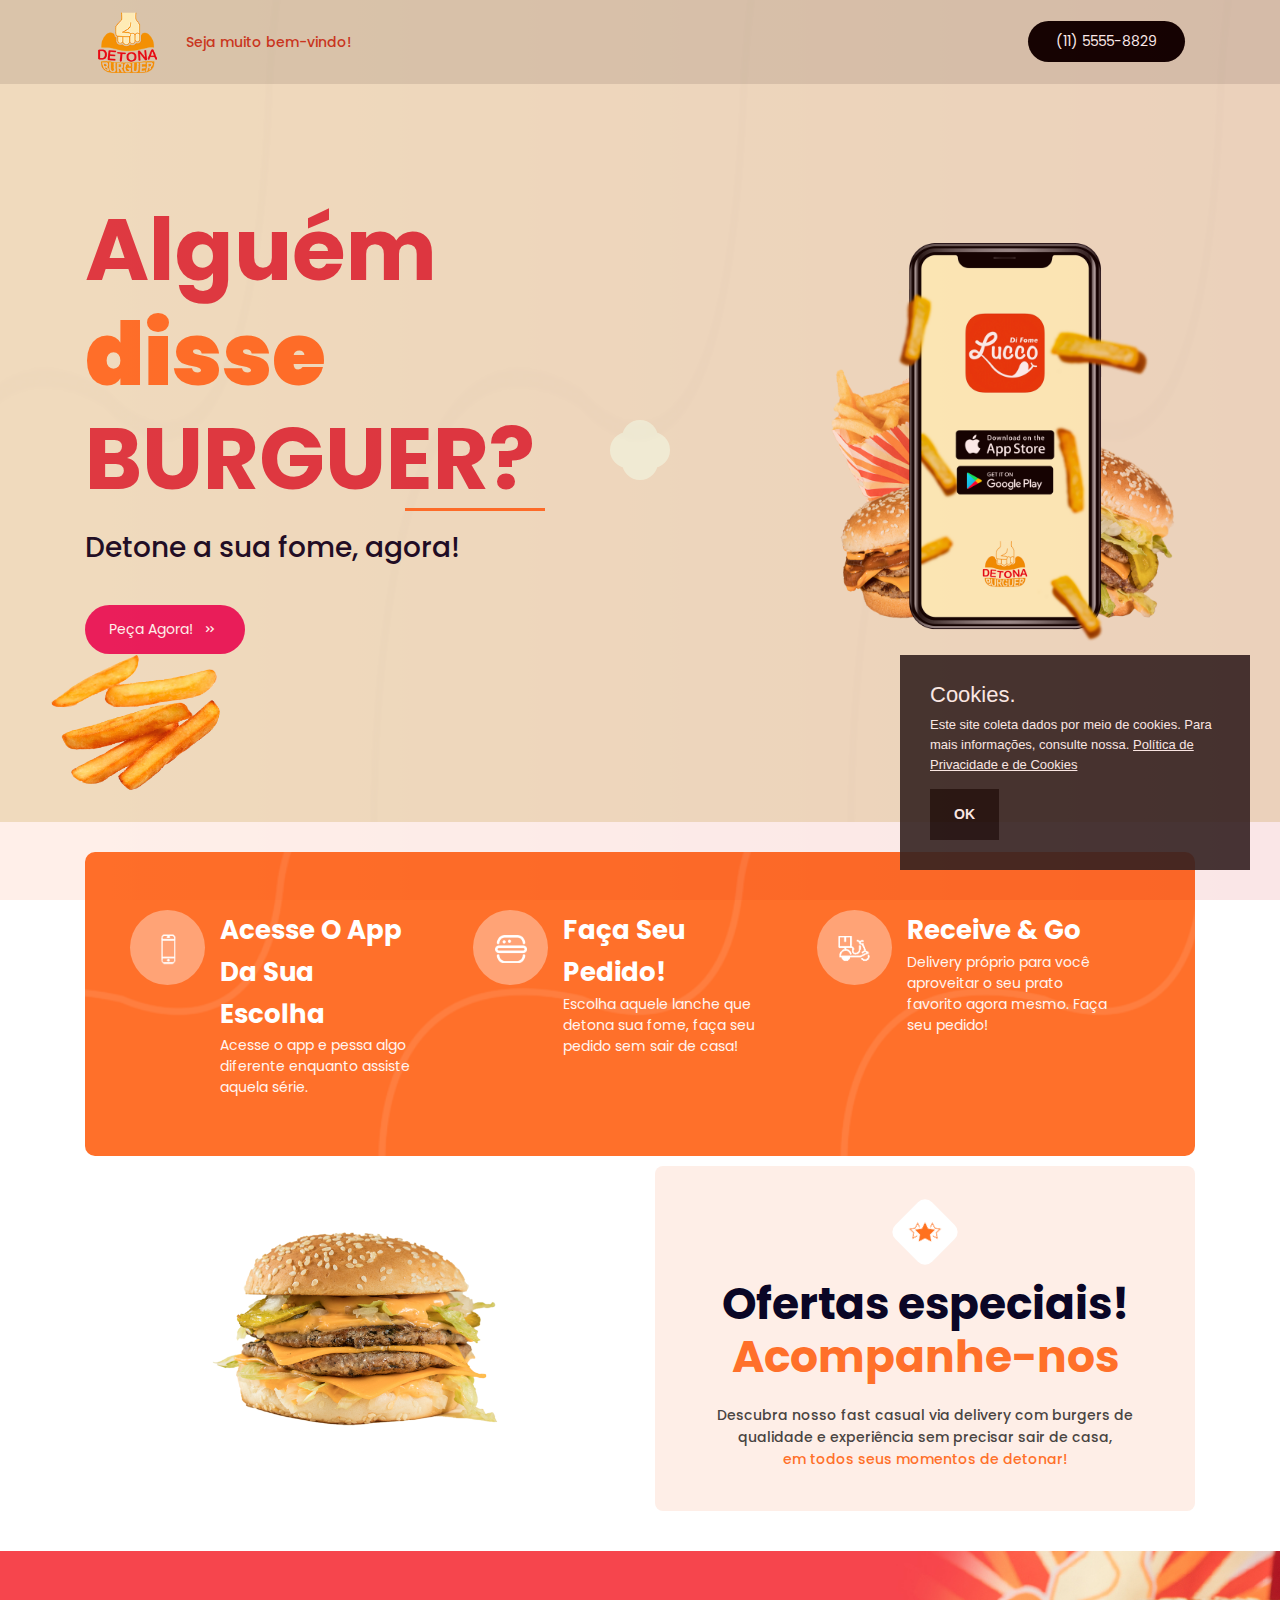
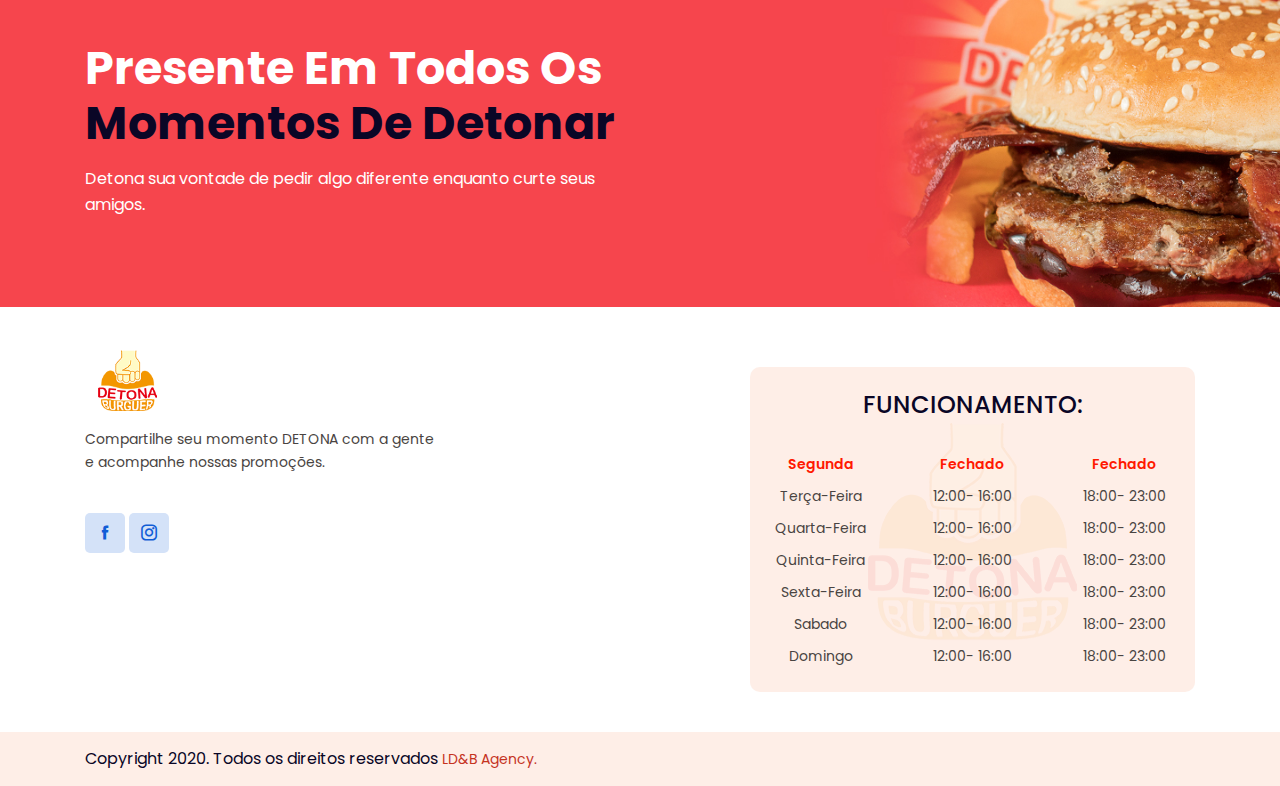
<file: index.html>
<!DOCTYPE html>
<html class="no-js" lang="zxx">
<head>
<meta name="facebook-domain-verification" content="7o86j8xq2uhvi0hx0t0e4mugpetvvq" />
<!-- Global site tag (gtag.js) - Google Analytics -->
<script async src="https://www.googletagmanager.com/gtag/js?id=G-N5CYVC6HS5"></script>
<script>
  window.dataLayer = window.dataLayer || [];
  function gtag(){dataLayer.push(arguments);}
  gtag('js', new Date());

  gtag('config', 'G-N5CYVC6HS5');
</script>
    <!-- Google Tag Manager -->
    <script>(function(w,d,s,l,i){w[l]=w[l]||[];w[l].push({'gtm.start':
    new Date().getTime(),event:'gtm.js'});var f=d.getElementsByTagName(s)[0],
    j=d.createElement(s),dl=l!='dataLayer'?'&l='+l:'';j.async=true;j.src=
    'https://www.googletagmanager.com/gtm.js?id='+i+dl;f.parentNode.insertBefore(j,f);
    })(window,document,'script','dataLayer','GTM-WZRQG5T');</script>
    <!-- End Google Tag Manager -->    
    <style>.cookieConsentContainer{z-index:999;width:350px;min-height:20px;box-sizing:border-box;padding:30px 30px 30px 30px;background:#232323;overflow:hidden;position:fixed;bottom:30px;right:30px;display:none}.cookieConsentContainer .cookieTitle a{font-family:OpenSans,arial,sans-serif;color:#fff;font-size:22px;line-height:20px;display:block}.cookieConsentContainer .cookieDesc p{margin:0;padding:0;font-family:OpenSans,arial,sans-serif;color:#fff;font-size:13px;line-height:20px;display:block;margin-top:10px}.cookieConsentContainer .cookieDesc a{font-family:OpenSans,arial,sans-serif;color:#fff;text-decoration:underline}.cookieConsentContainer .cookieButton a{display:inline-block;font-family:OpenSans,arial,sans-serif;color:#fff;font-size:14px;font-weight:700;margin-top:14px;background:#000;box-sizing:border-box;padding:15px 24px;text-align:center;transition:background .3s}.cookieConsentContainer .cookieButton a:hover{cursor:pointer;background:#3e9b67}@media (max-width:980px){.cookieConsentContainer{bottom:0!important;left:0!important;width:100%!important}}</style>
    <meta charset="UTF-8" />
    <meta name="viewport" content="width=device-width, initial-scale=1.0" />
    <title>Detona Burger</title>
    <!-- Favicon -->
    <link rel="shortcut icon" href="favicon-detona.ico" type="image/x-icon" />
    <link rel="icon" href="favicon.ico" type="image/x-icon" />
    <!-- Google Fonts -->
    <link href="https://fonts.googleapis.com/css2?family=Nunito:wght@300;400;600;700;800&family=Poppins:wght@300;400;500;600;700;800&display=swap" rel="stylesheet" />
    <!-- Icofont CSS -->
    <link rel="stylesheet" href="css/icofont.min.css" />
    <!-- Slick CSS -->
    <link rel="stylesheet" href="css/slick.css" />
    <link rel="stylesheet" href="css/slick-theme.css" />
    <!-- Bootstrap CSS -->
    <link rel="stylesheet" href="css/bootstrap.min.css" />
    <!-- Venobox CSS -->
    <link rel="stylesheet" href="css/venobox.min.css" />
    <!-- Style CSS -->
    <link rel="stylesheet" href="css/style.css" />
    <!-- Responsive CSS -->
    <link rel="stylesheet" href="css/responsive.css" />
</head>
<body>
    <!-- Google Tag Manager (noscript) -->
    <noscript><iframe src="https://www.googletagmanager.com/ns.html?id=GTM-WZRQG5T"
    height="0" width="0" style="display:none;visibility:hidden"></iframe></noscript>
    <!-- End Google Tag Manager (noscript) -->
    <!-- Preloader -->
    <div class="preloader-wrap">
        <div class="preloader">
            <span></span>
            <span></span>
            <span></span>
            <span></span>
        </div>
    </div>
    <!--HEADER PART START-->
    <header>
        <div class="header py-1">
            <div class="container">
                <nav class="navbar navbar-expand-lg navbar-light px-0 py-0">
                    <a class="navbar-brand" href="index.html">
                        <div class="logo">
                            <img src="img/logo.png" class="w-100 img-fluid" alt="" />
                        </div>
                    </a>
                    <div class="open-time">
                        <h6><span>Seja muito bem-vindo!</span></h6>
                    </div>
                    <div class="collapse navbar-collapse" id="navbarSupportedContent">
                        <ul class="navbar-nav navbar-custom">
                            <li class="nav-item last-menu-bg">
                                <span class="nav-link"><a href="tel:1155558829">(11) 5555-8829</a></span>
                            </li>
                        </ul>
                    </div>
                </nav>
            </div>
        </div>
    </header>
    <!--HEADER PART END-->

    <!--HOME HERO SECTION START-->
    <div class="home-hero-section">
        <div class="bubble">
            <img src="img/bubble.png" alt="bubble-images " class="w-100 img-fluid" />
        </div>

        <div class="container">
            <div class="row align-items-center">
                <div class="col-xs-12 col-sm-12 col-md-6 col-lg-6 col-xl-6">
                    <div class="home-hero-content">
                        <h1>Alguém <strong>disse</strong> BURGUER?</h1>
                        <p><h3>Detone a sua fome, agora!</h3></p>
                        <a class="btn menu-btn" href="app.html">Peça Agora!<i class="icofont-double-right"></i></a>
                    </div>
                </div>
                <div class="col-xs-12 col-sm-12 col-md-6 col-lg-6 col-xl-6">
                    <div class="burger-img">
                        <img src="img/burger-ifood-app.png" class="w-100 img-fluid" alt="" />
                    </div>
                </div>
            </div>
        </div>
    </div>
    <!--HOME HERO SECTION END-->

    <!--HOME SERVICES SECTION START-->
    <div class="home-services-section">
        <div class="container">
            <div class="home-services">
                <div class="form-row">
                    <div class="col-xs-12 col-sm-12 col-md-6 col-lg-4 col-xl-4">
                        <div class="image-box clearfix">
                            <div class="box-image float-left">
                                <img src="img/cel-icon.png" alt="" />
                            </div>
                            <div class="image-text float-left">
                                <h2>Acesse o app da Sua Escolha</h2>
                                <p>Acesse o app e pessa algo diferente enquanto assiste aquela série.</p>
                            </div>
                        </div>
                    </div>

                    <div class="col-xs-12 col-sm-12 col-md-6 col-lg-4 col-xl-4">
                        <div class="image-box clearfix">
                            <div class="box-image float-left">
                                <img src="img/macaron.png" alt="" />
                            </div>
                            <div class="image-text float-left">
                                <h2>Faça seu pedido!</h2>
                                <p>Escolha aquele lanche que detona sua fome, faça seu pedido sem sair de casa!</p>
                            </div>
                        </div>
                    </div>

                    <div class="col-xs-12 col-sm-12 col-md-6 col-lg-4 col-xl-4">
                        <div class="image-box clearfix">
                            <div class="box-image float-left">
                                <img src="img/dinner.png" alt="" />
                            </div>
                            <div class="image-text float-left">
                                <h2>Receive & go</h2>
                                <p>Delivery próprio para você aproveitar o seu prato favorito agora mesmo. Faça seu pedido!</p>
                            </div>
                        </div>
                    </div>
                </div>
            </div>
        </div>
    </div>
    <!--HOME SERVICES SECTION END-->

    <!--SPECIAL SECTION START-->
    <div class="special-section">
        <div class="container">
            <div class="row align-items-center">
                <div class="col-sm-12 col-md-5 col-lg-6 col-xl-6">
                    <div class="special-img">
                        <img src="img/Todayspecialimg.png" class="w-100" alt="" />
                    </div>
                </div>
                <div class="col-sm-12 col-md-7 col-lg-6 col-xl-6">
                    <div class="special-content text-center">
                        <div class="donut-icon m-auto">
                            <img src="img/donut.png" class="w-100" alt="" />
                        </div>
                        <h2>
                            Ofertas especiais!
                            <span>Acompanhe-nos</span>
                        </h2>
                        <p>
                            Descubra nosso fast casual via delivery com burgers de qualidade e experiência sem precisar sair de casa,
                            <p><span> em todos seus momentos de detonar!</span></p>
                        </p>
                    </div>
                </div>
            </div>
        </div>
    </div>
    <!--SPECIAL SECTION END-->

    <!--TESTY FOOD SECTION START-->
    <div class="testy-section">
        <div class="container">
            <div class="row align-items-center">
                <div class="col-md-6 col-lg-6">
                    <div class="testy-content">
                        <h3>presente em todos os <span>momentos de detonar</span></h3>
                        <p>Detona sua vontade de pedir algo diferente enquanto curte seus amigos.</p>
                    </div>
                </div>
            </div>
        </div>
    </div>
    <!--TESTY FOOD SECTION END-->

    <!--FOOTER TOP SECTION START-->
    <div class="footer-top" id="habilite-gzip">
        <div class="container">
            <div class="row">
                <div class="col-xs-12 col-sm-6 col-md-6 col-lg-4">
                    <div class="footer-top-content">
                        <div class="logo">
                            <img src="img/logo.png" class="w-100 img-fluid" alt="" />
                        </div>
                        <p>Compartilhe seu momento DETONA com a gente e acompanhe nossas promoções.</p>
                        <ul class="social-icon-list">
                            <li>
                                <a href="https://www.facebook.com/detonaburgueroficial"><i class="icofont-facebook"></i></a>
                            </li>
                            <li class="social-icon custom-icon-instagram">
                                <a href="https://instagram.com/detonaburgueroficial"><i class="icofont-instagram"></i></a>
                            </li>
                        </ul>
                    </div>
                </div>

                <div class="col-xs-12 col-sm-6 col-md-6 col-lg-3">
                    <div class="contact-content">
                    </div>
                </div>

                <div class="col-xs-12 col-sm-12 col-md-12 col-lg-5">
                    <div class="opening-hours">
                        <div class="opening-content">
                            <h3>FUNCIONAMENTO:</h3>
                            <div class="row mt-4">
                                <div class="col-4 mt-2">
                                    <span class="closeing-day">Segunda</span>
                                </div>
                                <div class="col-4 mt-2">
                                    <span class="closeing-day">Fechado</span>
                                </div>
                                <div class="col-4 mt-2">
                                    <span class="closeing-day">Fechado</span>
                                </div>
                                <div class="col-4 mt-2">
                                    <span>Terça-Feira</span>
                                </div>
                                <div class="col-4 mt-2">
                                    <span>12:00- 16:00</span>
                                </div>
                                <div class="col-4 mt-2">
                                    <span>18:00- 23:00</span>
                                </div>
                                <div class="col-4 mt-2">
                                    <span>Quarta-Feira</span>
                                </div>
                                <div class="col-4 mt-2">
                                    <span>12:00- 16:00</span>
                                </div>
                                <div class="col-4 mt-2">
                                    <span>18:00- 23:00</span>
                                </div>
                                <div class="col-4 mt-2">
                                    <span>Quinta-Feira</span>
                                </div>
                                <div class="col-4 mt-2">
                                    <span>12:00- 16:00</span>
                                </div>
                                <div class="col-4 mt-2">
                                    <span>18:00- 23:00</span>
                                </div>
                                <div class="col-4 mt-2">
                                    <span>Sexta-Feira</span>
                                </div>
                                <div class="col-4 mt-2">
                                    <span>12:00- 16:00</span>
                                </div>
                                <div class="col-4 mt-2">
                                    <span>18:00- 23:00</span>
                                </div>
                                <div class="col-4 mt-2">
                                    <span>Sabado</span>
                                </div>
                                <div class="col-4 mt-2">
                                    <span>12:00- 16:00</span>
                                </div>
                                <div class="col-4 mt-2">
                                    <span>18:00- 23:00</span>
                                </div>
                                <div class="col-4 mt-2">
                                    <span>Domingo</span>
                                </div>
                                <div class="col-4 mt-2">
                                    <span>12:00- 16:00</span>
                                </div>
                                <div class="col-4 mt-2">
                                    <span>18:00- 23:00</span>
                                </div>
                            </div>
                        </div>
                    </div>
                </div>
            </div>
        </div>
    </div>
    <!--FOOTER TOP SECTION END-->

    <!--FOOTER BOTTOM START-->
    <div class="footer-bootom">
        <div class="container">
            <div class="row">
                <div class="col-xs-12 col-sm-12 col-md-7 col-lg-7 col-xl-7">
                    <div class="open-time">
                        <p>Copyright 2020. Todos os direitos reservados<a href="https://ldbagency.com.br/"><span> LD&B Agency.</span></a></p>
                    </div>
                </div>
                <div class="col-xs-12 col-sm-12 col-md-5 col-lg-5 col-xl-5">
                </div>
            </div>
        </div>
    </div>
    <!--FOOTER BOTTOM END-->

    <!-- jQuery File-->
    <script src="js/jquery-3.5.1.min.js"></script>
    <!-- Popper JS -->
    <script src="js/popper.min.js"></script>
    <!-- Slick JS -->
    <script src="js/slick.min.js"></script>
    <!-- Bootstrap JS -->
    <script src="js/bootstrap.min.js"></script>
    <!-- Venobox JS -->
    <script src="js/venobox.min.js"></script>
    <!-- main.js -->
    <script src="js/main.js"></script>
    <script>var purecookieTitle="Cookies.",purecookieDesc="Este site coleta dados por meio de cookies. Para mais informações, consulte nossa.",purecookieLink='<a href="privacy-policy.html" target="_blank">Política de Privacidade e de Cookies</a>',purecookieButton="OK";function pureFadeIn(e,o){var i=document.getElementById(e);i.style.opacity=0,i.style.display=o||"block",function e(){var o=parseFloat(i.style.opacity);(o+=.02)>1||(i.style.opacity=o,requestAnimationFrame(e))}()}function pureFadeOut(e){var o=document.getElementById(e);o.style.opacity=1,function e(){(o.style.opacity-=.02)<0?o.style.display="none":requestAnimationFrame(e)}()}function setCookie(e,o,i){var t="";if(i){var n=new Date;n.setTime(n.getTime()+24*i*60*60*1e3),t="; expires="+n.toUTCString()}document.cookie=e+"="+(o||"")+t+"; path=/"}function getCookie(e){for(var o=e+"=",i=document.cookie.split(";"),t=0;t<i.length;t++){for(var n=i[t];" "==n.charAt(0);)n=n.substring(1,n.length);if(0==n.indexOf(o))return n.substring(o.length,n.length)}return null}function eraseCookie(e){document.cookie=e+"=; Max-Age=-99999999;"}function cookieConsent(){getCookie("purecookieDismiss")||(document.body.innerHTML+='<div class="cookieConsentContainer" id="cookieConsentContainer"><div class="cookieTitle"><a>'+purecookieTitle+'</a></div><div class="cookieDesc"><p>'+purecookieDesc+" "+purecookieLink+'</p></div><div class="cookieButton"><a onClick="purecookieDismiss();">'+purecookieButton+"</a></div></div>",pureFadeIn("cookieConsentContainer"))}function purecookieDismiss(){setCookie("purecookieDismiss","1",30),pureFadeOut("cookieConsentContainer")}window.onload=cookieConsent();</script>
</body>
</html>
</file>
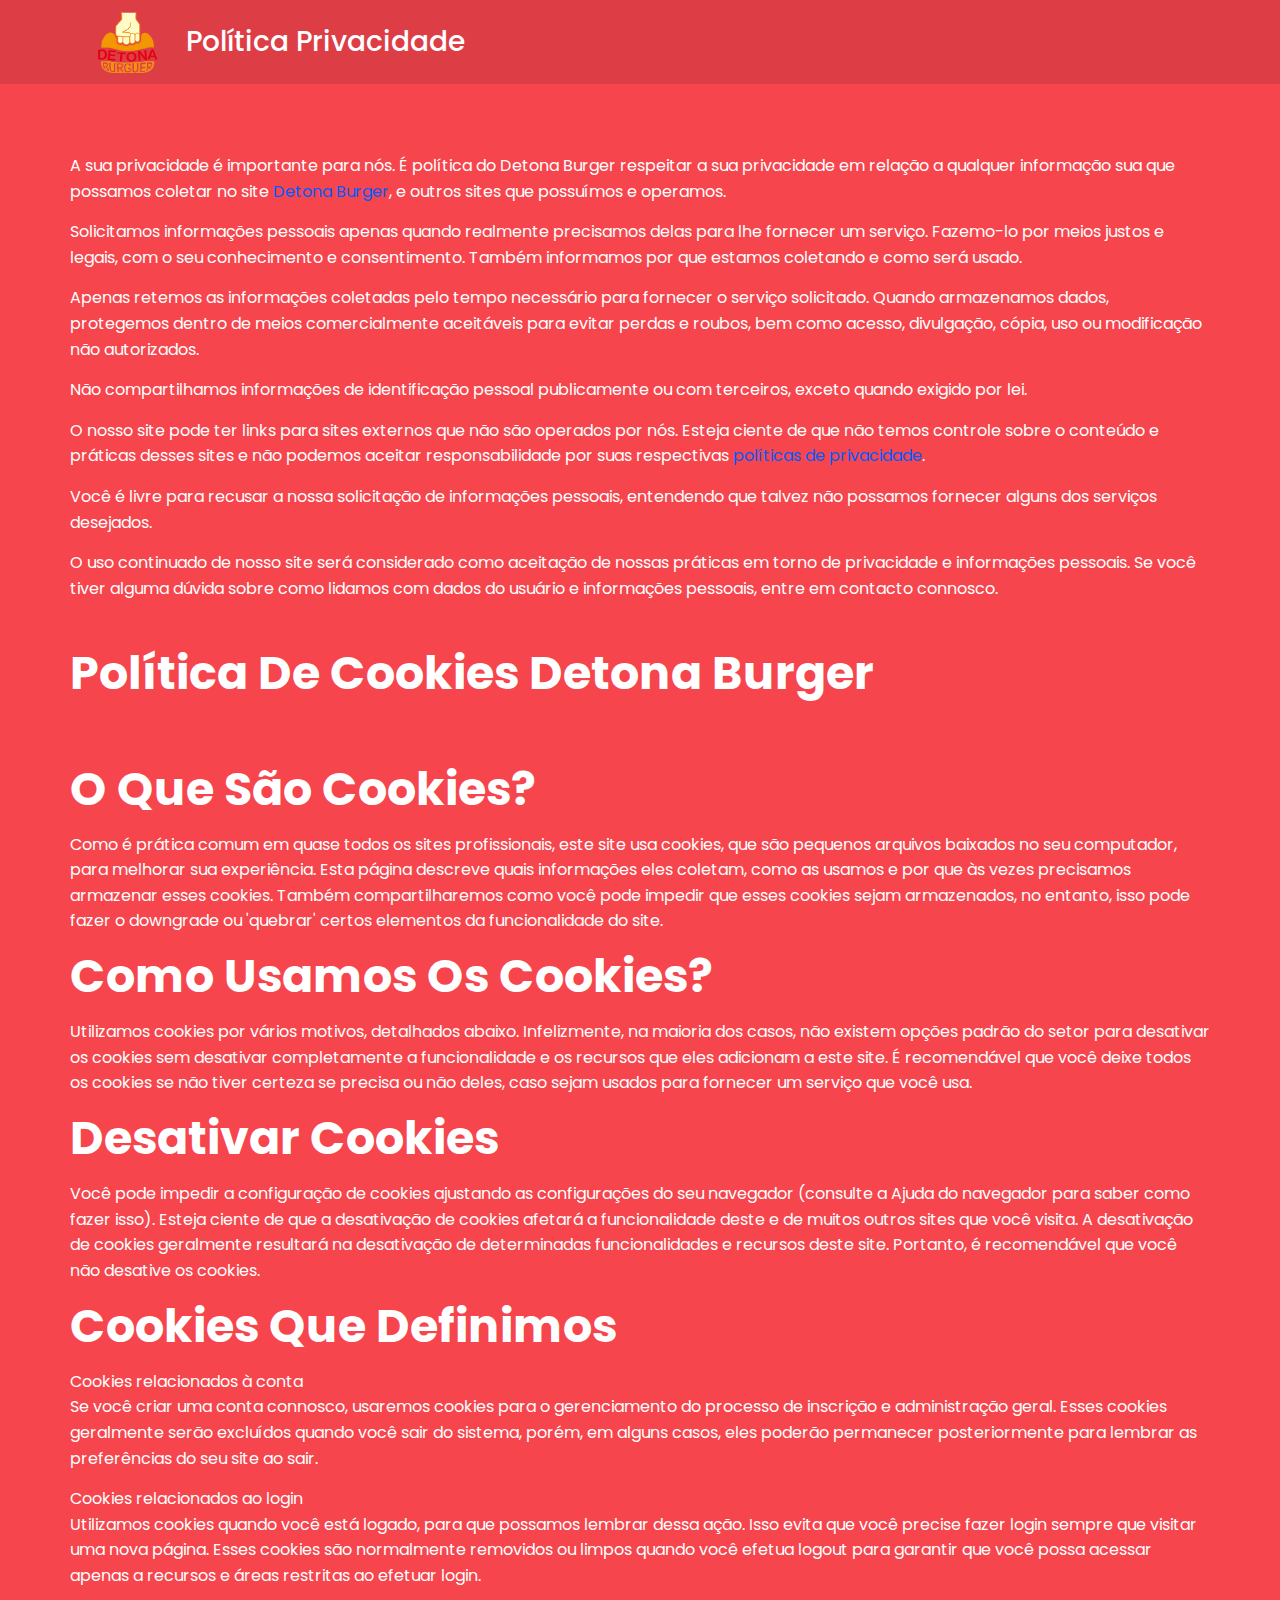
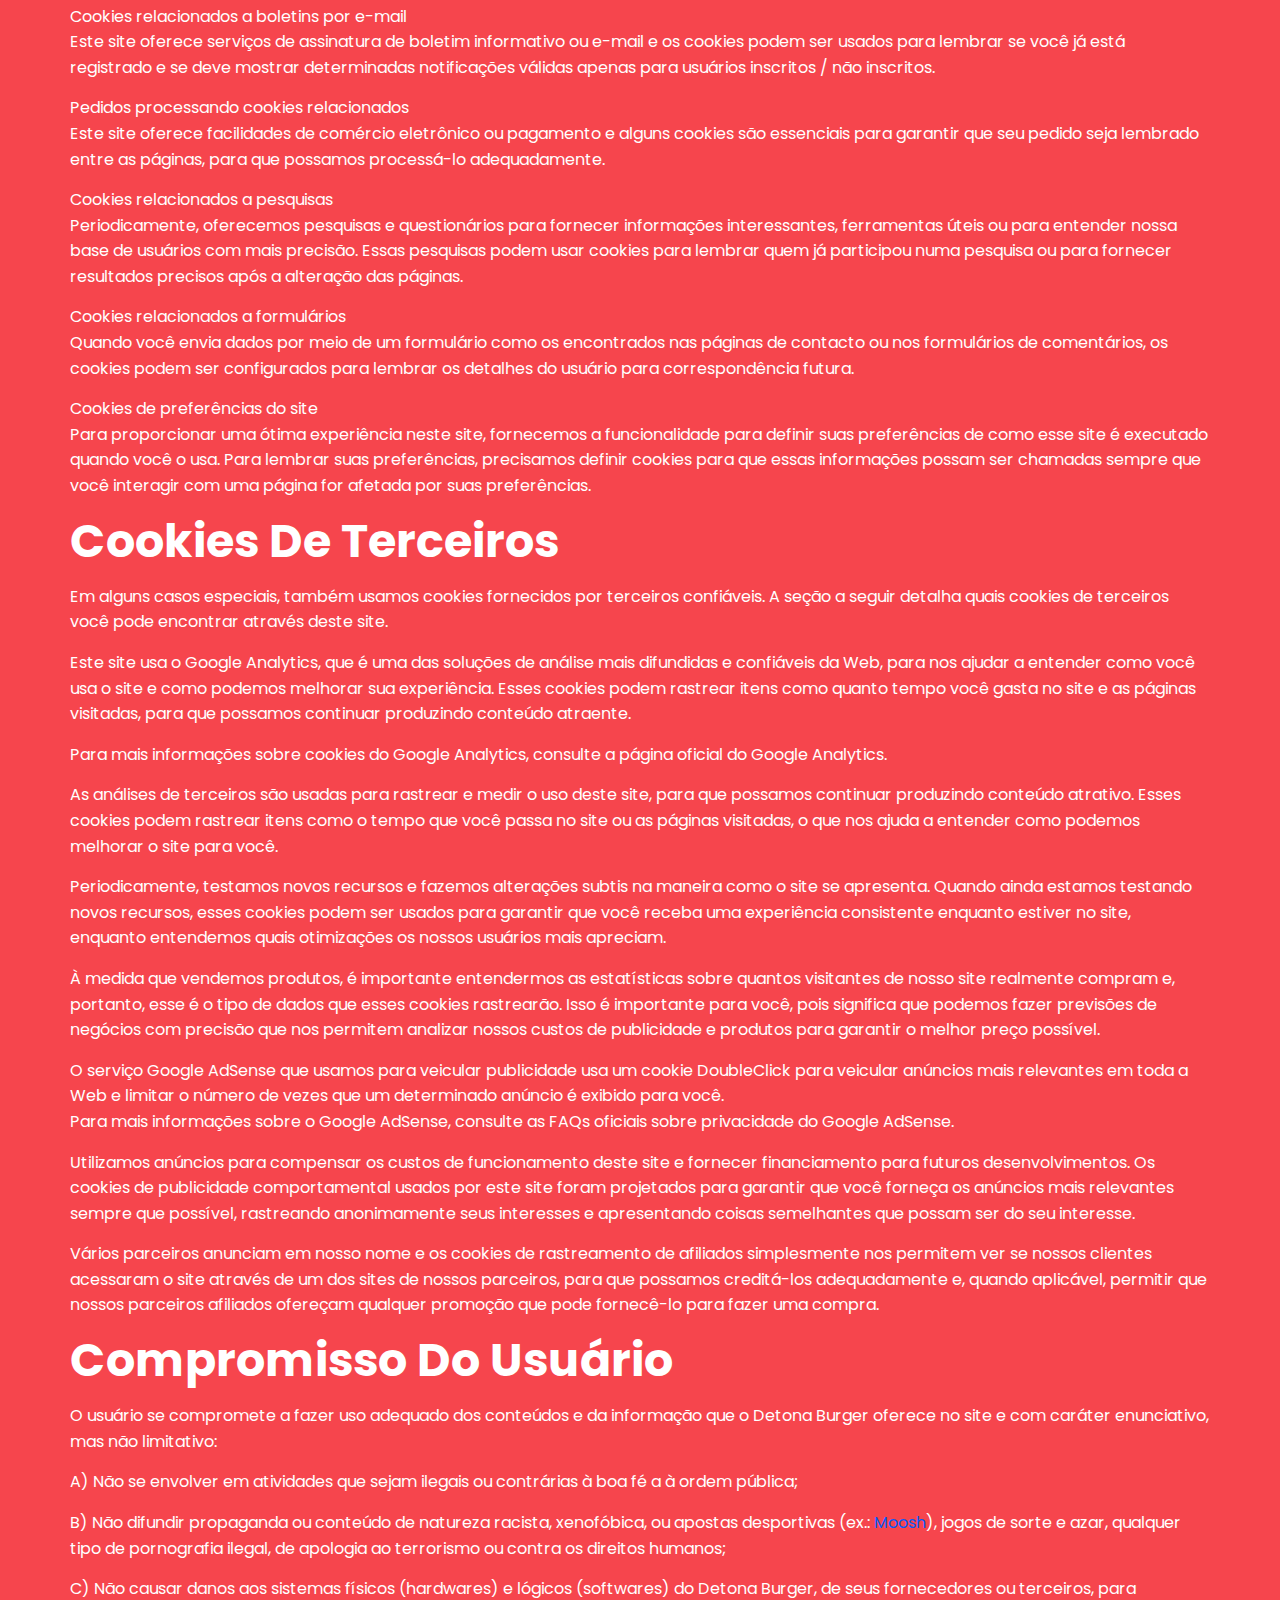
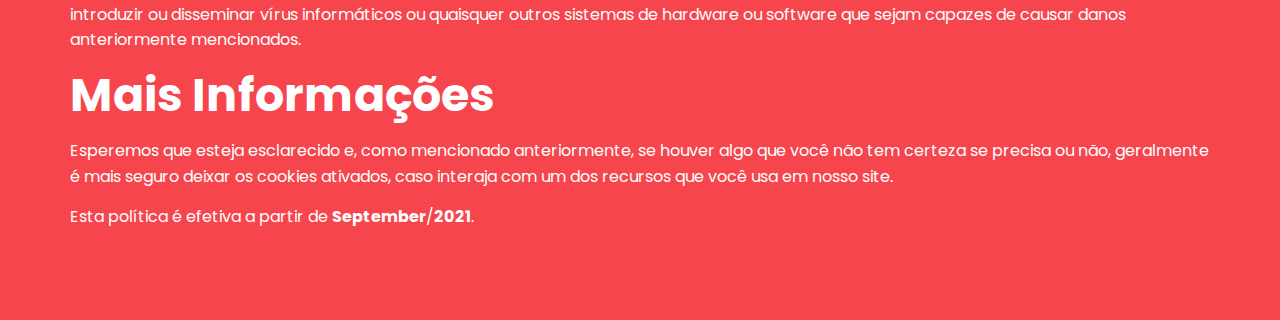
<file: privacy-policy.html>
<!DOCTYPE html>
<html class="no-js" lang="zxx">
<head>
    <meta name="facebook-domain-verification" content="7o86j8xq2uhvi0hx0t0e4mugpetvvq" />
    <!-- Global site tag (gtag.js) - Google Analytics -->
<script async src="https://www.googletagmanager.com/gtag/js?id=G-N5CYVC6HS5"></script>
<script>
  window.dataLayer = window.dataLayer || [];
  function gtag(){dataLayer.push(arguments);}
  gtag('js', new Date());

  gtag('config', 'G-N5CYVC6HS5');
</script>
    <!-- Google Tag Manager -->
    <script>(function(w,d,s,l,i){w[l]=w[l]||[];w[l].push({'gtm.start':
    new Date().getTime(),event:'gtm.js'});var f=d.getElementsByTagName(s)[0],
    j=d.createElement(s),dl=l!='dataLayer'?'&l='+l:'';j.async=true;j.src=
    'https://www.googletagmanager.com/gtm.js?id='+i+dl;f.parentNode.insertBefore(j,f);
    })(window,document,'script','dataLayer','GTM-WZRQG5T');</script>
    <!-- End Google Tag Manager -->
    <style>.cookieConsentContainer{z-index:999;width:350px;min-height:20px;box-sizing:border-box;padding:30px 30px 30px 30px;background:#232323;overflow:hidden;position:fixed;bottom:30px;right:30px;display:none}.cookieConsentContainer .cookieTitle a{font-family:OpenSans,arial,sans-serif;color:#fff;font-size:22px;line-height:20px;display:block}.cookieConsentContainer .cookieDesc p{margin:0;padding:0;font-family:OpenSans,arial,sans-serif;color:#fff;font-size:13px;line-height:20px;display:block;margin-top:10px}.cookieConsentContainer .cookieDesc a{font-family:OpenSans,arial,sans-serif;color:#fff;text-decoration:underline}.cookieConsentContainer .cookieButton a{display:inline-block;font-family:OpenSans,arial,sans-serif;color:#fff;font-size:14px;font-weight:700;margin-top:14px;background:#000;box-sizing:border-box;padding:15px 24px;text-align:center;transition:background .3s}.cookieConsentContainer .cookieButton a:hover{cursor:pointer;background:#3e9b67}@media (max-width:980px){.cookieConsentContainer{bottom:0!important;left:0!important;width:100%!important}}</style>
    <meta charset="UTF-8" />
    <meta name="viewport" content="width=device-width, initial-scale=1.0" />
    <title>Detona Burger</title>
    <!-- Favicon -->
    <link rel="shortcut icon" href="favicon-detona.ico" type="image/x-icon" />
    <link rel="icon" href="favicon.ico" type="image/x-icon" />
    <!-- Google Fonts -->
    <link href="https://fonts.googleapis.com/css2?family=Nunito:wght@300;400;600;700;800&family=Poppins:wght@300;400;500;600;700;800&display=swap" rel="stylesheet" />
    <!-- Icofont CSS -->
    <link rel="stylesheet" href="css/icofont.min.css" />
    <!-- Slick CSS -->
    <link rel="stylesheet" href="css/slick.css" />
    <link rel="stylesheet" href="css/slick-theme.css" />
    <!-- Bootstrap CSS -->
    <link rel="stylesheet" href="css/bootstrap.min.css" />
    <!-- Venobox CSS -->
    <link rel="stylesheet" href="css/venobox.min.css" />
    <!-- Style CSS -->
    <link rel="stylesheet" href="css/style.css" />
    <!-- Responsive CSS -->
    <link rel="stylesheet" href="css/responsive.css" />
</head>
<body>
    <!-- Google Tag Manager (noscript) -->
    <noscript><iframe src="https://www.googletagmanager.com/ns.html?id=GTM-WZRQG5T"
    height="0" width="0" style="display:none;visibility:hidden"></iframe></noscript>
    <!-- End Google Tag Manager (noscript) -->
        <!--HEADER PART START-->
        <header>
            <div class="header py-1">
                <div class="container">
                    <nav class="navbar navbar-expand-lg navbar-light px-0 py-0">
                        <a class="navbar-brand" href="index.html">
                            <div class="logo">
                                <img src="img/logo.png" class="w-100 img-fluid" alt="" />
                            </div>
                        </a>
                        <div class="open-time">
                            <p><h3 style="color: #fff;">Pol&iacute;tica Privacidade</h3>
                        </div>
                    </nav>
                </div>
            </div>
        </header>
        <!--HEADER PART END-->

        <!--TESTY FOOD SECTION START-->
        <div class="testy-section">
            <div class="container">
                <div class="row align-items-center">
                    <div class="col-md-22 col-lg-22">
                        <div class="testy-content">
                            <br><br><p>A sua privacidade &eacute; importante para n&oacute;s. &Eacute; pol&iacute;tica do Detona Burger respeitar a sua privacidade em rela&ccedil;&atilde;o a qualquer informa&ccedil;&atilde;o sua que possamos coletar no site&nbsp;<a href="https://www.detonaburger.com/" style="box-sizing: border-box; color: rgb(5, 90, 249); text-decoration: none; background-color: transparent;">Detona Burger</a>, e outros sites que possu&iacute;mos e operamos.</p>
                            <p>Solicitamos informa&ccedil;&otilde;es pessoais apenas quando realmente precisamos delas para lhe fornecer um servi&ccedil;o. Fazemo-lo por meios justos e legais, com o seu conhecimento e consentimento. Tamb&eacute;m informamos por que estamos coletando e como ser&aacute; usado.</p>
                            <p>Apenas retemos as informa&ccedil;&otilde;es coletadas pelo tempo necess&aacute;rio para fornecer o servi&ccedil;o solicitado. Quando armazenamos dados, protegemos dentro de meios comercialmente aceit&aacute;veis para evitar perdas e roubos, bem como acesso, divulga&ccedil;&atilde;o, c&oacute;pia, uso ou modifica&ccedil;&atilde;o n&atilde;o autorizados.</p>
                            <p>N&atilde;o compartilhamos informa&ccedil;&otilde;es de identifica&ccedil;&atilde;o pessoal publicamente ou com terceiros, exceto quando exigido por lei.</p>
                            <p>O nosso site pode ter links para sites externos que n&atilde;o s&atilde;o operados por n&oacute;s. Esteja ciente de que n&atilde;o temos controle sobre o conte&uacute;do e pr&aacute;ticas desses sites e n&atilde;o podemos aceitar responsabilidade por suas respectivas&nbsp;<a href="https://politicaprivacidade.com/" style="box-sizing: border-box; color: rgb(5, 90, 249); text-decoration: none; background-color: transparent;" target="_BLANK">pol&iacute;ticas de privacidade</a>.</p>
                            <p>Voc&ecirc; &eacute; livre para recusar a nossa solicita&ccedil;&atilde;o de informa&ccedil;&otilde;es pessoais, entendendo que talvez n&atilde;o possamos fornecer alguns dos servi&ccedil;os desejados.</p>
                            <p>O uso continuado de nosso site ser&aacute; considerado como aceita&ccedil;&atilde;o de nossas pr&aacute;ticas em torno de privacidade e informa&ccedil;&otilde;es pessoais. Se voc&ecirc; tiver alguma d&uacute;vida sobre como lidamos com dados do usu&aacute;rio e informa&ccedil;&otilde;es pessoais, entre em contacto connosco.</p>
                            <p><p></p><p><h3>Pol&iacute;tica de Cookies Detona Burger</h3><p><p></p><p></p>
                            <p><h3>O que s&atilde;o cookies?</h3>
                            <p>Como &eacute; pr&aacute;tica comum em quase todos os sites profissionais, este site usa cookies, que s&atilde;o pequenos arquivos baixados no seu computador, para melhorar sua experi&ecirc;ncia. Esta p&aacute;gina descreve quais informa&ccedil;&otilde;es eles coletam, como as usamos e por que &agrave;s vezes precisamos armazenar esses cookies. Tamb&eacute;m compartilharemos como voc&ecirc; pode impedir que esses cookies sejam armazenados, no entanto, isso pode fazer o downgrade ou &apos;quebrar&apos; certos elementos da funcionalidade do site.</p>
                            <p><h3>Como usamos os cookies?</h3>
                            <p>Utilizamos cookies por v&aacute;rios motivos, detalhados abaixo. Infelizmente, na maioria dos casos, n&atilde;o existem op&ccedil;&otilde;es padr&atilde;o do setor para desativar os cookies sem desativar completamente a funcionalidade e os recursos que eles adicionam a este site. &Eacute; recomend&aacute;vel que voc&ecirc; deixe todos os cookies se n&atilde;o tiver certeza se precisa ou n&atilde;o deles, caso sejam usados para fornecer um servi&ccedil;o que voc&ecirc; usa.</p>
                            <p><h3>Desativar cookies</h3>
                            <p>Voc&ecirc; pode impedir a configura&ccedil;&atilde;o de cookies ajustando as configura&ccedil;&otilde;es do seu navegador (consulte a Ajuda do navegador para saber como fazer isso). Esteja ciente de que a desativa&ccedil;&atilde;o de cookies afetar&aacute; a funcionalidade deste e de muitos outros sites que voc&ecirc; visita. A desativa&ccedil;&atilde;o de cookies geralmente resultar&aacute; na desativa&ccedil;&atilde;o de determinadas funcionalidades e recursos deste site. Portanto, &eacute; recomend&aacute;vel que voc&ecirc; n&atilde;o desative os cookies.</p>
                            <p><h3>Cookies que definimos</h3>
                            <lu>
                                <p>Cookies relacionados &agrave; conta<br>Se voc&ecirc; criar uma conta connosco, usaremos cookies para o gerenciamento do processo de inscri&ccedil;&atilde;o e administra&ccedil;&atilde;o geral. Esses cookies geralmente ser&atilde;o exclu&iacute;dos quando voc&ecirc; sair do sistema, por&eacute;m, em alguns casos, eles poder&atilde;o permanecer posteriormente para lembrar as prefer&ecirc;ncias do seu site ao sair.<br></li>
                                <p>Cookies relacionados ao login<br>Utilizamos cookies quando voc&ecirc; est&aacute; logado, para que possamos lembrar dessa a&ccedil;&atilde;o. Isso evita que voc&ecirc; precise fazer login sempre que visitar uma nova p&aacute;gina. Esses cookies s&atilde;o normalmente removidos ou limpos quando voc&ecirc; efetua logout para garantir que voc&ecirc; possa acessar apenas a recursos e &aacute;reas restritas ao efetuar login.<br></li>
                                <p>Cookies relacionados a boletins por e-mail<br>Este site oferece servi&ccedil;os de assinatura de boletim informativo ou e-mail e os cookies podem ser usados para lembrar se voc&ecirc; j&aacute; est&aacute; registrado e se deve mostrar determinadas notifica&ccedil;&otilde;es v&aacute;lidas apenas para usu&aacute;rios inscritos / n&atilde;o inscritos.<br></li>
                                <p>Pedidos processando cookies relacionados<br>Este site oferece facilidades de com&eacute;rcio eletr&ocirc;nico ou pagamento e alguns cookies s&atilde;o essenciais para garantir que seu pedido seja lembrado entre as p&aacute;ginas, para que possamos process&aacute;-lo adequadamente.<br></li>
                                <p>Cookies relacionados a pesquisas<br>Periodicamente, oferecemos pesquisas e question&aacute;rios para fornecer informa&ccedil;&otilde;es interessantes, ferramentas &uacute;teis ou para entender nossa base de usu&aacute;rios com mais precis&atilde;o. Essas pesquisas podem usar cookies para lembrar quem j&aacute; participou numa pesquisa ou para fornecer resultados precisos ap&oacute;s a altera&ccedil;&atilde;o das p&aacute;ginas.<br></li>
                                <p>Cookies relacionados a formul&aacute;rios<br>Quando voc&ecirc; envia dados por meio de um formul&aacute;rio como os encontrados nas p&aacute;ginas de contacto ou nos formul&aacute;rios de coment&aacute;rios, os cookies podem ser configurados para lembrar os detalhes do usu&aacute;rio para correspond&ecirc;ncia futura.<br></li>
                                <p>Cookies de prefer&ecirc;ncias do site<br>Para proporcionar uma &oacute;tima experi&ecirc;ncia neste site, fornecemos a funcionalidade para definir suas prefer&ecirc;ncias de como esse site &eacute; executado quando voc&ecirc; o usa. Para lembrar suas prefer&ecirc;ncias, precisamos definir cookies para que essas informa&ccedil;&otilde;es possam ser chamadas sempre que voc&ecirc; interagir com uma p&aacute;gina for afetada por suas prefer&ecirc;ncias.</li>
                            </ul>
                            <p><h3>Cookies de Terceiros</h3>
                            <p>Em alguns casos especiais, tamb&eacute;m usamos cookies fornecidos por terceiros confi&aacute;veis. A se&ccedil;&atilde;o a seguir detalha quais cookies de terceiros voc&ecirc; pode encontrar atrav&eacute;s deste site.</p>
                            <lu>
                                <p>Este site usa o Google Analytics, que &eacute; uma das solu&ccedil;&otilde;es de an&aacute;lise mais difundidas e confi&aacute;veis da Web, para nos ajudar a entender como voc&ecirc; usa o site e como podemos melhorar sua experi&ecirc;ncia. Esses cookies podem rastrear itens como quanto tempo voc&ecirc; gasta no site e as p&aacute;ginas visitadas, para que possamos continuar produzindo conte&uacute;do atraente.</li>
                            </ul>
                            <p>Para mais informa&ccedil;&otilde;es sobre cookies do Google Analytics, consulte a p&aacute;gina oficial do Google Analytics.</p>
                            <lu>
                                <p>As an&aacute;lises de terceiros s&atilde;o usadas para rastrear e medir o uso deste site, para que possamos continuar produzindo conte&uacute;do atrativo. Esses cookies podem rastrear itens como o tempo que voc&ecirc; passa no site ou as p&aacute;ginas visitadas, o que nos ajuda a entender como podemos melhorar o site para voc&ecirc;.</li>
                                <p>Periodicamente, testamos novos recursos e fazemos altera&ccedil;&otilde;es subtis na maneira como o site se apresenta. Quando ainda estamos testando novos recursos, esses cookies podem ser usados para garantir que voc&ecirc; receba uma experi&ecirc;ncia consistente enquanto estiver no site, enquanto entendemos quais otimiza&ccedil;&otilde;es os nossos usu&aacute;rios mais apreciam.</li>
                                <p>&Agrave; medida que vendemos produtos, &eacute; importante entendermos as estat&iacute;sticas sobre quantos visitantes de nosso site realmente compram e, portanto, esse &eacute; o tipo de dados que esses cookies rastrear&atilde;o. Isso &eacute; importante para voc&ecirc;, pois significa que podemos fazer previs&otilde;es de neg&oacute;cios com precis&atilde;o que nos permitem analizar nossos custos de publicidade e produtos para garantir o melhor pre&ccedil;o poss&iacute;vel.</li>
                                <p>O servi&ccedil;o Google AdSense que usamos para veicular publicidade usa um cookie DoubleClick para veicular an&uacute;ncios mais relevantes em toda a Web e limitar o n&uacute;mero de vezes que um determinado an&uacute;ncio &eacute; exibido para voc&ecirc;.<br>Para mais informa&ccedil;&otilde;es sobre o Google AdSense, consulte as FAQs oficiais sobre privacidade do Google AdSense.</li>
                                <p>Utilizamos an&uacute;ncios para compensar os custos de funcionamento deste site e fornecer financiamento para futuros desenvolvimentos. Os cookies de publicidade comportamental usados por este site foram projetados para garantir que voc&ecirc; forne&ccedil;a os an&uacute;ncios mais relevantes sempre que poss&iacute;vel, rastreando anonimamente seus interesses e apresentando coisas semelhantes que possam ser do seu interesse.</li>
                                <p>V&aacute;rios parceiros anunciam em nosso nome e os cookies de rastreamento de afiliados simplesmente nos permitem ver se nossos clientes acessaram o site atrav&eacute;s de um dos sites de nossos parceiros, para que possamos credit&aacute;-los adequadamente e, quando aplic&aacute;vel, permitir que nossos parceiros afiliados ofere&ccedil;am qualquer promo&ccedil;&atilde;o que pode fornec&ecirc;-lo para fazer uma compra.</li>
                            </ul>
                            <p><h3>Compromisso do Usu&aacute;rio</h3>
                            <p>O usu&aacute;rio se compromete a fazer uso adequado dos conte&uacute;dos e da informa&ccedil;&atilde;o que o Detona Burger oferece no site e com car&aacute;ter enunciativo, mas n&atilde;o limitativo:</p>
                            <lu>
                                <p>A) N&atilde;o se envolver em atividades que sejam ilegais ou contr&aacute;rias &agrave; boa f&eacute; a &agrave; ordem p&uacute;blica;</li>
                                <p>B) N&atilde;o difundir propaganda ou conte&uacute;do de natureza racista, xenof&oacute;bica, ou apostas desportivas (ex.:<a href="https://ondeapostar.pt/review/moosh-portugal/" style="box-sizing: border-box; color: rgb(5, 90, 249); text-decoration: none; background-color: transparent;">&nbsp;Moosh</a>), jogos de sorte e azar, qualquer tipo de pornografia ilegal, de apologia ao terrorismo ou contra os direitos humanos;</li>
                                <p>C) N&atilde;o causar danos aos sistemas f&iacute;sicos (hardwares) e l&oacute;gicos (softwares) do Detona Burger, de seus fornecedores ou terceiros, para introduzir ou disseminar v&iacute;rus inform&aacute;ticos ou quaisquer outros sistemas de hardware ou software que sejam capazes de causar danos anteriormente mencionados.</li>
                            </ul>
                            <p><h3>Mais informa&ccedil;&otilde;es</h3>
                            <p>Esperemos que esteja esclarecido e, como mencionado anteriormente, se houver algo que voc&ecirc; n&atilde;o tem certeza se precisa ou n&atilde;o, geralmente &eacute; mais seguro deixar os cookies ativados, caso interaja com um dos recursos que voc&ecirc; usa em nosso site.</p>
                            <p>Esta pol&iacute;tica &eacute; efetiva a partir de&nbsp;<strong style="box-sizing: border-box; font-weight: bolder;">September</strong>/<strong style="box-sizing: border-box; font-weight: bolder;">2021</strong>.</p>
                        </div>
                    </div>
                </div>
            </div>
        </div>
        <!--TESTY FOOD SECTION END-->
</body>
</html>
</file>
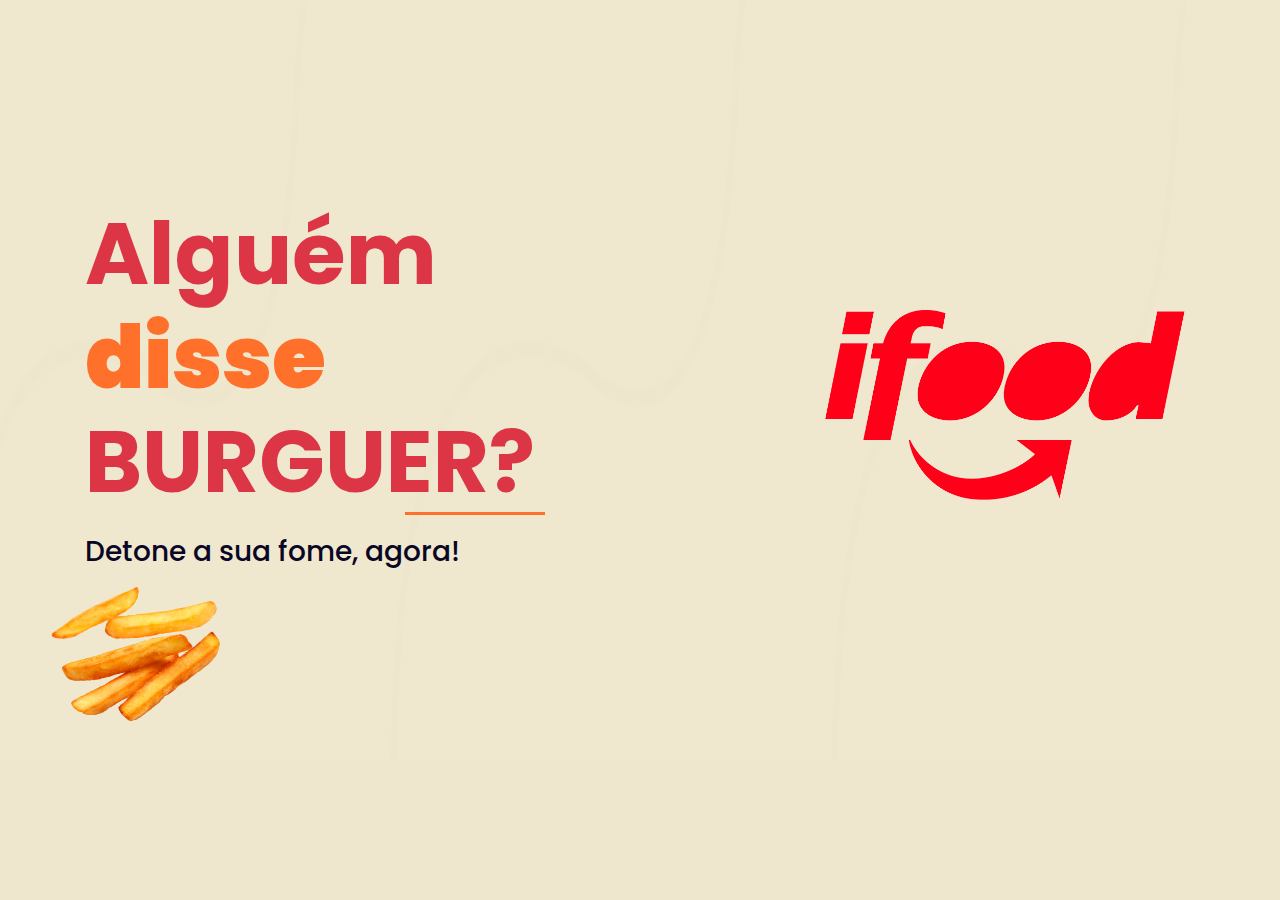
<file: Redirect.html>
<!DOCTYPE html>
<html class="no-js" lang="zxx">
<head>
    <meta name="facebook-domain-verification" content="7o86j8xq2uhvi0hx0t0e4mugpetvvq" />
    <!-- Global site tag (gtag.js) - Google Analytics -->
<script async src="https://www.googletagmanager.com/gtag/js?id=G-N5CYVC6HS5"></script>
<script>
  window.dataLayer = window.dataLayer || [];
  function gtag(){dataLayer.push(arguments);}
  gtag('js', new Date());

  gtag('config', 'G-N5CYVC6HS5');
</script>
    <!-- Google Tag Manager -->
    <script>(function(w,d,s,l,i){w[l]=w[l]||[];w[l].push({'gtm.start':
    new Date().getTime(),event:'gtm.js'});var f=d.getElementsByTagName(s)[0],
    j=d.createElement(s),dl=l!='dataLayer'?'&l='+l:'';j.async=true;j.src=
    'https://www.googletagmanager.com/gtm.js?id='+i+dl;f.parentNode.insertBefore(j,f);
    })(window,document,'script','dataLayer','GTM-WZRQG5T');</script>
    <!-- End Google Tag Manager -->
    <meta charset="UTF-8" />
    <meta name="viewport" content="width=device-width, initial-scale=1.0" />
    <title>Detona Burger</title>
    <!-- Favicon -->
    <link rel="shortcut icon" href="favicon-detona.ico" type="image/x-icon" />
    <link rel="icon" href="favicon.ico" type="image/x-icon" />
    <!-- Google Fonts -->
    <link href="https://fonts.googleapis.com/css2?family=Nunito:wght@300;400;600;700;800&family=Poppins:wght@300;400;500;600;700;800&display=swap" rel="stylesheet" />
    <!-- Icofont CSS -->
    <link rel="stylesheet" href="css/icofont.min.css" />
    <!-- Slick CSS -->
    <link rel="stylesheet" href="css/slick.css" />
    <link rel="stylesheet" href="css/slick-theme.css" />
    <!-- Bootstrap CSS -->
    <link rel="stylesheet" href="css/bootstrap.min.css" />
    <!-- Venobox CSS -->
    <link rel="stylesheet" href="css/venobox.min.css" />
    <!-- Style CSS -->
    <link rel="stylesheet" href="css/style.css" />
    <!-- Responsive CSS -->
    <link rel="stylesheet" href="css/responsive.css" />

    <meta http-equiv="refresh" content="2; URL='https://www.ifood.com.br/delivery/sao-paulo-sp/detona-burguer-alto-da-lapa/5e7b0a9c-23fa-48d3-af91-578dbbfc7405'"/>
    <!-- Facebook Pixel Code -->
<script>
    !function(f,b,e,v,n,t,s)
    {if(f.fbq)return;n=f.fbq=function(){n.callMethod?
    n.callMethod.apply(n,arguments):n.queue.push(arguments)};
    if(!f._fbq)f._fbq=n;n.push=n;n.loaded=!0;n.version='2.0';
    n.queue=[];t=b.createElement(e);t.async=!0;
    t.src=v;s=b.getElementsByTagName(e)[0];
    s.parentNode.insertBefore(t,s)}(window, document,'script',
    'https://connect.facebook.net/en_US/fbevents.js');
    fbq('init', '553393342613371');
    fbq('track', 'PageView');
    </script>
    <noscript><img height="1" width="1" style="display:none"
    src="https://www.facebook.com/tr?id=553393342613371&ev=PageView&noscript=1"
    /></noscript>
    <!-- End Facebook Pixel Code -->
</head>
<body style="background-color: rgba(238, 231, 206, 1);">
    <!-- Google Tag Manager (noscript) -->
    <noscript><iframe src="https://www.googletagmanager.com/ns.html?id=GTM-WZRQG5T"
    height="0" width="0" style="display:none;visibility:hidden"></iframe></noscript>
    <!-- End Google Tag Manager (noscript) -->
    <!--HOME HERO SECTION START-->
    <div class="home-hero-section">
        <div class="bubble">
            <img src="img/bubble.png" alt="bubble-images " class="w-100 img-fluid" />
        </div>

        <div class="container">
            <div class="row align-items-center">
                <div class="col-xs-12 col-sm-12 col-md-6 col-lg-6 col-xl-6">
                    <div class="home-hero-content">
                        <h1>Alguém <strong>disse</strong> BURGUER?</h1>
                        <p><h3>Detone a sua fome, agora!</h3></p>
                    </div>
                </div>
                <div class="col-xs-12 col-sm-12 col-md-6 col-lg-6 col-xl-6">
                    <div class="burger-img">
                        <img src="img/ifood-banner.png" class="w-100 img-fluid" alt="" />
                    </div>
                </div>
            </div>
        </div>
    </div>
    <!--HOME HERO SECTION END-->
</body>
</html>
</file>
<file: css/style.css>
/*-----BASIC CSS ---- */
* {
    margin: 0;
    padding: 0;
    box-sizing: border-box;
    -webkit-box-sizing: border-box;
    -moz-box-sizing: border-box;
}

body {
    color: #0a0626;
    font-family: "Poppins", sans-serif;
    font-size: 16px;
    line-height: 1.5;
}

h1,
h2,
h3,
h4,
h5,
h6,
p {
    margin: 0;
}

h1 {
    font-size: 48px;
    font-family: "Poppins", sans-serif;
}

h2 {
    font-size: 36px;
}

h3 {
    font-size: 28px;
}

h4 {
    font-size: 18px;
    font-weight: 600;
}

embed,
iframe,
object {
    max-width: 100%;
}

ul {
    margin: 0;
    padding: 0;
    list-style: none;
}

a,
a:active,
a:focus,
a:hover,
button {
    text-decoration: none;
    outline: 0;
}

a:active,
a:focus,
a:hover {
    color: #fff;
}

li a {
    color: #fff;
}

a:hover,
button:hover {
    -webkit-transition: all 0.3s ease-in;
    -o-transition: all 0.3s ease-in;
    -moz-transition: all 0.3s ease-in;
    transition: all 0.3s ease-in;
}

/*----- BASIC CSS -----*/

/* HIDDEN CSS */

.pr-none {
    padding-right: 0px !important;
}
.custom-date-span {
    color: #ff702a !important;
    font-weight: 600 !important;
}
.closeing-day {
    color: #ff1800 !important;
    font-weight: 600;
}

.image-text {
    width: 220px;
    margin-left: 20px;
}

.image-text h2 {
    color: #fff;
    font-size: 26px;
    font-weight: 700;
    line-height: 1.6;
    text-transform: capitalize;
    margin-bottom: 10px;
}

.image-text p {
    color: #fff5f0;
    font-size: 16px;
    transition: all 0.3s;
}

.box-image {
    width: 90px;
    height: 90px;
    background-color: #ffffff5c;
    border-radius: 50%;
    text-align: center;
    line-height: 90px;
}

.border-right-dashed{
    border-right: 2px dashed #fff;
}

.sticky {
    position: fixed !important;
    width: 100% !important;
    left: 0 !important;
    top: 0 !important;
    z-index: 9999 !important;
    border-color: #080808 !important;
    box-shadow: 0 0 5px rgba(0, 0, 0, .8) !important;
    transition: all 0.3s !important;
    background-color: #222!important;
}
/* HIDDEN CSS END*/

/* TOP BUTTON CSS*/
.top-btn {
    position: fixed;
    bottom: 20px;
    right: 30px;
    padding: 12px;
    color: #fff;
    background: linear-gradient(to right, #e81760, #d41c18);
    z-index: 9999999;
    transition: all 0.3s;
    border: none;
    display: none;
}
.top-btn:hover {
    color: #0a0626;
}
.top-btn:focus {
    border: none;
    box-shadow: none;
    color: #fff;
}
.top-btn i {
    font-size: 22px;
    text-align: center;
}
/* Bubble CSS*/

.bubble {
    position: absolute;
    width: 220px;
    bottom: 0%;
    left: 10%;
    transform: translateY(-50%);
}

/* HEADER PART CSS START */
.header {
    position: absolute;
    width: 100%;
    z-index: 999;
    top: 0;
    left: 0;
    background: rgba(0, 0, 0, 0.1);
}
.logo {
    width: 100px;
}

.open-time h6 {
    color: #c5331f;
    font-size: 16px;
}

.open-time span {
    font-size: 16px;
    color: #c5331f;
}

.navbar-custom {
    background: transparent;
    padding: 10px 20px 10px 20px;
    border-radius: 50px;
    align-items: center;
    margin-left: auto;
}

.navbar-custom li {
    margin: 0 10px;
    position: relative;
}

.navbar-custom li a {
    font-size: 16px;
    color: #000000 !important;
    position: relative;
    transition: all 0.3s;
}

.navbar-custom li a:hover {
    color: #fff !important;
}

.navbar-custom li:before {
    content: "";
    position: absolute;
    width: 0;
    height: 2px;
    background: #fff;
    left: 0px;
    bottom: 0px;
    transition: all 0.3s;
}

.navbar-custom li:last-child {
    margin: 0;
}
.navbar-custom li:last-child::before {
    background: transparent;
}

.navbar-custom li:hover::before {
    width: 100%;
}

.navbar-custom li.active:before {
    width: 100%;
}

.navbar-custom li:hover a {
    color: #fff;
}
.navbar-nav .dropdown-menu {
    background: #ff702a;
}
.dropdown-item {
    transition: all 0.3s;
}
.dropdown-item:hover {
    border-bottom: 1px solid #fff;
    background: transparent;
}
.last-menu-bg {
    background-color: #000;
    color: #fff;
    border-radius: 50px;
    padding: 5px 25px;
}
.last-menu-bg span a {
    color: #fff !important;
    transition: all 0.3s;
}
.last-menu-bg span a:hover {
    color: #ff702a !important;
}

.navbar-light .navbar-toggler {
    color: rgb(255 112 42);
    border-color: rgb(255 112 42);
    outline: 0;
}

.navbar-light .navbar-toggler:hover,
.navbar-light .navbar-toggler:focus {
    color: rgb(255 132 73);
    border-color: rgb(255 132 73);
}

.navbar-toggler {
    padding: 0.35rem 0.75rem;
}

/* HEADER PART CSS END */

/* HOME HERO SECTION CSS START */
.home-hero-section {
    background: url(../img/hotte_homebg.jpg);
    background-repeat: no-repeat;
    background-size: cover;
    background-position: center;
    padding: 250px 0;
    position: relative;
    z-index: 1;
}
.home-hero-section:before {
    content: "";
    position: absolute;
    width: 100%;
    height: 100%;
    left: 0;
    top: 0;
    background: rgba(238, 231, 206, 0.85);
    z-index: -1;
}
.home-hero-content h1 {
    color: #dc3545;
    font-size: 90px;
    font-weight: 700;
    position: relative;
}
.home-hero-content h1:before {
    content: "";
    position: absolute;
    width: 0px;
    height: 3px;
    background: #ff702a;
    bottom: 10px;
    right: 70px;
}
.home-hero-content h1 strong {
    color: #ff702a;
}
.home-hero-content h1 span {
    font-weight: 300;
}
.home-hero-content p {
    color: #fff;
    font-size: 20px;
    font-weight: 400;
    margin-top: 20px;
}
.home-hero-content p span a {
    color: #ff702a;
    transition: all 0.3s;
}

.menu-btn {
    position: center;
    padding: 30px 30px;
    border-radius: 35px;
    margin-top: 20px;
    transition: all 0.3s;
    outline: 0;
    z-index: 1111;
    border: none;
    overflow: hidden;
    border: 2px solid transparent;
    color: #fff;
}
.menu-btn a {
    color: #fff;
    font-size: 16px;
}
.menu-btn:hover {
    color: #ffffff;
    border-color: #7e1b3d !important;
}
.menu-btn:hover a {
    color: #7e1b3d;
}

.menu-btn::after {
    position: center;
    content: "";
    background: linear-gradient(to right, #e81760, #d41c18);
    border-radius: 35px;
    border: none;
    width: 100%;
    height: 100%;
    border: 2px solid transparent;
    left: 0;
    top: 0;
    z-index: -1;
}
.menu-btn:hover::after {
    height: 0;
}
.menu-btn:focus {
    outline: 0;
    box-shadow: none !important;
    border: 2px solid #e81760;
}
.menu-btn i {
    margin-left: 10px;
}
.menu:focus {
    outline: 0;
    box-shadow: none;
}

/* HOME HERO SECTION CSS END */

/* SPECIAL SECTION CSS START */
.special-section {
    padding: 80px 0px;
}
.special-img {
    width: 450px;
}
.special-content {
    padding: 30px;
    background: #feeee7;
    border-radius: 8px;
}
.special-content h2 {
    font-size: 50px;
    font-weight: 700;
    color: #0a0626;
    padding: 20px 0px;
}
.special-content h2 span {
    color: #ff702a;
}
.special-content p {
    color: #494442;
    font-size: 16px;
    font-weight: 500;
    line-height: 1.6;
}
.special-content p span {
    color: #ff702a;
}
.donut-icon {
    width: 60px;
    padding: 15px;
    background: #fff;
    border-radius: 10px;
    transform: rotate(45deg);
}
.offer-info {
    background: #fff;
    padding: 25px;
    margin-top: 30px;
    border-radius: 10px;
}
.item-price h3,
.food-info h3 {
    font-size: 38px;
    color: #ff702a;
    font-weight: bold;
}
.item-price h3 span,
.food-info h3 span {
    font-size: 18px;
    color: #ff702a;
}
.item-price span {
    font-size: 16px;
    color: #494442;
}
.item-number button {
    display: block;
    border: none;
    margin: auto;
    background-color: transparent;
}
.item-number button i {
    color: #494442;
    font-size: 12px;
}
.item-number {
    background: #feeee7;
    border-radius: 10px;
    width: 70px;
    height: 70px;
    transform: rotate(45deg);
    padding: 0px 10px;
    margin: 0 auto;
    position: relative;
}
.item-quantity {
    text-align: center;
    position: absolute;
    top: 50%;
    left: 50%;
    transform: translate(-50%, -50%) rotate(-45deg);
}

.item-number span {
    color: #0a0626;
    font-size: 20px;
    font-weight: 700;
}
.item-number button:focus {
    outline: 0;
}

.order-btn {
    color: #0a0626;
    padding: 10px 20px;
    background: #ff702a;
    border-radius: 35px;
    transition: all 0.3s;
    border: 1px solid transparent;
    font-size: 14px;
}

.order-btn:hover {
    background: transparent;
    border-color: #ff702a;
    color: #fd6f2a;
}
.order-btn:hover a {
    color: #fc802a;
}
.order-btn:focus {
    box-shadow: none;
}
/* SPECIAL SECTION CSS END */

/* HOME SERVICES SECTION CSS START */
.home-services {
    background-color: #ff702a;
    padding: 50px 50px;
    border-radius: 25px;
    position: relative;
    z-index: 1;
    top: 20px;
}

.home-services::before{
    content: '';
    position: absolute;
    height: 100%;
    width: 100%;
    top:0px;
    left: 0px;
    border-radius: 30px;
    background: url(../img/llinebg.png);
    background-repeat: no-repeat;
    background-position: center;
    background-size: cover;
    z-index: -1;
}


.home-services .service {
    border-right: none !important;
}

/* HOME SERVICES SECTION CSS END */

/* FOOD MENU SECTION CSS START */
.food-menu-section {
    padding: 80px 0px;
}
.menu-head {
    padding: 0px 250px;
}
.menu-head h2 {
    color: #0a0626;
    font-size: 50px;
    font-weight: 700;
}
.menu-head h2 span {
    color: #ff702a;
}

.menu-head p {
    font-size: 16px;
    color: #494442;
    line-height: 1.6;
    padding-top: 15px;
}

.food-box {
    margin-top: 50px;
}
.food-menu {
    padding: 20px;
    border-radius: 8px;
    background: #feeee7;
    margin-top: 30px;
}
.food-img-info {
    position: relative;
    padding: 20px;
}
.food-img {
    width: 250px;
    display: inline-block;
}
.overlay {
    position: absolute;
    width: 100%;
    height: 100%;
    left: 0;
    top: 0;
    background: linear-gradient(to right, #f65f26, #d41c18);
    opacity: 0;
    padding: 20px;
    border-radius: 10px;
    transition: all 0.3s;
}
.food-menu:hover .overlay {
    opacity: 0.85;
}

.overlay h4 {
    color: #fff;
    font-size: 20px;
    margin-bottom: 20px;
    font-weight: bold;
}
.overlay span {
    display: block;
    color: #fff;
    font-size: 14px;
}
.food-informaion {
    padding: 20px;
    background: #fff;
    border-radius: 8px;
    margin-top: 20px;
}
.food-informaion h2 {
    color: #0a0626;
    font-size: 20px;
    font-weight: 700;
    text-align: left;
    margin-bottom: 5px;
}
.food-info span {
    font-size: 12px;
}
.order-btn2 {
    color: #0a0626;
    padding: 10px 20px;
    background: #feeee7;
    border-radius: 35px;
    transition: all 0.3s;
    font-size: 14px;
    font-weight: 500;
}

.order-btn2:hover {
    background: #fc802a;
    color: #fff;
}
.order-btn2:focus {
    box-shadow: none;
    background: #fc802a;
    color: #fff;
}
.food-img {
    width: 200px;
}
/* MENU SECTION CSS END */

/* OFFER SECTION CSS START */
.offer-section {
    background: url(../img/offerbgimg.jpg);
    background-position: center;
    background-repeat: no-repeat;
    padding: 180px 0px;
    background-size: cover;
}

.offer-img {
    width: 250px;
}
.offer-content h2 {
    font-size: 55px;
    color: #fff;
    font-weight: 700;
}
.offer-content h2 span {
    color: #ff702a;
}
.offer-content h5 {
    font-size: 18px;
    color: #dccece;
    padding: 20px 0px;
    line-height: 1.4;
}
.offer-content blockquote {
    font-size: 14px;
    color: #b6a9a9;
    padding-left: 30px;
    border-left: 2px solid #fc802a;
}
.offer-btn {
    padding: 12px 25px;
    background: #ff702a;
    font-size: 14px;
    color: #fff;
    border-radius: 35px;
    transition: all 0.3s;
    border: 1px solid transparent;
}
.offer-btn:hover {
    background: transparent;
    color: #fff;
    border-color: #fc802a;
}
.offer h3 {
    font-size: 38px;
    color: #ff702a;
    font-weight: 700;
}
.offer h3 span {
    font-size: 18px;
    color: #ff702a;
}
.offer span {
    font-size: 14px;
    color: #a09894;
    font-weight: 500;
}

/* OFFER SECTION CSS END */

/* CUSTOMER SECTION CSS START */
.customer-section {
    padding: 80px 0px;
}
.customer-head {
    padding: 0px 300px;
}
.customer-img {
    width: 100px;
    margin: 0 auto;
}
.customer-head h2 {
    font-size: 50px;
    font-weight: 700;
    color: #0a0626;
}
.customer-head h2 span {
    color: #fd6f2a;
}
.customer-information {
    padding: 40px 20px;
    background: #feeee7;
    border-radius: 10px;
    background-image: url(../img/circle1.png);
    background-repeat: no-repeat;
    background-position: center;
    position: relative;
}
.customer-content p {
    color: #807670;
    font-size: 18px;
    padding: 20px;
}
.customer-content h3 a {
    color: #0a0626;
    font-size: 24px;
    font-weight: 700;
    padding-bottom: 10px;
    transition: all 0.3s;
}
.customer-content h3 a:hover {
    color: #ff702a;
}
.customer-content span {
    color: #807670;
    font-size: 16px;
}
.testimonial-slider .icofont-arrow-left {
    background: #fff;
    padding: 10px;
    border-radius: 50%;
    color: #0a0a0a;
    font-size: 25px;
    left: 150px;
    bottom: 270px;
    cursor: pointer;
    position: absolute;
    z-index: 11;
    transition: all 0.3s;
}
.testimonial-slider .icofont-arrow-right {
    position: absolute;
    background: #fff;
    padding: 10px;
    border-radius: 50%;
    color: #0a0a0a;
    font-size: 25px;
    right: 150px;
    bottom: 270px;
    cursor: pointer;
    z-index: 11;
    transition: all 0.3s;
}
.testimonial-slider .icofont-arrow-left:hover,
.testimonial-slider .icofont-arrow-right:hover {
    color: #ff702a;
}
.customer1-img,
.customer2-img,
.customer3-img,
.customer4-img {
    width: 100px !important;
}
.customer1-img {
    position: absolute;
    top: 0px;
    left: -140px;
    width: 100px;
    height: 100px;
    z-index: 1111;
}
.customer2-img {
    position: absolute;
    top: 292px;
    left: -140px;
    width: 100px;
    height: 100px;
    z-index: 1111;
}
.customer3-img {
    position: absolute;
    top: 0px;
    right: -120px;
    width: 100px;
    height: 100px;
    z-index: 1111;
}
.customer4-img {
    position: absolute;
    top: 292px;
    right: -120px;
    width: 100px;
    height: 100px;
    z-index: 1111;
}

/* CUSTOMER SECTION CSS END */

/* TESTY FOOD SECTION CSS START */
.testy-section {
    background: url(../img/testyimg-detona.jpg);
    background-repeat: no-repeat;
    background-position: center;
    background-size: cover;
    padding: 50px 0px;
}

.testy-content h3 {
    color: #fff;
    font-size: 46px;
    text-transform: capitalize;
    font-weight: 700;
    line-height: 1.2;
}

.testy-content h3 span {
    color: #0a0626;
}

.testy-content p {
    color: #fff;
    font-size: 20px;
    line-height: 1.6;
    padding-top: 15px;
}
.video-content {
    padding: 50px;
    border-left: 2px dashed #fff;
}
.video-content span {
    padding-left: 20px;
    color: #fff;
    font-size: 24px;
    font-weight: bold;
}

.video {
    background: #fe9a6a;
    width: 80px;
    height: 80px;
    line-height: 80px;
    border-radius: 50%;
    text-align: center;
    display: inline-block;
}
.video a {
    font-size: 30px;
    color: #fff;
}

/* TESTY FOOD SECTION CSS END */

/* HERO SECTION CSS START */
.hero-section {
    background: url(../img/aboutbg.jpg);
    background-repeat: no-repeat;
    background-size: cover;
    background-position: center;
    padding: 250px 0;
    position: relative;
    z-index: 1;
}

.hero-section:before {
    content: "";
    position: absolute;
    width: 100%;
    height: 100%;
    left: 0;
    top: 0;
    background: rgba(0, 0, 0, 0.6);
    z-index: -1;
}
.hero-sec-content h1 {
    color: #fff;
    font-size: 50px;
    line-height: 1.5;
    font-weight: 700;
}

.hero-sec-content ul li {
    padding-top: 5px;
    display: inline-block;
}
.hero-sec-content ul li i {
    color: #fff;
    padding-left: 5px;
}
.hero-sec-content ul li a {
    color: #fff;
    font-size: 16;
}
.hero-sec-content ul li a span {
    color: #ff702a;
}
/* HERO SECTION CSS END */

/* SERVICE SECTION CSS START */
/*.service-section {
    background: url(../img/services.jpg);
    background-size: cover;
    padding: 50px 0;
}
*/

.service-section {
    background-color: #ff702a;
    padding: 50px 40px;
    /*border-radius: 25px;*/
    position: relative;
    z-index: 1;
}

.service-section::before{
    content: '';
    position: absolute;
    height: 100%;
    width: 100%;
    top:0px;
    left: 0px;
    border-radius: 30px;
    background: url(../img/llinebg.png);
    background-repeat: no-repeat;
    background-position: center;
    /*background-size: cover;*/
    z-index: -1;
}





.service {
    border-right: 2px dashed #fff;
}
.service-content {
    padding-right: 35px;
}
.service-content h2 {
    color: #fff;
    font-size: 26px;
    font-weight: 700;
    line-height: 1.6;
    text-transform: capitalize;
    /*padding-bottom: 10px;*/
}

.service-content p {
    color: #fff;
    font-size: 16px;
}

/*.icon-img {
    padding: 20px;
    background: #ffa77b;
    border-radius: 50%;
    margin-bottom: 35px;
}
*/
.icon-img {
    background: #ffa77b;
    border-radius: 50%;
    height: 90px;
    width: 90px;
    text-align: center;
    vertical-align: middle;
    line-height: 90px;
}
/*.icon-img img {
    height: 40px;
    width: 40px;
}
*/

/* SERVICE SECTION CSS END */

/* ABOUT SECTION CSS START */
.about_section {
    padding: 80px 0;
}

.tab {
    background: #feeee7;
    padding: 30px;
    border-radius: 10px;
}
.about-img {
    width: 400px;
    margin-left: 35px;
}

.custom-nav {
    background: #fff;
    padding: 10px;
    border-radius: 10px;
    justify-content: center;
}

.custom-nav-link {
    background: #feeee7 !important;
    color: #0a0626 !important;
    font-size: 16px;
    text-transform: capitalize;
}

.custom-nav .nav-item {
    width: 31%;
    text-align: center;
    margin-right: 10px;
}

.custom-nav .nav-item .custom-nav-link.active {
    background-color: #ff702a !important;
    color: #fff !important;
}

.custom-nav .nav-item:last-child {
    margin-right: 0;
}

.custom-tab-pane h2 {
    color: #0a0626;
    font-size: 38px;
    font-weight: 700;
}

.custom-tab-pane h2 span {
    color: #ff702a;
}

.custom-tab-pane p {
    color: #494442;
    line-height: 1.6;
    padding: 10px 0px;
    font-weight: 400;
}
.img-donat {
    width: 50px;
    height: 50px;
    background: #ff702a;
    text-align: center;
    line-height: 50px;
    transform: rotate(-45deg);
    border-radius: 10px;
    position: absolute;
    top: 150px;
    right: -8px;
}
.img-donat img {
    width: 30px;
    transform: rotate(45deg);
}
.img-cutlary {
    width: 50px;
    height: 50px;
    background: #ff702a;
    text-align: center;
    line-height: 50px;
    transform: rotate(-45deg);
    border-radius: 10px;
    position: absolute;
    bottom: 150px;
    left: -8px;
}
.img-cutlary img {
    transform: rotate(45deg);
}

/* ABOUT SECTION CSS END */

/* CHEFS SECTION CSS START */
.chefs-section {
    padding-top: 40px;
    padding-bottom: 100px;
}
.chefs-head {
    padding: 0px 220px;
}

.chefs-head h2 {
    color: #0a0626;
    font-size: 50px;
    font-weight: 700;
}

.chefs-head h2 span {
    color: #ff702a;
}

.chefs-head p {
    font-size: 16px;
    color: #494442;
    line-height: 1.6;
    padding-top: 15px;
}

.chefs {
    background: #feeee7;
    border-radius: 10px;
    padding: 30px 20px;
    margin-top: 30px;
}
.chefs-info-content h3 {
    padding-top: 20px;
}
.chefs-info-content h3 a {
    font-size: 22px;
    text-transform: capitalize;
    color: #0a0626;
    font-weight: 500;
    transition: all 0.3s;
}
.chefs-info-content h3 a:hover {
    color: #ff702a;
}

.chefs-img h4 {
    font-size: 16px;
    color: #494442;
    text-align: center;
    padding-top: 10px;
}

.chefs-info-content p {
    font-size: 15px;
    color: #494442;
    padding-bottom: 15px;
}

.chefs-info-content .social-icon-list {
    margin-top: 20px;
}

.social-icon-list {
    margin-top: 60px;
}

.chefs-info .social-icon-list {
    margin-top: 15px;
}


.social-icon-list li {
    display: inline-block;
    width: 40px;
    height: 40px;
    background: #d4e2f8;
    line-height: 40px;
    text-align: center;
    border-radius: 5px;
    transition: all 0.3s;
}
.social-icon-list li:hover {
    transform: rotate(10deg);
}
.social-icon-list li a i {
    color: #115dd6;
    font-size: 16px;
}

.social-icon-list .custom-icon-pinterest {
    background: #ffdfe1;
}
.social-icon-list .custom-icon-pinterest i {
    color: #ec2734 !important;
}
.social-icon-list .custom-icon-dribbble {
    background: #f8dae5;
}
.social-icon-list .custom-icon-dribbble i {
    color: #ec5f95;
}
.social-icon-list .custom-icon-twitter {
    background: #cfedff;
}
.social-icon-list .custom-icon-twitter i {
    color: #1da1f2;
}
/* CHEFS SECTION CSS END */

/* BLOG SECTION CSS START */
.blog-section {
    padding: 100px 0px;
}

.blog {
    border: 1px solid #ddd;
    border-radius: 10px;
    transition: all 0.3s;
}
.blog:hover {
    border-color: #fd6f2a;
}
.blog-content {
    padding: 20px;
}
.date {
    margin-top: -30px;
}
.blog-content .publish-btn {
    padding: 10px 20px;
    background: linear-gradient(to right, #f65e26, #d41d18);
    color: #fff;
    border-radius: 35px;
    font-size: 14px;
}
.blog-content h2 {
    font-size: 22px;
    color: #222;
    padding-top: 40px;
    line-height: 1.4;
}
.blog-content h2 a {
    color: #232323;
}
.blog-content p {
    color: #494442;
    font-size: 14px;
    line-height: 1.6;
    padding-top: 10px;
}
.pages-links ul li {
    display: inline-block;
    margin-right: 10px;
}
.pages-links ul li a {
    position: relative;
    color: #0a0626;
    font-size: 18px;
    font-weight: 500;
    background: #fcf2ed;
    padding: 10px 20px;
    border-radius: 4px;
    transition: all 0.3s;
    border: 1px solid transparent;
    z-index: 999;
}

/* .pages-links ul li a {
    position: relative;
     background: #fcf2ed;
    padding: 10px 20px;
    border-radius: 8px;
    transition: all 0.3s;
    color: #0a0626;
    font-size: 18px;
    font-weight: 500;
    transition: all 0.3s;
    z-index: 999!important;
    } */
    .pages-links ul li a:hover {
        color: #fff;
        background: transparent;
    }
    .pages-links ul li a::before {
        position: absolute;
        content: "";
        width: 100%;
        height: 0;
        left: 0;
        top: 0;
        background: linear-gradient(to right, #f65e26, #d41d18);
        border-radius: 4px;
        transition: all 0.3s;
        z-index: -1;
    }

    .pages-links ul li a:hover::before {
        height: 100%;
    }

    /* BLOG SECTION CSS END */

    /* BLOG DETAILS SECTION START */
    .blog-details {
        padding: 80px 0px;
        overflow-x: hidden;
    }
    .blog-details-content h3 {
        color: #232323;
        font-size: 34px;
        font-weight: 600;
    }
    .blog-details-content p {
        font-size: 14px;
        color: #616161;
        line-height: 1.6;
        padding-top: 20px;
        text-align: justify;
    }
    .blog-details-content p span {
        font-weight: 600;
        font-size: 16px;
        position: relative;
    }
    .blog-details-content p span::before {
        position: absolute;
        content: "";
        width: 100px;
        height: 100px;
        line-height: 100px;
        top: 0px;
        left: 320px;
        background: url(../img/quotation.png) no-repeat;
        background-position: center;
        background-size: contain;
    }
    .details-img {
        padding-top: 25px;
    }
    .customer-name {
        padding-top: 20px;
    }
    .customer-name span {
        font-size: 16px;
        color: #8c8784;
    }
    .customer-name span a {
        color: #fc802a;
    }
    .tags-bar {
        background: #fef8f1;
        margin-top: 40px;
        padding: 20px;
        border-radius: 4px;
        font-family: "Nunito", sans-serif;
    }
    .tags ul li {
        display: inline-block;
    }
    .tags ul li a span {
        color: #fa6718;
        font-weight: 700;
    }
    .tags ul li a {
        font-size: 16px;
        color: #78787c;
        font-weight: 600;
        transition: all 0.3s;
    }
    .tags ul li a:hover {
        color: #0a0626;
    }
    .social-media-icon ul li {
        display: inline-block;
        padding: 10px 15px;
        background: #fff;
        margin-right: 10px;
        border-radius: 4px;
        transition: all 0.7s;
    }
    .social-media-icon ul li a {
        color: #051516;
        font-size: 16px;
        transition: all 0.3s;
    }
    .social-media-icon ul li:hover {
        background: linear-gradient(to right, #f05424, #d51e19);
    }
    .social-media-icon ul li:hover a {
        color: #fff;
    }
    .comment-box {
        margin-top: 40px;
    }
    .comment-box h3 {
        color: #232323;
        font-size: 30px;
        font-weight: 600;
    }
    .comment {
        margin-top: 40px;
    }
    .reply-comment {
        margin-top: 40px;
        margin-left: 115px;
    }
    .person-img {
        width: 280px;
    }
    .person-name a {
        color: #3c3c3c;
        font-size: 18px;
        font-weight: 600;
    }
    .comment-content {
        margin-left: 20px;
    }
    .comment-content span {
        font-size: 14px;
        color: #696969;
    }
    .comment-content p {
        color: #78787c;
        font-size: 16px;
        padding-bottom: 40px;
    }

    .reply-btn {
        position: relative;
        color: #fff;
        font-size: 14px;
        padding: 10px 25px;

        border-radius: 4px;
        transition: all 0.3s;
        border: 1px solid transparent;
        z-index: 999;
    }

    .reply-btn::before {
        position: absolute;
        content: "";
        width: 100%;
        height: 100%;
        background: linear-gradient(to right, #f65f26, #d41c18);
        left: 0;
        top: 0;
        z-index: -1;
        border-radius: 4px;
        transition: all 0.3s;
    }
    .reply-btn:hover {
        border: 1px solid #ff702a;
        color: #ff702a;
    }
    .reply-btn:hover::before {
        height: 0;
    }

/* .reply-btn:hover {
    color: #ff702a;
    border-color: #ff702a;
    background: transparent;
    } */
    .reply-btn i {
        padding-right: 10px;
    }
    .blog_form {
        margin-top: 50px;
    }
    .blog_form h3 {
        color: #232323;
        font-size: 24px;
    }
    .custom-input {
        width: 100%;
        color: #696969 !important;
        font-size: 16px;
    }
    .custom-input:focus {
        border-color: #fc802a !important;
        box-shadow: none;
    }
    .custom-textarea {
        font-size: 16px;
        color: #696969;
        min-height: 250px;
    }
    .custom-textarea:focus {
        border-color: #fc802a !important;
        box-shadow: none;
    }
    .submit-btn {
        margin-top: 40px;
    }
    .submit-btn {
        position: relative;
        color: #fff;
        font-size: 16px;
        text-transform: capitalize;
        padding: 10px 25px;
        border-radius: 4px;
        transition: all 0.3s;
        border: 1px solid transparent;
        z-index: 999;
    }
    .submit-btn::before {
        position: absolute;
        content: "";
        width: 100%;
        height: 100%;
        left: 0;
        top: 0;
        border-radius: 4px;
        background: linear-gradient(to right, #f65f26, #d41c18);
        transition: all 0.3s;
        z-index: -1;
    }
    .submit-btn:hover::before {
        height: 0;
    }
    .submit-btn:hover {
        color: #ff702a;
        border: 1px solid #ff702a;
    }
    .search_ber {
        position: relative;
    }

    .search_button {
        height: 50px;
        padding-right: 55px;
        border-color: #e0e1e1;
    }
    .search_button:focus {
        box-shadow: none;
        border-color: #fc802a;
    }

    .search_ber i {
        position: absolute;
        top: 50%;
        right: 0px;
        transform: translateY(-50%);
        width: 50px;
        height: 50px;
        background: linear-gradient(to right, #f65f26, #d41c18);
        color: #fff;
        text-align: center;
        line-height: 50px;
        font-weight: 600;
        font-size: 16px;
        border-radius: 4px;
    }
    .catageory,
    .recent-post,
    .popular-tag {
        margin-top: 40px;
    }
    .catageory h4,
    .popular-tag h4,
    .recent-post h4 {
        color: #232323;
        font-size: 30px;
        font-weight: 600;
    }
    .catageory-list ul li {
        display: block;
        padding: 10px 12px;
        border: 1px solid #e0e1e1;
        margin-top: 12px;
        border-radius: 4px;
        transition: all 0.3s;
    }
    .catageory-list ul li:hover {
        border-color: #fc802a;
    }

    .catageory-list ul li a {
        font-size: 16px;
        color: #78787c;
    }
    .recent-img {
        width: 80px;
    }
    .recent-content span a {
        color: #ff702a;
        font-size: 16px;
    }
    .recent-content a {
        color: #646464;
        line-height: 1.6;
        display: block;
        width: 200px;
    }
    .tag-list ul li {
        display: inline-block;
        padding: 8px 30px;
        margin-top: 10px;
        border: 1px solid #e0e1e1;
        position: relative;
        z-index: 11;
    }
    .tag-list ul li::before {
        position: absolute;
        content: "";
        width: 100%;
        height: 100%;
        left: 0px;
        top: 0px;
        background: transparent;
        z-index: -1;
    }
    .tag-list ul li:hover::before {
        background: linear-gradient(to right, #fb6828, #cc0e15);
    }
    .tag-list ul li:hover a {
        color: #fff;
    }
    .tag-list ul li a {
        font-size: 16px;
        color: #78787c;
    }
    /* BLOG DETAILS SECTION END */

    /* RESERVATION FROM CSS START */
    .reservation-form {
        padding: 80px 0px;
    }

    .reservation-head {
        padding: 0px 250px;
    }
    .reservation-head h2 {
        color: #0a0626;
        font-size: 50px;
        font-weight: 700;
        line-height: 1.2;
    }
    .reservation-head h2 span {
        color: #ff702a;
    }
    .reservation-head p {
        font-size: 16px;
        padding-top: 20px;
        color: #494442;
    }
    .form {
        margin-top: 50px;
    }
    .personal {
        background: #feeee7;
        padding: 50px 50px;
        border-radius: 10px;
    }
    .custom-form label {
        display: block;
        text-transform: capitalize;
        color: #494442;
        font-size: 16px;
    }
    .contact-information p a {
        color: #fff5f0;
        font-size: 16px;
        transition: all 0.3s;
    }
    .contact-information p a:hover {
        color: #0a0626;
    }
    .contact-information p {
        color: #fff5f0;
        font-size: 16px;
    }
    .reservation-input {
        color: #bbbbbb;
        font-size: 14px;
        padding-left: 10px;
        width: 100%;
        height: 40px;
        border: none;
    }
    .reservation-input:focus,
    .reservation-textarea:focus {
        border: 1px solid #ff702a;
        box-shadow: none;
    }
    .reservation-textarea {
        color: #bbbbbb;
        font-size: 12px;
        border: none;
        width: 100%;
        height: 200px !important;
    }
    /* RESERVATION FROM CSS end */

    /* ERROR SECTION CSS START */
    .error-section {
        padding: 80px 0px;
    }
    .error-img {
        width: 550px;
        margin: auto;
    }
    .error-content {
        padding: 20px 150px;
    }
    .error-content h3 {
        font-size: 24px;
        color: #767676;
    }
    .error-content h3 span {
        font-size: 50px;
        color: #0a0626;
    }
    .error-content p {
        padding: 20px 0px;
        color: #494442;
        font-size: 16px;
    }
    .book-now {
        position: relative;
        text-align: center;
        color: #fff;
        padding: 8px 30px;
        z-index: 11;
        font-size: 14px;
        border: 2px solid transparent;
        transition: all 0.3s;
        border-radius: 35px;
        overflow: hidden;
        display: inline-block;
    }
    .book-now:hover::after {
        height: 0;
    }
    .book-now:hover {
        border-color: #ff702a;
        color: #ff702a;
    }
    .book-now::after {
        position: absolute;
        content: "";
        background: linear-gradient(to right, #fb6828, #cc0e15);
        width: 100%;
        height: 100%;
        z-index: -1;
        top: 0;
        left: 0;
        border-radius: 35px;
    }
    .book-now i {
        padding-right: 5px;
    }

    /* ERROR SECTION CSS END */

    /* FOOTER TOP SECTION CSS START */
    .footer-top {
        margin: 80px 0px;
    }

    .footer-top-content p {
        font-size: 16px;
        color: #494442;
        line-height: 1.6;
        padding: 15px 0px;
    }

    .footer-top-content span {
        color: #ff702a;
        font-size: 16px;
    }

    .contact-content img {
        padding-top: 35px;
        margin-bottom: 20px;
    }

    .contact-info {
        margin-bottom: 35px;
    }
    .contact-info:last-child {
        margin-bottom: 0;
    }

    .icon i {
        background: #ffdfe1;
        color: #ff702a;
        padding: 10px;
        font-size: 18px;
        border-radius: 6px;
        margin-right: 20px;
        display: block;
    }

    .info a {
        font-size: 16px;
        color: #494442;
        line-height: 1.6;
        display: block;
    }
    .info a:hover {
        color: #ff702a;
    }

    .opening-hours {
        background: #feeee7;
        border-radius: 10px;
        padding: 35px 30px;
        background-image: url(../img/circle1.png);
        background-repeat: no-repeat;
        background-position: center;
    }
    .opening-content span {
        color: #494442;
        font-size: 16px;
    }
    .opening-content h3 {
        color: #0a0626;
        font-size: 24px;
    }

    /* FOOTER TOP SECTION CSS END */

    /* FOOTER BOTTOM CSS START */
    .footer-bootom {
        padding: 15px 0px;
        background: #feeee7;
    }
    .copyright-txt p {
        font-size: 14px;
        color: #0a0626;
        font-weight: 400;
    }
    .terms {
        text-align: right;
    }
    .terms a {
        transition: all 0.3s;
    }
    .terms a:hover {
        color: #ff702a;
    }
    .terms a {
        font-size: 14px;
        color: #0a0626;
        font-weight: 400;
    }
    /* FOOTER BOTTOM CSS END */

    /* PRELOADER */
    .preloader-wrap {
        position: fixed;
        top: 0;
        bottom: 0;
        left: 0;
        right: 0;
        z-index: 99;
        height: 100%;
        width: 100%;
        background-color: #ff702a;
        background-image: linear-gradient(to right, #fb6828, #cc0e15);
        z-index: 9999999;
    }
    .preloader {
        position: absolute;
        top: 50%;
        text-align: center;
        left: 50%;
        -webkit-transform: translate(-50%, -50%);
        -moz-transform: translate(-50%, -50%);
        -ms-transform: translate(-50%, -50%);
        -o-transform: translate(-50%, -50%);
        transform: translate(-50%, -50%);
        z-index: 999;
        width: 24px;
        height: 24px;
    }
    .preloader span {
        display: inline-block;
        background-color: #fff;
        position: absolute;
        width: 36px;
        height: 36px;
        -webkit-border-radius: 100%;
        -moz-border-radius: 100%;
        border-radius: 100%;
        -webkit-transform: translate(-50%, -50%);
        -moz-transform: translate(-50%, -50%);
        -ms-transform: translate(-50%, -50%);
        -o-transform: translate(-50%, -50%);
        transform: translate(-50%, -50%);
        -webkit-animation: ball-fussion-ball1 1s 0s ease infinite;
        -moz-animation: ball-fussion-ball1 1s 0s ease infinite;
        -o-animation: ball-fussion-ball1 1s 0s ease infinite;
        animation: ball-fussion-ball1 1s 0s ease infinite;
    }
    .preloader span:nth-child(1) {
        top: 0;
        left: 50%;
        z-index: 1;
    }
    .preloader span:nth-child(2) {
        top: 50%;
        left: 100%;
        z-index: 2;
        -webkit-animation-name: ball-fussion-ball2;
        -moz-animation-name: ball-fussion-ball2;
        -o-animation-name: ball-fussion-ball2;
        animation-name: ball-fussion-ball2;
    }
    .preloader span:nth-child(3) {
        top: 100%;
        left: 50%;
        z-index: 1;
        -webkit-animation-name: ball-fussion-ball3;
        -moz-animation-name: ball-fussion-ball3;
        -o-animation-name: ball-fussion-ball3;
        animation-name: ball-fussion-ball3;
    }
    .preloader span:nth-child(4) {
        top: 50%;
        left: 0;
        z-index: 2;
        -webkit-animation-name: ball-fussion-ball4;
        -moz-animation-name: ball-fussion-ball4;
        -o-animation-name: ball-fussion-ball4;
        animation-name: ball-fussion-ball4;
    }
    @-webkit-keyframes ball-fussion-ball1 {
        0% {
            opacity: 0.35;
        }
        50% {
            top: -100%;
            left: 200%;
            opacity: 1;
        }
        100% {
            top: 50%;
            left: 100%;
            z-index: 2;
            opacity: 0.35;
        }
    }
    @-moz-keyframes ball-fussion-ball1 {
        0% {
            opacity: 0.35;
        }
        50% {
            top: -100%;
            left: 200%;
            opacity: 1;
        }
        100% {
            top: 50%;
            left: 100%;
            z-index: 2;
            opacity: 0.35;
        }
    }
    @-o-keyframes ball-fussion-ball1 {
        0% {
            opacity: 0.35;
        }
        50% {
            top: -100%;
            left: 200%;
            opacity: 1;
        }
        100% {
            top: 50%;
            left: 100%;
            z-index: 2;
            opacity: 0.35;
        }
    }
    @keyframes ball-fussion-ball1 {
        0% {
            opacity: 0.35;
        }
        50% {
            top: -100%;
            left: 200%;
            opacity: 1;
        }
        100% {
            top: 50%;
            left: 100%;
            z-index: 2;
            opacity: 0.35;
        }
    }
    @-webkit-keyframes ball-fussion-ball2 {
        0% {
            opacity: 0.35;
        }
        50% {
            top: 200%;
            left: 200%;
            opacity: 1;
        }
        100% {
            top: 100%;
            left: 50%;
            z-index: 1;
            opacity: 0.35;
        }
    }
    @-moz-keyframes ball-fussion-ball2 {
        0% {
            opacity: 0.35;
        }
        50% {
            top: 200%;
            left: 200%;
            opacity: 1;
        }
        100% {
            top: 100%;
            left: 50%;
            z-index: 1;
            opacity: 0.35;
        }
    }
    @-o-keyframes ball-fussion-ball2 {
        0% {
            opacity: 0.35;
        }
        50% {
            top: 200%;
            left: 200%;
            opacity: 1;
        }
        100% {
            top: 100%;
            left: 50%;
            z-index: 1;
            opacity: 0.35;
        }
    }
    @keyframes ball-fussion-ball2 {
        0% {
            opacity: 0.35;
        }
        50% {
            top: 200%;
            left: 200%;
            opacity: 1;
        }
        100% {
            top: 100%;
            left: 50%;
            z-index: 1;
            opacity: 0.35;
        }
    }
    @-webkit-keyframes ball-fussion-ball3 {
        0% {
            opacity: 0.35;
        }
        50% {
            top: 200%;
            left: -100%;
            opacity: 1;
        }
        100% {
            top: 50%;
            left: 0;
            z-index: 2;
            opacity: 0.35;
        }
    }
    @-moz-keyframes ball-fussion-ball3 {
        0% {
            opacity: 0.35;
        }
        50% {
            top: 200%;
            left: -100%;
            opacity: 1;
        }
        100% {
            top: 50%;
            left: 0;
            z-index: 2;
            opacity: 0.35;
        }
    }
    @-o-keyframes ball-fussion-ball3 {
        0% {
            opacity: 0.35;
        }
        50% {
            top: 200%;
            left: -100%;
            opacity: 1;
        }
        100% {
            top: 50%;
            left: 0;
            z-index: 2;
            opacity: 0.35;
        }
    }
    @keyframes ball-fussion-ball3 {
        0% {
            opacity: 0.35;
        }
        50% {
            top: 200%;
            left: -100%;
            opacity: 1;
        }
        100% {
            top: 50%;
            left: 0;
            z-index: 2;
            opacity: 0.35;
        }
    }
    @-webkit-keyframes ball-fussion-ball4 {
        0% {
            opacity: 0.35;
        }
        50% {
            top: -100%;
            left: -100%;
            opacity: 1;
        }
        100% {
            top: 0;
            left: 50%;
            z-index: 1;
            opacity: 0.35;
        }
    }
    @-moz-keyframes ball-fussion-ball4 {
        0% {
            opacity: 0.35;
        }
        50% {
            top: -100%;
            left: -100%;
            opacity: 1;
        }
        100% {
            top: 0;
            left: 50%;
            z-index: 1;
            opacity: 0.35;
        }
    }
    @-o-keyframes ball-fussion-ball4 {
        0% {
            opacity: 0.35;
        }
        50% {
            top: -100%;
            left: -100%;
            opacity: 1;
        }
        100% {
            top: 0;
            left: 50%;
            z-index: 1;
            opacity: 0.35;
        }
    }
    @keyframes ball-fussion-ball4 {
        0% {
            opacity: 0.35;
        }
        50% {
            top: -100%;
            left: -100%;
            opacity: 1;
        }
        100% {
            top: 0;
            left: 50%;
            z-index: 1;
            opacity: 0.35;
        }
    }
</file>
<file: css/responsive.css>
@media screen and (max-width: 1666px) {
}

@media screen and (max-width: 1566px) {

    .navbar-collapse.collapse.show{
        margin-bottom: 30px;
    }

    .navbar-collapse.collapse.show{
        margin-bottom: 15px;
    }

    .hero-sec-content ul li {
        padding-top: 0px;
    }

    /* Header Part */
    .logo {
        width: 85px;
    }
    .open-time h6 {
        font-size: 14px;
    }
    .open-time span {
        font-size: 14px;
    }
    .navbar-custom {
        padding: 10px 10px 10px 10px;
    }
    .navbar-custom li a {
        font-size: 14px;
        text-align: left !important;
    }
    .last-menu-bg {
        padding: 2px 20px;
        /*margin-top: 15px !important;*/
    }
    .last-menu-bg span {
        font-size: 12px;
    }
    /* Home Hero Section */
    .home-hero-section {
        padding-top: 195px;
        padding-bottom: 165px;
    }
    .home-hero-content h1 {
        font-size: 87px;
    }
    .home-hero-content h1::before {
        width: 140px;
        bottom: 0px;
        right: 80px;
    }
    .home-hero-content p {
        font-size: 16px;
    }
    .menu-btn {
        padding: 12px 22px;
        font-size: 14px;
    }
    .burger-img {
        width: 380px;
        padding-top: 20px;
        /*display: block;*/
        margin-left: auto;
    }
    .bubble {
        width: 170px;
        bottom: -10%;
        left: 4%;
    }
    /* SPECIAL SECTION */
    .special-section {
        padding: 40px 0px;
    }

    .special-img {
        width: 300px;
        margin: 0px auto 20px auto;
    }
    .special-content {
        padding: 40px;
    }
    .special-content h2 {
        font-size: 44px;
    }
    .special-content p {
        font-size: 14px;
        padding: 0px;
    }
    .donut-icon {
        width: 52px;
        padding: 12px;
    }
    .item-price h3 {
        font-size: 30px;
    }
    .item-price span {
        font-size: 13px;
    }
    .item-number {
        margin-top: 10px;
        margin-bottom: 10px;
        width: 70px;
        height: 70px;
        padding: 0px 10px;
    }
    .item-number span {
        font-size: 14px;
    }
    .order-btn {
        padding: 9px 22px;
        font-size: 14px;
    }

    /* HOME SERVICES SECTION */
    .home-services {
        padding: 50px 45px;
        border-radius: 10px;
        top: 30px;
    }
    .icon-img img {
        width: 25px;
        height: 25px;
    }
    .service-content {
        padding-right: 0

    }
    .service-content h2 {
        font-size: 15px;
    }
    .service-content p {
        font-size: 12px !important;
        width: auto;
    }
    .service {
        margin-top: 50px;
    }
    /* MENU SECTION */
    .food-menu-section {
        padding: 40px 0px;
    }
    .food-box {
        margin-top: 0px;
    }

    .menu-head {
        padding: 0px 10px;
    }
    .menu-head h2 {
        font-size: 38px;
        width: 400px;
        margin: auto;
    }
    .menu-head p {
        font-size: 14px;
        width: 380px;
        margin: auto;
    }
    .food-menu {
        padding: 20px;
        margin-top: 30px;
    }
    .overlay h4 {
        font-size: 24px;
        margin-bottom: 10px;
    }
    .overlay span {
        font-size: 14px;
    }
    .food-img {
        width: 150px;
    }
    .food-informaion h2 {
        font-size: 24px;
    }
    .food-info span {
        font-size: 14px;
    }
    .food-info h3 {
        font-size: 28px;
    }
    .order-btn2 {
        padding: 9px 20px;
        font-size: 13px;
    }

    /* OFFER SECTION */
    .offer-section {
        padding-top: 85px;
        padding-bottom: 85px;
        background-position: bottom center;
    }
    .offer-info {
        padding: 15px;
        margin-top: 15px;
    }
    .offer-content h2 {
        font-size: 60px;
    }
    .offer-content h5 {
        font-size: 16px;
        padding: 15px 0px;
    }
    .offer-content blockquote {
        font-size: 16px;
        padding-right: 0;
        padding-left: 15px;
    }
    .offer h3 {
        font-size: 40px;
    }
    .offer span {
        font-size:  14px;
    }
    .offer-btn {
        padding: 9px 22px;
        font-size: 14px;
    }
    .offer-img {
        width: 230px;
        margin: 20px auto auto auto;
    }
    /* CUSTOMER SECTION */
    .customer-section {
        padding: 50px 0px;
    }

    .customer-information {
        padding: 40px 55px;
    }

    .customer-head {
        padding: 0px 200px;
    }
    .customer-head h2 {
        font-size: 38px;
        width: auto;
        margin: auto;
    }
    .customer-img {
        width: 90px;
    }
    .customer-content p {
        font-size: 14px;
        padding: 10px 0px;
    }
    .customer-content h3 a {
        font-size: 20px;
    }
    .customer-content span {
        font-size: 14px;
    }


    .testimonial-slider .icofont-arrow-right {
        right: 100px;
        bottom: 225px;
    }
    .testimonial-slider .icofont-arrow-left {
        left: 100px;
        bottom: 225px;
    }
    .customer1-img,
    .customer2-img,
    .customer3-img,
    .customer4-img {
        width: 80px !important;
    }
    .customer1-img{
        left: -80px;
    }
    .customer2-img{
        left: -80px;
        top: 250px;
    }

    .customer3-img {
        right: -80px;
    }

    .customer4-img {
        right: -80px;
        top: 250px;
    }
    /* Hero Section */
    .hero-section {
        padding-top: 200px;
        padding-bottom: 160px;
    }
    .hero-sec-content h1 {
        font-size: 54px;
    }
    .hero-sec-content ul li a {
        font-size: 16px;
    }
    /* Service Section */
    .service {
        border-right: 0;
    }

    /*image-box*/
    .box-image {
        width: 75px;
        height: 75px;
        line-height: 75px;
    }

    .box-image img {
        width: 32px;
    }

    .image-text {
        width: 175px;
    }

    .image-text p {
        font-size: 14px;
    }

    .image-text h2 {
        font-size: 26px;
        margin-bottom: 0px;
    }


    /* CHEFS SECTION */
    .customer-section .mt-5{
        margin-top: 1.5rem !important;
    }
    .chefs-head {
        padding: 0px 300px;
        margin-bottom: 10px;
    }
    .chefs {
        padding: 15px;
        margin-top: 30px;
        border-radius: 15px;
    }
    .chefs-head h2 {
        font-size: 38px;
    }
    .chefs-head p {
        font-size: 14px;
    }
    .chefs-info-content {
        padding-top: 0px;
    }
    .chefs-info-content p {
        font-size: 13px;
    }
    .chefs-info-content h3 {
        padding-top: 0px;
    }
    .chefs-info-content h3 a {
        font-size: 24px;
    }
    .chefs-info-content h4 {
        font-size: 14px;
        padding: 0px 0px 8px 0px;
    }
    .chefs-section {
        padding-bottom: 40px;
    }

    .chefs-img{
        border-radius: 10px;
        overflow: hidden;
    }

    .chefs-info .social-icon-list {
        margin-top: 0px;
    }

    /* TESTY FOOD SECTION */
    .testy-section {
        padding: 90px 0px;
    }
    .testy-content p {
        font-size: 16px;
        width: auto !important;
    }
    .testy-content h3 {
        font-size: 46px;
    }
    .video-content {
        border-left: none;
        text-align: left;
        padding: 20px 0px 0px 0px;
    }
    .video {
        width: 80px;
        height: 80px;
        line-height: 80px;
    }
    .video a {
        font-size: 32px;
    }
    .video-content span {
        font-size: 32px;
    }
    /* Blog Section */
    .blog-content .publish-btn {
        padding: 7px 20px;
        font-size: 13px;
    }
    .blog-content h2 {
        font-size: 18px;
        padding-top: 15px;
        width: auto;
        line-height: 1.2;
    }
    .blog-content p {
        font-size: 13px;
        width: auto;
    }
    .pages-links ul li a {
        padding: 8px 15px;
        font-size: 12px;
    }

    .blog-section {
        padding: 50px 0px;
    }

    .blog.mb-4 {
        margin-bottom: 1.8rem !important;
    }
    .blog {
        border-radius: 14px;
    }
    /* BLOG DETAILS SECTION */
    .blog-details {
        padding: 40px 0px;
    }

    .blog-details-content h3 {
        font-size: 30px;
        margin-bottom: 0px;
    }
    .customer-name span {
        font-size: 14px;
    }
    .blog-details-content p {
        font-size: 14px;
        padding-top: 10px;
    }
    .blog-details-content p span {
        font-size: 12px;
    }
    .blog-details-content p span::before {
        display: none;
    }
    .recent-img {
        width: 110px;
    }
    .tags ul li a,
    .tag-list ul li a {
        font-size: 14px;
    }
    .person-img {
        width: 380px;
    }
    .person-name a {
        font-size: 22px;
    }
    .comment-content span {
        font-size: 14px;
    }
    .person-img img {
        width: 55px;
    }
    .reply-btn {
        color: #fff;
        font-size: 13px;
        padding: 9px 20px;
    }
    .custom-input {
        font-size: 13px;
        height: calc(2.5em + .75rem + 2px);
    }
    .custom-textarea {
        font-size: 13px;
        min-height: 135px;
    }
    .submit-btn {
        font-size: 13px;
        padding: 10px 25px;
    }
    .search_button {
        margin-top: 20px;
        font-size: 13px;
    }
    .search_ber i {
        font-size: 13px;
    }
    .tag-list ul li {
        padding: 6px 18px;
    }
    .catageory h4,
    .popular-tag h4,
    .recent-post h4 {
        font-size: 20px;
    }
    .catageory-list ul li a {
        font-size: 16px;
    }
    .recent-content span a {
        font-size: 14px;
    }
    .recent-content a {
        width: auto !important;
    }
    .recent-content p {
        font-size: 12px;
        width: auto !important;
    }
    .social-media-icon {
        margin-left: 30px;
    }

    .comment {
        margin-top: 20px;
    }

    .comment-content p {
        padding-bottom: 24px;
    }

    .recent-content {
        font-size: 14px;
    }

    /* RESERVATION FROM SECTION */
    .reservation-form {
        padding: 40px 0px;
    }
    .form {
        margin-top: 20px;
    }
    .reservation-head {
        padding: 0px 300px;
    }
    .reservation-head h2 {
        font-size: 34px;
    }
    .reservation-head p {
        font-size: 14px;
    }
    .personal {
        padding: 5px 20px 30px 20px;
    }
    .contact-information p a {
        font-size: 14px;
    }
    .custom-form label {
        font-size: 14px;
    }
    .custom-form input {
        font-size: 12px;
    }

    .book-now {
        padding: 10px 20px;
        font-size: 13px;
    }
    /* ERROR SECTION */
    .error-section {
        padding: 40px 0px;
    }
    .error-img {
        width: 330px;
        margin-bottom: 10px;
    }
    .error-content {
        padding: 10px 0px;
        width: 500px;
        margin: auto;
    }
    .error-content h3 span {
        font-size: 20px;
    }
    .error-content h3 {
        font-size: 26px;
    }
    .error-content p {
        font-size: 14px;
        padding: 15px 0px;
    }
    /* FOOTER TOP SECTION */
    .footer-top {
        margin: 40px 0px;
    }
    .footer-top-content p,
    .info a {
        font-size: 14px;
        width: auto;
    }
    .footer-top-content span {
        font-size: 14px;
    }
    .contact-content h3 {
        font-size: 20px;
        padding-top: 20px;
    }

    .footer-top .contact-info {
        margin-bottom: 15px;
    }

    .footer-top .social-icon-list {
        margin-top: 25px;
    }
    .icon i {
        padding: 12px 12px;
        font-size: 24px;
    }
    .opening-content h3 {
        font-size: 24px;
    }
    .opening-hours {
        padding: 24px 10px;
        text-align: center;
        margin-top: 20px;
    }
    .opening-content span {
        font-size: 14px;
    }

    .contact-content img {
        padding-top: 15px;
        margin-bottom: 20px;
    }

    /* FOOTER BOTTOM */
    .copyright-txt p {
        font-size: 14px;
    }
    .terms ul li a {
        font-size: 14px !important;
    }
    .terms a {
        font-size: 14px;
    }
    /*======================================*/
    /*about page */
    /*======================================*/
    .about_section {
        padding: 40px 0;
    }
    .service-section {
        padding: 40px 20px;
    }
    .image-box.border-right-dashed{
        border: 0;
    }
    .image-box{
        margin: 8px 0px;
    }
    .image-text {
        width: 200px;
        margin-left: 15px;
    }

    /*mission-vision*/
    .custom-nav .nav-item {
        margin-right: 0;
    }
    .custom-nav .nav-item:last-child {
        margin-bottom: 0;
    }

    .custom-tab-pane h2 {
        font-size:42px;
    }
    .tab {
        padding: 20px;
    }
    .nav-pills .nav-link {
        font-size: 14px;
        padding: 8px 10px;
    }
    .custom-nav .nav-item {
        width: 30%;
        margin:0px 5px;
    }
    .custom-tab-pane p {
        font-size: 14px;
    }
    .about-img {
        width: auto;
        padding-top: 0px;
        margin-left: 0px;
    }
    .img-cutlary,
    .img-donat {
        display: none;
    }

    .top-btn {
        bottom: 55px;
        right: 55px;
    }   

}

@media screen and (max-width: 1466px) {

}

@media screen and (max-width: 1366px) {
}

@media screen and (max-width: 1299px) {
}
@media screen and (max-width: 1199px) {

    .navbar-collapse.collapse.show{
        margin-bottom: 30px;
    }

    .navbar-collapse.collapse.show{
        margin-bottom: 15px;
    }

    .hero-sec-content ul li {
        padding-top: 0px;
    }

    /* Header Part */
    .logo {
        width: 85px;
    }
    .open-time h6 {
        font-size: 14px;
    }
    .open-time span {
        font-size: 14px;
    }
    .navbar-custom {
        padding: 10px 10px 10px 10px;
    }
    .navbar-custom li a {
        font-size: 14px;
        text-align: left !important;
    }
    .last-menu-bg {
        padding: 2px 20px;
        /*margin-top: 15px !important;*/
    }
    .last-menu-bg span {
        font-size: 12px;
    }
    /* Home Hero Section */
    .home-hero-section {
        padding-top: 185px;
        padding-bottom: 130px;
    }
    .home-hero-content h1 {
        font-size: 64px;
    }
    .home-hero-content h1::before {
        display: none;
    }
    .home-hero-content p {
        font-size: 16px;
    }
    .menu-btn {
        padding: 12px 22px;
        font-size: 14px;
    }
    .burger-img {
        width: 300px;
        padding-top: 20px;
        /*display: block;*/
        margin-left: auto;
    }
    .bubble {
        width: 140px;
        bottom: -8%;
        left: 2%;
    }
    /* SPECIAL SECTION */
    .special-section {
        padding: 40px 0px;
    }

    .special-img {
        width: 300px;
        margin: 0px auto 20px auto;
    }
    .special-content {
        padding: 20px 20px 20px 20px;
    }
    .special-content h2 {
        font-size: 36px;
    }
    .special-content p {
        font-size: 14px;
        padding: 0px;
    }
    .donut-icon {
        width: 52px;
        padding: 12px;
    }
    .item-price h3 {
        font-size: 28px;
    }
    .item-price span {
        font-size: 13px;
    }
    .item-number {
        margin-top: 10px;
        margin-bottom: 10px;
        width: 60px;
        height: 60px;
        padding: 0px 10px;
    }
    .item-number span {
        font-size: 14px;
    }
    .order-btn {
        padding: 8px 20px;
        font-size: 13px;
    }

    /* HOME SERVICES SECTION */
    .home-services {
        padding: 45px 40px;
        border-radius: 10px;
    }
    .icon-img img {
        width: 25px;
        height: 25px;
    }
    .service-content {
        padding-right: 0;
    }
    .service-content h2 {
        font-size: 15px;
    }
    .service-content p {
        font-size: 12px !important;
        width: auto;
    }
    .service {
        margin-top: 20px;
    }
    /* MENU SECTION */
    .food-menu-section {
        padding: 40px 0px;
    }
    .food-box {
        margin-top: 0px;
    }

    .menu-head {
        padding: 0px 10px;
    }
    .menu-head h2 {
        font-size: 38px;
        width: 400px;
        margin: auto;
    }
    .menu-head p {
        font-size: 14px;
        width: 380px;
        margin: auto;
    }
    .food-menu {
        padding: 20px;
        margin-top: 30px;
    }
    .overlay h4 {
        font-size: 24px;
        margin-bottom: 10px;
    }
    .overlay span {
        font-size: 14px;
    }
    .food-img {
        width: 150px;
    }
    .food-informaion h2 {
        font-size: 24px;
    }
    .food-info span {
        font-size: 14px;
    }
    .food-info h3 {
        font-size: 28px;
    }
    .order-btn2 {
        padding: 9px 20px;
        font-size: 13px;
    }

    /* OFFER SECTION */
    .offer-section {
        padding-top: 85px;
        padding-bottom: 85px;
    }
    .offer-info {
        padding: 15px;
        margin-top: 15px;
    }
    .offer-content h2 {
        font-size: 40px;
    }
    .offer-content h5 {
        font-size: 14px;
        padding: 15px 0px;
    }
    .offer-content blockquote {
        font-size: 14px;
        padding-right: 0;
        padding-left: 15px;
    }
    .offer h3 {
        font-size: 34px;
    }
    .offer span {
        font-size:  14px;
    }
    .offer-btn {
        padding: 9px 22px;
        font-size: 14px;
    }
    .offer-img {
        width: 230px;
        margin: 20px auto auto auto;
    }
    /* CUSTOMER SECTION */
    .customer-section {
        padding: 50px 0px;
    }

    .customer-information {
        padding: 40px 55px;
    }

    .customer-head {
        padding: 0px 200px;
    }
    .customer-head h2 {
        font-size: 38px;
        width: auto;
        margin: auto;
    }
    .customer-img {
        width: 90px;
    }
    .customer-content p {
        font-size: 14px;
        padding: 10px 0px;
    }
    .customer-content h3 a {
        font-size: 20px;
    }
    .customer-content span {
        font-size: 14px;
    }


    .testimonial-slider .icofont-arrow-right {
        right: 100px;
        bottom: 225px;
    }
    .testimonial-slider .icofont-arrow-left {
        left: 100px;
        bottom: 225px;
    }
    .customer1-img,
    .customer2-img,
    .customer3-img,
    .customer4-img {
        width: 80px !important;
    }
    .customer1-img{
        left: -80px;
    }
    .customer2-img{
        left: -80px;
        top: 250px;
    }

    .customer3-img {
        right: -80px;
    }

    .customer4-img {
        right: -80px;
        top: 250px;
    }
    /* Hero Section */
    .hero-section {
        padding-top: 200px;
        padding-bottom: 170px;
    }
    .hero-sec-content h1 {
        font-size: 40px;
    }
    .hero-sec-content ul li a {
        font-size: 16px;
    }
    /* Service Section */
    .service {
        border-right: 0;
    }

    /*image-box*/
    .box-image {
        width: 70px;
        height: 70px;
        line-height: 70px;
    }

    .box-image img {
        width: 28px;
    }

    .image-text {
        width: 175px;
    }

    .image-text p {
        font-size: 14px;
    }

    .image-text h2 {
        font-size: 24px;
        margin-bottom: 0px;
    }


    /* CHEFS SECTION */
    .customer-section .mt-5{
        margin-top: 1.5rem !important;
    }
    .chefs-head {
        padding: 0px 230px;
        margin-bottom: 10px;
    }
    .chefs {
        padding: 15px;
        margin-top: 30px;
        border-radius: 15px;
    }
    .chefs-head h2 {
        font-size: 38px;
    }
    .chefs-head p {
        font-size: 14px;
    }
    .chefs-info-content {
        padding-top: 0px;
    }
    .chefs-info-content p {
        font-size: 13px;
    }
    .chefs-info-content h3 {
        padding-top: 0px;
    }
    .chefs-info-content h3 a {
        font-size: 24px;
    }
    .chefs-info-content h4 {
        font-size: 14px;
        padding: 0px 0px 8px 0px;
    }
    .chefs-section {
        padding-bottom: 40px;
    }

    .chefs-img{
        border-radius: 10px;
        overflow: hidden;
    }

    .chefs-info .social-icon-list {
        margin-top: 0px;
    }

    /* TESTY FOOD SECTION */
    .testy-section {
        padding: 75px 0px;
    }
    .testy-content p {
        font-size: 14px;
        width: auto !important;
    }
    .testy-content h3 {
        font-size: 38px;
    }
    .video-content {
        border-left: none;
        text-align: left;
        padding: 20px 0px 0px 0px;
    }
    .video {
        width: 70px;
        height: 70px;
        line-height: 70px;
    }
    .video a {
        font-size: 18px;
    }
    .video-content span {
        font-size: 26px;
    }
    /* Blog Section */
    .blog-content .publish-btn {
        padding: 7px 20px;
        font-size: 13px;
    }
    .blog-content h2 {
        font-size: 18px;
        padding-top: 15px;
        width: auto;
        line-height: 1.2;
    }
    .blog-content p {
        font-size: 13px;
        width: auto;
    }
    .pages-links ul li a {
        padding: 8px 15px;
        font-size: 12px;
    }

    .blog-section {
        padding: 50px 0px;
    }

    .blog.mb-4 {
        margin-bottom: 1.8rem !important;
    }
    .blog {
        border-radius: 14px;
    }
    /* BLOG DETAILS SECTION */
    .blog-details {
        padding: 40px 0px;
    }

    .blog-details-content h3 {
        font-size: 30px;
        margin-bottom: 0px;
    }
    .customer-name span {
        font-size: 14px;
    }
    .blog-details-content p {
        font-size: 14px;
        padding-top: 10px;
    }
    .blog-details-content p span {
        font-size: 12px;
    }
    .blog-details-content p span::before {
        display: none;
    }
    .recent-img {
        width: 110px;
    }
    .tags ul li a,
    .tag-list ul li a {
        font-size: 14px;
    }
    .person-img {
        width: 380px;
    }
    .person-name a {
        font-size: 22px;
    }
    .comment-content span {
        font-size: 14px;
    }
    .person-img img {
        width: 55px;
    }
    .reply-btn {
        color: #fff;
        font-size: 13px;
        padding: 9px 20px;
    }
    .custom-input {
        font-size: 13px;
        height: calc(2.5em + .75rem + 2px);
    }
    .custom-textarea {
        font-size: 13px;
        min-height: 135px;
    }
    .submit-btn {
        font-size: 13px;
        padding: 10px 25px;
    }
    .search_button {
        margin-top: 20px;
        font-size: 13px;
    }
    .search_ber i {
        font-size: 13px;
    }
    .tag-list ul li {
        padding: 6px 18px;
    }
    .catageory h4,
    .popular-tag h4,
    .recent-post h4 {
        font-size: 20px;
    }
    .catageory-list ul li a {
        font-size: 16px;
    }
    .recent-content span a {
        font-size: 14px;
    }
    .recent-content a {
        width: auto !important;
    }
    .recent-content p {
        font-size: 12px;
        width: auto !important;
    }
    .social-media-icon {
        margin-left: 30px;
    }

    .comment {
        margin-top: 20px;
    }

    .comment-content p {
        padding-bottom: 24px;
    }

    .recent-content {
        font-size: 14px;
    }

    /* RESERVATION FROM SECTION */
    .reservation-form {
        padding: 40px 0px;
    }
    .form {
        margin-top: 20px;
    }
    .reservation-head {
        padding: 0px 220px;
    }
    .reservation-head h2 {
        font-size: 34px;
    }
    .reservation-head p {
        font-size: 14px;
    }
    .personal {
        padding: 5px 20px 30px 20px;
    }
    .contact-information p a {
        font-size: 14px;
    }
    .custom-form label {
        font-size: 14px;
    }
    .custom-form input {
        font-size: 12px;
    }

    .book-now {
        padding: 10px 20px;
        font-size: 13px;
    }
    /* ERROR SECTION */
    .error-section {
        padding: 40px 0px;
    }
    .error-img {
        width: 330px;
        margin-bottom: 10px;
    }
    .error-content {
        padding: 10px 0px;
        width: 500px;
        margin: auto;
    }
    .error-content h3 span {
        font-size: 20px;
    }
    .error-content h3 {
        font-size: 26px;
    }
    .error-content p {
        font-size: 14px;
        padding: 15px 0px;
    }
    /* FOOTER TOP SECTION */
    .footer-top {
        margin: 40px 0px;
    }
    .footer-top-content p,
    .info a {
        font-size: 14px;
        width: auto;
    }
    .footer-top-content span {
        font-size: 14px;
    }
    .contact-content h3 {
        font-size: 20px;
        padding-top: 20px;
    }

    .footer-top .contact-info {
        margin-bottom: 15px;
    }

    .footer-top .social-icon-list {
        margin-top: 25px;
    }
    .icon i {
        padding: 12px 12px;
        font-size: 24px;
    }
    .opening-content h3 {
        font-size: 24px;
    }
    .opening-hours {
        padding: 24px 10px;
        text-align: center;
        margin-top: 20px;
    }
    .opening-content span {
        font-size: 14px;
    }

    .contact-content img {
        padding-top: 15px;
        margin-bottom: 20px;
    }

    /* FOOTER BOTTOM */
    .copyright-txt p {
        font-size: 14px;
    }
    .terms ul li a {
        font-size: 14px !important;
    }
    .terms a {
        font-size: 14px;
    }
    /*======================================*/
    /*about page */
    /*======================================*/
    .about_section {
        padding: 40px 0;
    }
    .service-section {
        padding: 40px 20px;
    }
    .image-box.border-right-dashed{
        border: 0;
    }
    .image-box{
        margin: 8px 0px;
    }
    .image-text {
        width: 200px;
        margin-left: 15px;
    }

    /*mission-vision*/
    .custom-nav .nav-item {
        margin-right: 0;
    }
    .custom-nav .nav-item:last-child {
        margin-bottom: 0;
    }

    .custom-tab-pane h2 {
        font-size: 36px;
    }
    .tab {
        padding: 20px;
    }
    .nav-pills .nav-link {
        font-size: 14px;
        padding: 8px 10px;
    }
    .custom-nav .nav-item {
        width: 30%;
        margin:0px 5px;
    }
    .custom-tab-pane p {
        font-size: 14px;
    }
    .about-img {
        width: auto;
        padding-top: 0px;
        margin-left: 0px;
    }
    .img-cutlary,
    .img-donat {
        display: none;
    }

    .top-btn {
        bottom: 55px;
        right: 55px;
    }
}

@media screen and (max-width: 991px) {
    .navbar-collapse.collapse.show{
        margin-bottom: 30px;
    }

    .navbar-collapse.collapse.show{
        margin-bottom: 15px;
    }

    .hero-sec-content ul li {
        padding-top: 0px;
    }

    /* Header Part */
    .logo {
        width: 85px;
    }
    .open-time h6 {
        font-size: 14px;
    }
    .open-time span {
        font-size: 14px;
    }
    .navbar-custom {
        padding: 10px;
        border-radius: 5px;
        margin-top: 10px;
    }
    .navbar-custom li a {
        font-size: 14px;
        text-align: left !important;
    }
    .last-menu-bg {
        padding: 2px 20px;
        margin-top: 15px !important;
    }
    .last-menu-bg span {
        font-size: 12px;
    }
    /* Home Hero Section */
    .home-hero-section {
        padding-top: 185px;
        padding-bottom: 130px;
    }
    .home-hero-content h1 {
        font-size: 50px;
    }
    .home-hero-content h1::before {
        display: none;
    }
    .home-hero-content p {
        font-size: 14px;
    }
    .menu-btn {
        padding: 10px 20px;
        font-size: 12px;
    }
    .burger-img {
        width: 215px;
        padding-top: 20px;
        /*display: block;*/
        margin-left: auto;
    }
    .bubble {
        width: 140px;
        bottom: -12%;
        left: 2%;
    }
    /* SPECIAL SECTION */
    .special-section {
        padding: 40px 0px;
    }

    .special-img {
        width: 270px;
        margin: 0px auto 20px auto;
    }
    .special-content {
        padding: 20px 20px 20px 20px;
    }
    .special-content h2 {
        font-size: 30px;
    }
    .special-content p {
        font-size: 12px;
        padding: 0px;
    }
    .donut-icon {
        width: 40px;
        padding: 8px;
    }
    .item-price h3 {
        font-size: 26px;
    }
    .item-price span {
        font-size: 12px;
    }
    .item-number {
        margin-top: 10px;
        margin-bottom: 10px;
        width: 60px;
        height: 60px;
        padding: 0px 10px;
    }
    .item-number span {
        font-size: 14px;
    }
    .order-btn {
        padding: 6px 12px;
        font-size: 12px;
    }

    /* HOME SERVICES SECTION */
    .home-services {
        padding: 20px 20px;
        border-radius: 10px;
    }
    .icon-img img {
        width: 25px;
        height: 25px;
    }
    .service-content {
        padding-right: 0;
    }
    .service-content h2 {
        font-size: 15px;
    }
    .service-content p {
        font-size: 12px !important;
        width: auto;
    }
    .service {
        margin-top: 20px;
    }
    /* MENU SECTION */
    .food-menu-section {
        padding: 40px 0px;
    }
    .food-box {
        margin-top: 0px;
    }

    .menu-head {
        padding: 0px 10px;
    }
    .menu-head h2 {
        font-size: 34px;
        width: 310px;
        margin: auto;
    }
    .menu-head p {
        font-size: 13px;
        width: 380px;
        margin: auto;
    }
    .food-menu {
        padding: 20px;
        margin-top: 30px;
    }
    .overlay h4 {
        font-size: 20px;
        margin-bottom: 10px;
    }
    .overlay span {
        font-size: 13px;
    }
    .food-img {
        width: 150px;
    }
    .food-informaion h2 {
        font-size: 20px;
    }
    .food-info span {
        font-size: 14px;
    }
    .food-info h3 {
        font-size: 24px;
    }
    .order-btn2 {
        padding: 7px 17px;
        font-size: 11px;
    }

    /* OFFER SECTION */
    .offer-section {
        padding-top: 40px;
        padding-bottom: 40px;
    }
    .offer-info {
        padding: 10px;
        margin-top: 15px;
    }
    .offer-content h2 {
        font-size: 36px;
    }
    .offer-content h5 {
        font-size: 13px;
        padding: 15px 0px;
    }
    .offer-content blockquote {
        font-size: 13px;
        padding-right: 0;
    }
    .offer h3 {
        font-size: 24px;
    }
    .offer span {
        font-size:  11px;
    }
    .offer-btn {
        padding: 8px 18px;
        font-size: 12px;
    }
    .offer-img {
        width: 230px;
        margin: 20px auto auto auto;
    }
    /* CUSTOMER SECTION */
    .customer-section {
        padding: 40px 0px;
    }
    .customer-head {
        padding: 0px 130px;
    }
    .customer-head h2 {
        font-size: 34px;
        width: auto;
        margin: auto;
    }
    .customer-img {
        width: 70px;
    }
    .customer-content p {
        font-size: 14px;
        padding: 10px 0px;
    }
    .customer-content h3 a {
        font-size: 20px;
    }
    .customer-content span {
        font-size: 14px;
    }


    .testimonial-slider .icofont-arrow-right {
        right: 30px;
        bottom: 240px;
    }
    .testimonial-slider .icofont-arrow-left {
        left: 30px;
        bottom: 240px;
    }
    .customer1-img,
    .customer2-img,
    .customer3-img,
    .customer4-img {
        width: 70px !important;
    }
    .customer1-img{
        left: -80px;
    }
    .customer2-img{
        left: -80px;
        top: 263px;
    }

    .customer3-img {
        right: -80px;
    }

    .customer4-img {
        right: -80px;
        top: 263px;
    }
    /* Hero Section */
    .hero-section {
        padding-top: 170px;
        padding-bottom: 120px;
    }
    .hero-sec-content h1 {
        font-size: 32px;
    }
    .hero-sec-content ul li a {
        font-size: 14px;
    }
    /* Service Section */
    .service {
        border-right: 0;
    }

    /*image-box*/
    .box-image {
        width: 70px;
        height: 70px;
        line-height: 70px;
    }

    .box-image img {
        width: 28px;
    }

    .image-text {
        width: 175px;
    }

    .image-text p {
        font-size: 14px;
    }

    .image-text h2 {
        font-size: 22px;
        margin-bottom: 0px;
    }


    /* CHEFS SECTION */
    .customer-section .mt-5{
        margin-top: 1.5rem !important;
    }
    .chefs-head {
        padding: 0px 120px;
        margin-bottom: 10px;
    }
    .chefs {
        padding: 15px;
        margin-top: 20px;
        border-radius: 15px;
    }
    .chefs-head h2 {
        font-size: 38px;
    }
    .chefs-head p {
        font-size: 14px;
    }
    .chefs-info-content {
        padding-top: 0px;
    }
    .chefs-info-content p {
        font-size: 14px;
    }
    .chefs-info-content h3 {
        padding-top: 0px;
    }
    .chefs-info-content h3 a {
        font-size: 24px;
    }
    .chefs-info-content h4 {
        font-size: 14px;
        padding: 0px 0px 8px 0px;
    }
    .chefs-section {
        padding-bottom: 40px;
    }

    .chefs-img{
        border-radius: 10px;
        overflow: hidden;
    }

    .chefs-info .social-icon-list {
        margin-top: 0px;
    }

    /* TESTY FOOD SECTION */

    .testy-content p {
        font-size: 14px;
        width: auto !important;
    }
    .testy-content h3 {
        font-size: 38px;
    }
    .video-content {
        border-left: none;
        text-align: left;
        padding: 20px 0px 0px 0px;
    }
    .video {
        width: 70px;
        height: 70px;
        line-height: 70px;
    }
    .video a {
        font-size: 18px;
    }
    .video-content span {
        font-size: 24px;
    }
    /* Blog Section */
    .blog-content .publish-btn {
        padding: 7px 20px;
        font-size: 13px;
    }
    .blog-content h2 {
        font-size: 20px;
        padding-top: 15px;
        width: auto;
        line-height: 1.2;
    }
    .blog-content p {
        font-size: 13px;
        width: auto;
    }
    .pages-links ul li a {
        padding: 8px 15px;
        font-size: 12px;
    }

    .blog-section {
        padding: 50px 0px;
    }

    .blog.mb-4 {
        margin-bottom: 1.8rem !important;
    }
    .blog {
        border-radius: 14px;
    }
    /* BLOG DETAILS SECTION */
    .blog-details {
        padding: 40px 0px;
    }

    .blog-details-content h3 {
        font-size: 30px;
        margin-bottom: -20px;
    }
    .customer-name span {
        font-size: 14px;
    }
    .blog-details-content p {
        font-size: 14px;
        padding-top: 10px;
    }
    .blog-details-content p span {
        font-size: 12px;
    }
    .blog-details-content p span::before {
        display: none;
    }
    .recent-img {
        width: 110px;
    }
    .tags ul li a,
    .tag-list ul li a {
        font-size: 14px;
    }
    .person-img {
        width: 380px;
    }
    .person-name a {
        font-size: 22px;
    }
    .comment-content span {
        font-size: 14px;
    }
    .person-img img {
        width: 55px;
    }
    .reply-btn {
        color: #fff;
        font-size: 13px;
        padding: 9px 20px;
    }
    .custom-input {
        font-size: 13px;
        height: calc(2.5em + .75rem + 2px);
    }
    .custom-textarea {
        font-size: 13px;
        min-height: 135px;
    }
    .submit-btn {
        font-size: 13px;
        padding: 10px 25px;
    }
    .search_button {
        margin-top: 20px;
        font-size: 13px;
    }
    .search_ber i {
        font-size: 13px;
    }
    .tag-list ul li {
        padding: 6px 18px;
    }
    .catageory h4,
    .popular-tag h4,
    .recent-post h4 {
        font-size: 20px;
    }
    .catageory-list ul li a {
        font-size: 16px;
    }
    .recent-content span a {
        font-size: 14px;
    }
    .recent-content a {
        width: auto !important;
    }
    .recent-content p {
        font-size: 12px;
        width: auto !important;
    }
    .social-media-icon {
        margin-left: 30px;
    }

    .comment {
        margin-top: 20px;
    }

    .comment-content p {
        padding-bottom: 24px;
    }

    .recent-content {
        font-size: 14px;
    }

    /* RESERVATION FROM SECTION */
    .reservation-form {
        padding: 40px 0px;
    }
    .form {
        margin-top: 20px;
    }
    .reservation-head {
        padding: 0px 90px;
    }
    .reservation-head h2 {
        font-size: 34px;
    }
    .reservation-head p {
        font-size: 14px;
    }
    .personal {
        padding: 5px 20px 30px 20px;
    }
    .contact-information p a {
        font-size: 12px;
    }
    .custom-form label {
        font-size: 14px;
    }
    .custom-form input {
        font-size: 12px;
    }

    .book-now {
        padding: 10px 20px;
        font-size: 13px;
    }
    /* ERROR SECTION */
    .error-section {
        padding: 40px 0px;
    }
    .error-img {
        width: 330px;
        margin-bottom: 10px;
    }
    .error-content {
        padding: 10px 0px;
        width: 500px;
        margin: auto;
    }
    .error-content h3 span {
        font-size: 20px;
    }
    .error-content h3 {
        font-size: 26px;
    }
    .error-content p {
        font-size: 14px;
        padding: 15px 0px;
    }
    /* FOOTER TOP SECTION */
    .footer-top {
        margin: 40px 0px;
    }
    .footer-top-content p,
    .info a {
        font-size: 14px;
        width: auto;
    }
    .footer-top-content span {
        font-size: 14px;
    }
    .contact-content h3 {
        font-size: 20px;
        padding-top: 20px;
    }

    .footer-top .contact-info {
        margin-bottom: 15px;
    }

    .footer-top .social-icon-list {
        margin-top: 25px;
    }
    .icon i {
        padding: 12px 12px;
        font-size: 24px;
    }
    .opening-content h3 {
        font-size: 24px;
    }
    .opening-hours {
        padding: 24px 10px;
        text-align: center;
        margin-top: 20px;
    }
    .opening-content span {
        font-size: 14px;
    }

    .contact-content img {
        padding-top: 15px;
        margin-bottom: 20px;
    }

    /* FOOTER BOTTOM */
    .copyright-txt{
        text-align: center;
    }
    .copyright-txt p {
        font-size: 14px;
    }
    .terms ul li a {
        font-size: 14px !important;
    }
    .terms{
        text-align: center;
    }
    .terms a {
        font-size: 14px;
    }
    /*======================================*/
    /*about page */
    /*======================================*/
    .about_section {
        padding: 40px 0;
    }
    .service-section {
        padding: 20px 20px;
    }
    .image-box.border-right-dashed{
        border: 0;
    }
    .image-box{
        margin: 8px 0px;
    }
    .image-text {
        width: 240px;
        margin-left: 15px;
    }

    /*mission-vision*/
    .custom-nav .nav-item {
        margin-right: 0;
    }
    .custom-nav .nav-item:last-child {
        margin-bottom: 0;
    }

    .custom-tab-pane h2 {
        font-size: 30px;
    }
    .tab {
        padding: 20px;
    }
    .nav-pills .nav-link {
        font-size: 12px;
        padding: 7px 10px;
    }
    .custom-nav .nav-item {
        width: 30%;
        margin:0px 5px;
    }
    .custom-tab-pane p {
        font-size: 12px;
    }
    .about-img {
        width: auto;
        padding-top: 0px;
        margin-left: 0px;
    }
    .img-cutlary,
    .img-donat {
        display: none;
    }

}

@media screen and (max-width: 767px) {
    .navbar-collapse.collapse.show{
        margin-bottom: 15px;
    }

    .hero-sec-content ul li {
        padding-top: 0px;
    }

    /* Header Part */
    .logo {
        width: 85px;
    }
    .open-time h6 {
        font-size: 12px;
    }
    .open-time span {
        font-size: 12px;
    }
    .navbar-custom {
        padding: 10px;
        border-radius: 5px;
        margin-top: 10px;
    }
    .navbar-custom li a {
        font-size: 12px;
        text-align: left !important;
    }
    .last-menu-bg {
        padding: 2px 20px;
        margin-top: 15px !important;
    }
    .last-menu-bg span {
        font-size: 12px;
    }
    /* Home Hero Section */
    .home-hero-section {
        padding-top: 155px;
        padding-bottom: 100px;
    }
    .home-hero-content h1 {
        font-size: 64px;
    }
    .home-hero-content h1::before {
        display: none;
    }
    .home-hero-content p {
        font-size: 14px;
    }
    .menu-btn {
        padding: 10px 20px;
        font-size: 12px;
    }
    .burger-img {
        width: 150px;
        padding-top: 20px;
        display: none;
    }
    .bubble {
        display: none;
    }
    /* SPECIAL SECTION */
    .special-section {
        padding: 40px 0px;
    }

    .special-img {
        width: 270px;
        margin: 0px auto 20px auto;
    }
    .special-content {
        padding: 20px 20px 20px 20px;
    }
    .special-content h2 {
        font-size: 41px;
    }
    .special-content p {
        font-size: 14px;
        padding: 0px;
    }
    .donut-icon {
        width: 40px;
        padding: 8px;
    }
    .item-price h3 {
        font-size: 34px;
    }
    .item-price span {
        font-size: 14px;
    }
    .item-number {
        margin-top: 20px;
        margin-bottom: 20px;
        width: 80px;
        height: 80px;
        padding: 0px 10px;
    }
    .item-number span {
        font-size: 14px;
    }
    .order-btn {
        padding: 8px 20px;
        font-size: 13px;
    }

    /* HOME SERVICES SECTION */
    .home-services {
        padding: 20px 20px;
        border-radius: 10px;
    }
    .icon-img img {
        width: 25px;
        height: 25px;
    }
    .service-content {
        padding-right: 0;
    }
    .service-content h2 {
        font-size: 15px;
    }
    .service-content p {
        font-size: 12px !important;
        width: auto;
    }
    .service {
        margin-top: 20px;
    }
    /* MENU SECTION */
    .food-menu-section {
        padding: 40px 0px;
    }
    .food-box {
        margin-top: 0px;
    }

    .menu-head {
        padding: 0px 10px;
    }
    .menu-head h2 {
        font-size: 34px;
        width: 310px;
        margin: auto;
    }
    .menu-head p {
        font-size: 13px;
        width: 380px;
        margin: auto;
    }
    .food-menu {
        padding: 20px;
        margin-top: 15px;
    }
    .overlay h4 {
        font-size: 24px;
        margin-bottom: 10px;
    }
    .overlay span {
        font-size: 14px;
    }
    .food-img {
        width: 150px;
    }
    .food-informaion h2 {
        font-size: 22px;
    }
    .food-info span {
        font-size: 14px;
    }
    .food-info h3 {
        font-size: 26px;
    }
    .order-btn2 {
        padding: 9px 20px;
        font-size: 12px;
    }

    /* OFFER SECTION */
    .offer-section {
        padding-top: 40px;
        padding-bottom: 40px;
    }
    .offer-content h2 {
        font-size: 40px;
    }
    .offer-content h5 {
        font-size: 14px;
    }
    .offer-content blockquote {
        font-size: 14px;
        padding-right: 0;
    }
    .offer h3 {
        font-size: 32px;
    }
    .offer span {
        font-size:  14px;
    }
    .offer-btn {
        padding: 9px 22px;
        font-size: 14px;
    }
    .offer-img {
        width: 230px;
        margin: 20px auto auto auto;
    }
    /* CUSTOMER SECTION */
    .customer-section {
        padding: 40px 0px;
    }
    .customer-head {
        padding: 0px 10px;
    }
    .customer-head h2 {
        font-size: 34px;
        width: auto;
        margin: auto;
    }
    .customer-img {
        width: 70px;
    }
    .customer-content p {
        font-size: 14px;
        padding: 10px 0px;
    }
    .customer-content h3 a {
        font-size: 20px;
    }
    .customer-content span {
        font-size: 14px;
    }
    .testimonial-slider .icofont-arrow-right,
    .testimonial-slider .icofont-arrow-left {
        display: none !important;
    }
    .images-position {
        display: none !important;
    }
    /* Hero Section */
    .hero-section {
        padding-top: 140px;
        padding-bottom: 85px;
    }
    .hero-sec-content h1 {
        font-size: 32px;
    }
    .hero-sec-content ul li a {
        font-size: 14px;
    }
    /* Service Section */
    .service {
        border-right: 0;
    }

    /*image-box*/
    .box-image {
        width: 75px;
        height: 75px;
        line-height: 75px;
    }

    .box-image img {
        width: 36px;
    }

    .image-text {
        width: 175px;
    }

    .image-text p {
        font-size: 14px;
    }

    .image-text h2 {
        font-size: 22px;
        margin-bottom: 0px;
    }


    /* CHEFS SECTION */
    .customer-section .mt-5{
        margin-top: 1.5rem !important;
    }
    .chefs-head {
        padding: 0px 30px;
        margin-bottom: 10px;
    }
    .chefs {
        padding: 30px;
        margin-top: 15px;
        border-radius: 35px;
    }
    .chefs-head h2 {
        font-size: 38px;
    }
    .chefs-head p {
        font-size: 14px;
    }
    .chefs-info-content {
        text-align: center;
        padding-top: 10px;
    }
    .chefs-info-content p {
        font-size: 14px;
    }
    .chefs-info-content h3 {
        padding-top: 12px;
    }
    .chefs-info-content h3 a {
        font-size: 24px;
    }
    .chefs-info-content h4 {
        font-size: 14px;
        padding: 0px 0px 8px 0px;
    }
    .chefs-section {
        padding-bottom: 40px;
    }

    .chefs-info .social-icon-list {
        text-align: center;
    }

    .chefs-img{
        border-radius: 28px;
        overflow: hidden;
    }

    /* TESTY FOOD SECTION */
    .testy-content p {
        font-size: 14px;
        width: auto !important;
    }
    .testy-content h3 {
        font-size: 38px;
    }
    .video-content {
        border-left: none;
        text-align: left;
        padding: 20px 0px 0px 0px;
    }
    .video {
        width: 70px;
        height: 70px;
        line-height: 70px;
    }
    .video a {
        font-size: 18px;
    }
    .video-content span {
        font-size: 24px;
    }
    /* Blog Section */
    .blog-content .publish-btn {
        padding: 7px 20px;
        font-size: 13px;
    }
    .blog-content h2 {
        font-size: 24px;
        padding-top: 15px;
        width: auto;
        line-height: 1.2;
    }
    .blog-content p {
        font-size: 14px;
        width: auto;
    }
    .pages-links ul li a {
        padding: 8px 15px;
        font-size: 12px;
    }

    .blog-section {
        padding: 50px 0px;
    }

    .blog.mb-4{
        margin-bottom: 1rem!important;
    }
    .blog {
        border-radius: 14px;
    }
    /* BLOG DETAILS SECTION */
    .blog-details {
        padding: 40px 0px;
    }

    .blog-details-content h3 {
        font-size: 30px;
        margin-bottom: -20px;
    }
    .customer-name span {
        font-size: 14px;
    }
    .blog-details-content p {
        font-size: 14px;
        padding-top: 10px;
    }
    .blog-details-content p span {
        font-size: 12px;
    }
    .blog-details-content p span::before {
        display: none;
    }
    .recent-img {
        width: 110px;
    }
    .tags ul li a,
    .tag-list ul li a {
        font-size: 14px;
    }
    .person-img {
        width: 380px;
    }
    .person-name a {
        font-size: 22px;
    }
    .reply-comment {
        margin-left: 0px !important;
    }
    .comment-content span {
        font-size: 14px;
    }
    .person-img img {
        width: 55px;
    }
    .reply-btn {
        color: #fff;
        font-size: 13px;
        padding: 9px 20px;
    }
    .custom-input {
        font-size: 13px;
        height: calc(2.5em + .75rem + 2px);
    }
    .custom-textarea {
        font-size: 13px;
        min-height: 135px;
    }
    .submit-btn {
        font-size: 13px;
        padding: 10px 25px;
    }
    .search_button {
        margin-top: 20px;
        font-size: 13px;
    }
    .search_ber i {
        font-size: 13px;
    }
    .tag-list ul li {
        padding: 6px 18px;
    }
    .catageory h4,
    .popular-tag h4,
    .recent-post h4 {
        font-size: 20px;
    }
    .catageory-list ul li a {
        font-size: 16px;
    }
    .recent-content span a {
        font-size: 14px;
    }
    .recent-content a {
        width: auto !important;
    }
    .recent-content p {
        font-size: 12px;
        width: auto !important;
    }
    .social-media-icon {
        margin-left: 30px;
    }

    .comment {
        margin-top: 20px;
    }

    .comment-content p {
        padding-bottom: 24px;
    }

    .recent-content {
        font-size: 14px;
    }

    /* RESERVATION FROM SECTION */
    .reservation-form {
        padding: 40px 0px;
    }
    .form {
        margin-top: 20px;
    }
    .reservation-head {
        padding: 0px;
    }
    .reservation-head h2 {
        font-size: 34px;
    }
    .reservation-head p {
        font-size: 14px;
    }
    .personal {
        padding: 5px 20px 30px 20px;
    }
    .contact-information p a {
        font-size: 12px;
    }
    .custom-form label {
        font-size: 14px;
    }
    .custom-form input {
        font-size: 12px;
    }

    .book-now {
        padding: 10px 20px;
        font-size: 13px;
    }
    /* ERROR SECTION */
    .error-section {
        padding: 40px 0px;
    }
    .error-img {
        width: 250px;
    }
    .error-content {
        padding: 10px 0px;
    }
    .error-content h3 span {
        font-size: 20px;
    }
    .error-content h3 {
        font-size: 22px;
    }
    .error-content p {
        font-size: 14px;
    }
    /* FOOTER TOP SECTION */
    .footer-top {
        margin: 40px 0px;
    }
    .footer-top-content p,
    .info a {
        font-size: 14px;
        width: auto;
    }
    .footer-top-content span {
        font-size: 14px;
    }
    .contact-content h3 {
        font-size: 20px;
        padding-top: 20px;
    }

    .footer-top .contact-info {
        margin-bottom: 15px;
    }

    .footer-top .social-icon-list {
        margin-top: 25px;
    }
    .icon i {
        padding: 12px 12px;
        font-size: 24px;
    }
    .opening-content h3 {
        font-size: 20px;
    }
    .opening-hours {
        padding: 15px 10px;
        text-align: center;
        margin-top: 20px;
    }
    .opening-content span {
        font-size: 14px;
    }

    .contact-content img {
        padding-top: 15px;
        margin-bottom: 20px;
    }

    /* FOOTER BOTTOM */
    .copyright-txt{
        text-align: center;
    }
    .copyright-txt p {
        font-size: 14px;
    }
    .terms ul li a {
        font-size: 14px !important;
    }
    .terms{
        text-align: center;
    }
    .terms a {
        font-size: 14px;
    }
    /*======================================*/
    /*about page */
    /*======================================*/
    .about_section {
        padding: 40px 0;
    }
    .service-section {
        padding: 20px 20px;
    }
    .image-box.border-right-dashed{
        border: 0;
    }
    .image-box{
        margin: 8px 0px;
    }
    .image-text {
        width: 330px;
        margin-left: 15px;
    }

    /*mission-vision*/
    .custom-nav .nav-item {
        margin-right: 0;
    }
    .custom-nav .nav-item:last-child {
        margin-bottom: 0;
    }

    .custom-tab-pane h2 {
        font-size: 38px;
    }
    .tab {
        padding: 30px;
    }
    .nav-pills .nav-link {
        font-size: 14px;
    }
    .custom-nav .nav-item {
        width: 100%;
        margin-bottom: 5px;
    }
    .custom-tab-pane p {
        font-size: 14px;
    }
    .about-img {
        width: auto;
        padding-top: 20px;
    }
    .img-cutlary,
    .img-donat {
        display: none;
    }
}

@media screen and (max-width: 575px) {

    .hero-sec-content ul li {
        padding-top: 0px;
    }

    /* Header Part */
    .logo {
        width: 85px;
    }
    .open-time h6 {
        font-size: 12px;
    }
    .open-time span {
        font-size: 12px;
    }
    .navbar-custom {
        padding: 10px;
        border-radius: 5px;
        margin-top: 10px;
    }
    .navbar-custom li a {
        font-size: 12px;
        text-align: left !important;
    }
    .last-menu-bg {
        padding: 2px 20px;
        margin-top: 15px !important;
    }
    .last-menu-bg span {
        font-size: 12px;
    }
    /* Home Hero Section */
    .home-hero-section {
        padding-top: 155px;
        padding-bottom: 100px;
    }
    .home-hero-content h1 {
        font-size: 64px;
    }
    .home-hero-content h1::before {
        display: none;
    }
    .home-hero-content p {
        font-size: 14px;
    }
    .menu-btn {
        padding: 10px 20px;
        font-size: 12px;
    }
    .burger-img {
        width: 150px;
        padding-top: 20px;
        display: none;
    }
    .bubble {
        display: none;
    }
    /* SPECIAL SECTION */
    .special-section {
        padding: 40px 0px;
    }

    .special-img {
        width: 270px;
        margin: 0px auto 20px auto;
    }
    .special-content {
        padding: 20px 20px 20px 20px;
    }
    .special-content h2 {
        font-size: 41px;
    }
    .special-content p {
        font-size: 14px;
        padding: 0px;
    }
    .donut-icon {
        width: 40px;
        padding: 8px;
    }
    .item-price h3 {
        font-size: 34px;
    }
    .item-price span {
        font-size: 14px;
    }
    .item-number {
        margin-top: 20px;
        margin-bottom: 20px;
        width: 80px;
        height: 80px;
        padding: 0px 10px;
    }
    .item-number span {
        font-size: 14px;
    }
    .order-btn {
        padding: 8px 20px;
        font-size: 13px;
    }

    /* HOME SERVICES SECTION */
    .home-services {
        padding: 20px 20px;
        border-radius: 10px;
    }
    .icon-img img {
        width: 25px;
        height: 25px;
    }
    .service-content {
        padding-right: 0;
    }
    .service-content h2 {
        font-size: 15px;
    }
    .service-content p {
        font-size: 12px !important;
        width: auto;
    }
    .service {
        margin-top: 20px;
    }
    /* MENU SECTION */
    .food-menu-section {
        padding: 40px 0px;
    }
    .food-box {
        margin-top: 0px;
    }

    .menu-head {
        padding: 0px 10px;
    }
    .menu-head h2 {
        font-size: 34px;
        width: 310px;
        margin: auto;
    }
    .menu-head p {
        font-size: 13px;
        width: auto;
        margin: auto;
    }
    .food-menu {
        padding: 20px;
        margin-top: 15px;
    }
    .overlay h4 {
        font-size: 24px;
        margin-bottom: 10px;
    }
    .overlay span {
        font-size: 14px;
    }
    .food-img {
        width: 150px;
    }
    .food-informaion h2 {
        font-size: 22px;
    }
    .food-info span {
        font-size: 14px;
    }
    .food-info h3 {
        font-size: 26px;
    }
    .order-btn2 {
        padding: 9px 20px;
        font-size: 12px;
    }

    /* OFFER SECTION */
    .offer-section {
        padding-top: 40px;
        padding-bottom: 40px;
    }
    .offer-content h2 {
        font-size: 40px;
    }
    .offer-content h5 {
        font-size: 14px;
    }
    .offer-content blockquote {
        font-size: 14px;
        padding-right: 0;
    }
    .offer h3 {
        font-size: 32px;
    }
    .offer span {
        font-size:  14px;
    }
    .offer-btn {
        padding: 9px 22px;
        font-size: 14px;
    }
    .offer-img {
        width: 230px;
        margin: 20px auto auto auto;
    }
    /* CUSTOMER SECTION */
    .customer-section {
        padding: 40px 0px;
    }
    .customer-head {
        padding: 0px 10px;
    }
    .customer-head h2 {
        font-size: 34px;
        width: auto;
        margin: auto;
    }
    .customer-img {
        width: 70px;
    }
    .customer-content p {
        font-size: 14px;
        padding: 10px 0px;
    }
    .customer-content h3 a {
        font-size: 20px;
    }
    .customer-content span {
        font-size: 14px;
    }
    .testimonial-slider .icofont-arrow-right,
    .testimonial-slider .icofont-arrow-left {
        display: none !important;
    }
    .images-position {
        display: none !important;
    }
    /* Hero Section */
    .hero-section {
        padding-top: 140px;
        padding-bottom: 85px;
    }
    .hero-sec-content h1 {
        font-size: 32px;
    }
    .hero-sec-content ul li a {
        font-size: 14px;
    }
    /* Service Section */
    .service {
        border-right: 0;
    }

    /*image-box*/
    .box-image {
        width: 75px;
        height: 75px;
        line-height: 75px;
    }

    .box-image img {
        width: 36px;
    }

    .image-text {
        width: 175px;
    }

    .image-text p {
        font-size: 14px;
    }

    .image-text h2 {
        font-size: 22px;
        margin-bottom: 0px;
    }


    /* CHEFS SECTION */
    .customer-section .mt-5{
        margin-top: 1.5rem !important;
    }
    .chefs-head {
        padding: 0px 30px;
        margin-bottom: 10px;
    }
    .chefs {
        padding: 30px;
        margin-top: 15px;
        border-radius: 35px;
    }
    .chefs-head h2 {
        font-size: 38px;
    }
    .chefs-head p {
        font-size: 14px;
    }
    .chefs-info-content {
        text-align: center;
        padding-top: 10px;
    }
    .chefs-info-content p {
        font-size: 14px;
    }
    .chefs-info-content h3 {
        padding-top: 12px;
    }
    .chefs-info-content h3 a {
        font-size: 24px;
    }
    .chefs-info-content h4 {
        font-size: 14px;
        padding: 0px 0px 8px 0px;
    }
    .chefs-section {
        padding-bottom: 40px;
    }

    .chefs-info .social-icon-list {
        text-align: center;
    }

    .chefs-img{
        border-radius: 28px;
        overflow: hidden;
    }

    /* TESTY FOOD SECTION */
    .testy-content p {
        font-size: 14px;
        width: auto !important;
    }
    .testy-content h3 {
        font-size: 38px;
    }
    .video-content {
        border-left: none;
        text-align: left;
        padding: 20px 0px 0px 0px;
    }
    .video {
        width: 70px;
        height: 70px;
        line-height: 70px;
    }
    .video a {
        font-size: 18px;
    }
    .video-content span {
        font-size: 24px;
    }
    /* Blog Section */
    .blog-content .publish-btn {
        padding: 7px 20px;
        font-size: 13px;
    }
    .blog-content h2 {
        font-size: 24px;
        padding-top: 15px;
        width: auto;
        line-height: 1.2;
    }
    .blog-content p {
        font-size: 14px;
        width: auto;
    }
    .pages-links ul li a {
        padding: 8px 15px;
        font-size: 12px;
    }

    .blog-section {
        padding: 50px 0px;
    }

    .blog.mb-4{
        margin-bottom: 1rem!important;
    }
    .blog {
        border-radius: 14px;
    }
    /* BLOG DETAILS SECTION */
    .blog-details {
        padding: 40px 0px;
    }

    .blog-details-content h3 {
        font-size: 30px;
        margin-bottom: -20px;
    }
    .customer-name span {
        font-size: 14px;
    }
    .blog-details-content p {
        font-size: 14px;
        padding-top: 10px;
    }
    .blog-details-content p span {
        font-size: 12px;
    }
    .blog-details-content p span::before {
        display: none;
    }
    .recent-img {
        width: 110px;
    }
    .tags ul li a,
    .tag-list ul li a {
        font-size: 14px;
    }
    .person-img {
        width: 380px;
    }
    .person-name a {
        font-size: 22px;
    }
    .reply-comment {
        margin-left: 0px !important;
    }
    .comment-content span {
        font-size: 14px;
    }
    .person-img img {
        width: 55px;
    }
    .reply-btn {
        color: #fff;
        font-size: 13px;
        padding: 9px 20px;
    }
    .custom-input {
        font-size: 13px;
        height: calc(2.5em + .75rem + 2px);
    }
    .custom-textarea {
        font-size: 13px;
        min-height: 135px;
    }
    .submit-btn {
        font-size: 13px;
        padding: 10px 25px;
    }
    .search_button {
        margin-top: 20px;
        font-size: 13px;
    }
    .search_ber i {
        font-size: 13px;
    }
    .tag-list ul li {
        padding: 6px 18px;
    }
    .catageory h4,
    .popular-tag h4,
    .recent-post h4 {
        font-size: 20px;
    }
    .catageory-list ul li a {
        font-size: 16px;
    }
    .recent-content span a {
        font-size: 14px;
    }
    .recent-content a {
        width: auto !important;
    }
    .recent-content p {
        font-size: 12px;
        width: auto !important;
    }
    .social-media-icon {
        margin-left: 30px;
    }

    .comment {
        margin-top: 20px;
    }

    .comment-content p {
        padding-bottom: 24px;
    }

    .recent-content {
        font-size: 21px;
    }

    /* RESERVATION FROM SECTION */
    .reservation-form {
        padding: 40px 0px;
    }
    .form {
        margin-top: 20px;
    }
    .reservation-head {
        padding: 0px;
    }
    .reservation-head h2 {
        font-size: 34px;
    }
    .reservation-head p {
        font-size: 14px;
    }
    .personal {
        padding: 5px 20px 30px 20px;
    }
    .contact-information p a {
        font-size: 12px;
    }
    .custom-form label {
        font-size: 14px;
    }
    .custom-form input {
        font-size: 12px;
    }

    .book-now {
        padding: 10px 20px;
        font-size: 13px;
    }
    /* ERROR SECTION */
    .error-section {
        padding: 40px 0px;
    }
    .error-img {
        width: 250px;
    }
    .error-content {
        padding: 10px 0px;
        width: auto;
    }
    .error-content h3 span {
        font-size: 20px;
    }
    .error-content h3 {
        font-size: 18px;
    }
    .error-content p {
        font-size: 14px;
    }
    /* FOOTER TOP SECTION */
    .footer-top {
        margin: 40px 0px;
    }
    .footer-top-content p,
    .info a {
        font-size: 14px;
        width: auto;
    }
    .footer-top-content span {
        font-size: 14px;
    }
    .contact-content h3 {
        font-size: 20px;
        padding-top: 20px;
    }

    .footer-top .contact-info {
        margin-bottom: 15px;
    }

    .footer-top .social-icon-list {
        margin-top: 25px;
    }
    .icon i {
        padding: 12px 12px;
        font-size: 24px;
    }
    .opening-content h3 {
        font-size: 20px;
    }
    .opening-hours {
        padding: 15px 10px;
        text-align: center;
        margin-top: 20px;
    }
    .opening-content span {
        font-size: 14px;
    }

    .contact-content img {
        padding-top: 15px;
        margin-bottom: 20px;
    }

    /* FOOTER BOTTOM */
    .copyright-txt{
        text-align: center;
    }
    .copyright-txt p {
        font-size: 14px;
    }
    .terms ul li a {
        font-size: 14px !important;
    }
    .terms{
        text-align: center;
    }
    .terms a {
        font-size: 14px;
    }
    /*======================================*/
    /*about page */
    /*======================================*/
    .about_section {
        padding: 40px 0;
    }
    .service-section {
        padding: 20px 20px;
    }
    .image-box.border-right-dashed{
        border: 0;
    }
    .image-box{
        margin: 8px 0px;
    }
    .image-text {
        width: 330px;
        margin-left: 15px;
    }

    /*mission-vision*/
    .custom-nav .nav-item {
        margin-right: 0;
    }
    .custom-nav .nav-item:last-child {
        margin-bottom: 0;
    }

    .custom-tab-pane h2 {
        font-size: 38px;
    }
    .tab {
        padding: 30px;
    }
    .nav-pills .nav-link {
        font-size: 14px;
    }
    .custom-nav .nav-item {
        width: 100%;
        margin-bottom: 5px;
    }
    .custom-tab-pane p {
        font-size: 14px;
    }
    .about-img {
        width: auto;
        padding-top: 20px;
    }
    .img-cutlary,
    .img-donat {
        display: none;
    }
}

@media screen and (max-width: 491px) {

    .hero-sec-content ul li {
        padding-top: 0px;
    }

    /* Header Part */
    .logo {
        width: 60px;
    }
    .open-time h6 {
        font-size: 12px;
    }
    .open-time span {
        font-size: 12px;
    }
    .navbar-custom {
        padding: 10px;
        border-radius: 5px;
        margin-top: 10px;
    }
    .navbar-custom li a {
        font-size: 12px;
        text-align: left !important;
    }
    .last-menu-bg {
        padding: 2px 20px;
        margin-top: 15px !important;
    }
    .last-menu-bg span {
        font-size: 12px;
    }
    /* Home Hero Section */
    .home-hero-section {
        padding-top: 115px;
        padding-bottom: 65px;
    }
    .home-hero-content h1 {
        font-size: 55px;
    }
    .home-hero-content h1::before {
        display: none;
    }
    .home-hero-content p {
        font-size: 14px;
    }
    .menu-btn {
        padding: 10px 20px;
        font-size: 12px;
    }
    .burger-img {
        width: 150px;
        padding-top: 20px;
        display: none;
    }
    .bubble {
        display: none;
    }
    /* SPECIAL SECTION */
    .special-section {
        padding: 40px 0px;
    }

    .special-img {
        width: 200px;
        margin: auto;
    }
    .special-content {
        padding: 15px 10px 10px 10px;
    }
    .special-content h2 {
        font-size: 34px;
    }
    .special-content p {
        font-size: 13px;
        padding: 0px;
    }
    .donut-icon {
        width: 40px;
        padding: 8px;
    }
    .item-price h3 {
        font-size: 24px;
    }
    .item-price span {
        font-size: 13px;
    }
    .item-number {
        margin-top: 20px;
        margin-bottom: 20px;
        width: 60px;
        height: 60px;
        padding: 0px 10px;
    }
    .item-number span {
        font-size: 12px;
    }
    .order-btn {
        padding: 8px 18px;
        font-size: 12px;
    }

    /* HOME SERVICES SECTION */
    .home-services {
        padding: 20px 20px;
        border-radius: 10px;
    }
    .icon-img img {
        width: 25px;
        height: 25px;
    }
    .service-content {
        padding-right: 0;
    }
    .service-content h2 {
        font-size: 15px;
    }
    .service-content p {
        font-size: 12px !important;
        width: auto;
    }
    .service {
        margin-top: 20px;
    }
    /* MENU SECTION */
    .food-menu-section {
        padding: 40px 0px;
    }
    .food-box {
        margin-top: 0px;
    }

    .menu-head {
        padding: 0px 10px;
    }
    .menu-head h2 {
        font-size: 30px;
        width: 275px;
        margin: auto;
    }
    .menu-head p {
        font-size: 13px;
    }
    .food-menu {
        padding: 10px;
        margin-top: 15px;
    }
    .overlay h4 {
        font-size: 20px;
        margin-bottom: 10px;
    }
    .overlay span {
        font-size: 14px;
    }
    .food-img {
        width: 150px;
    }
    .food-informaion h2 {
        font-size: 20px;
    }
    .food-info span {
        font-size: 12px;
    }
    .food-info h3 {
        font-size: 24px;
    }
    .order-btn2 {
        padding: 8px 14px;
        font-size: 12px;
    }

    /* OFFER SECTION */
    .offer-section {
        padding-top: 40px;
        padding-bottom: 40px;
    }
    .offer-content h2 {
        font-size: 28px;
    }
    .offer-content h5 {
        font-size: 14px;
    }
    .offer-content blockquote {
        font-size: 14px;
        padding-right: 0;
    }
    .offer h3 {
        font-size: 24px;
    }
    .offer span {
        font-size:  14px;
    }
    .offer-btn {
        padding: 8px 15px;
        font-size: 14px;
    }
    .offer-img {
        width: 200px;
        margin: 20px auto auto auto;
    }
    /* CUSTOMER SECTION */
    .customer-section {
        padding: 40px 0px;
    }
    .customer-head {
        padding: 0px 10px;
    }
    .customer-head h2 {
        font-size: 28px;
        width: auto;
        margin: auto;
    }
    .customer-img {
        width: 70px;
    }
    .customer-content p {
        font-size: 14px;
        padding: 10px 0px;
    }
    .customer-content h3 a {
        font-size: 20px;
    }
    .customer-content span {
        font-size: 14px;
    }
    .testimonial-slider .icofont-arrow-right,
    .testimonial-slider .icofont-arrow-left {
        display: none !important;
    }
    .images-position {
        display: none !important;
    }
    /* Hero Section */
    .hero-section {
        padding-top: 140px;
        padding-bottom: 90px;
    }
    .hero-sec-content h1 {
        font-size: 30px;
    }
    .hero-sec-content ul li a {
        font-size: 14px;
    }
    /* Service Section */
    .service {
        border-right: 0;
    }

    /*image-box*/
    .box-image {
        width: 70px;
        height: 70px;
        line-height: 70px;
    }

    .box-image img {
        width: 28px;
    }

    .image-text {
        width: 175px;
    }

    .image-text p {
        font-size: 12px;
    }

    .image-text h2 {
        font-size: 20px;
        margin-bottom: 0px;
    }


    /* CHEFS SECTION */
    .customer-section .mt-5{
        margin-top: 1.5rem !important;
    }
    .chefs-head {
        padding: 0px 30px;
    }
    .chefs {
        padding: 15px 15px;
        margin-top: 15px;
    }
    .chefs-head h2 {
        font-size: 26px;
    }
    .chefs-head p {
        font-size: 12px;
    }
    .chefs-info-content {
        text-align: center;
        padding-top: 10px;
    }
    .chefs-info-content p {
        font-size: 12px;
    }
    .chefs-info-content h3 {
        padding-top: 12px;
    }
    .chefs-info-content h3 a {
        font-size: 22px;
    }
    .chefs-info-content h4 {
        font-size: 14px;
        padding: 0;
    }
    .chefs-section {
        padding-bottom: 40px;
    }

    .chefs-info .social-icon-list {
        text-align: center;
    }

    /* TESTY FOOD SECTION */
    .testy-content p {
        font-size: 14px;
        width: auto !important;
    }
    .testy-content h3 {
        font-size: 34px;
    }
    .video-content {
        border-left: none;
        text-align: left;
        padding: 20px 0px 0px 0px;
    }
    .video {
        width: 58px;
        height: 58px;
        line-height: 58px;
    }
    .video a {
        font-size: 18px;
    }
    .video-content span {
        font-size: 20px;
    }
    /* Blog Section */
    .blog-content .publish-btn {
        padding: 5px 10px;
        font-size: 12px;
    }
    .blog-content h2 {
        font-size: 16px;
        padding-top: 25px;
        width: auto;
    }
    .blog-content p {
        font-size: 12px;
        width: auto;
    }
    .pages-links ul li a {
        padding: 8px 15px;
        font-size: 12px;
    }

    .blog-section {
        padding: 50px 0px;
    }

    .blog.mb-4{
        margin-bottom: 1rem!important;
    }
    /* BLOG DETAILS SECTION */
    .blog-details {
        padding: 40px 0px;
    }

    .blog-details-content h3 {
        font-size: 20px;
    }
    .customer-name span {
        font-size: 14px;
    }
    .blog-details-content p {
        font-size: 12px;
    }
    .blog-details-content p span {
        font-size: 12px;
    }
    .blog-details-content p span::before {
        display: none;
    }
    .tags ul li a,
    .tag-list ul li a {
        font-size: 14px;
    }
    .person-name a {
        font-size: 14px;
    }
    .reply-comment {
        margin-left: 0px !important;
    }
    .comment-content span {
        font-size: 13px;
    }
    .person-img img {
        width: 55px;
    }
    .reply-btn {
        color: #fff;
        font-size: 13px;
        padding: 9px 20px;
    }
    .custom-input {
        font-size: 13px;
    }
    .custom-textarea {
        font-size: 13px;
    }
    .submit-btn {
        font-size: 13px;
        padding: 10px 25px;
    }
    .search_button {
        margin-top: 20px;
        font-size: 13px;
    }
    .search_ber i {
        font-size: 13px;
    }
    .tag-list ul li {
        padding: 6px 18px;
    }
    .catageory h4,
    .popular-tag h4,
    .recent-post h4 {
        font-size: 20px;
    }
    .catageory-list ul li a {
        font-size: 14px;
    }
    .recent-content span a {
        font-size: 13px;
    }
    .recent-content a {
        width: auto !important;
    }
    .recent-content p {
        font-size: 12px;
        width: auto !important;
    }
    .social-media-icon {
        margin-left: 65px;
    }

    .comment {
        margin-top: 20px;
    }

    .comment-content p {
        padding-bottom: 24px;
    }
    .blog-details-content p {
        padding-top: 10px;
    }

    .recent-content {
        font-size: 13px;
    }

    /* RESERVATION FROM SECTION */
    .reservation-form {
        padding: 40px 0px;
    }
    .form {
        margin-top: 20px;
    }
    .reservation-head {
        padding: 0px 40px;
    }
    .reservation-head h2 {
        font-size: 26px;
    }
    .reservation-head p {
        font-size: 12px;
    }
    .personal {
        padding: 5px 20px 20px 20px;
    }
    .contact-information p a {
        font-size: 12px;
    }
    .custom-form label {
        font-size: 14px;
    }
    .custom-form input {
        font-size: 12px;
    }
    .book-now {
        padding: 10px 20px;
        font-size: 14px;
    }
    /* ERROR SECTION */
    .error-section {
        padding: 40px 0px;
    }
    .error-img {
        width: 250px;
    }
    .error-content{
        width: auto;
    }
    .error-content {
        padding: 10px 0px;
    }
    .error-content h3 span {
        font-size: 20px;
    }
    .error-content h3 {
        font-size: 20px;
    }
    .error-content p {
        font-size: 14px;
    }
    /* FOOTER TOP SECTION */
    .footer-top {
        margin: 40px 0px;
    }
    .footer-top-content p,
    .info a {
        font-size: 14px;
        width: auto;
    }
    .footer-top-content span {
        font-size: 14px;
    }
    .contact-content h3 {
        font-size: 20px;
        padding-top: 20px;
    }

    .footer-top .contact-info {
        margin-bottom: 15px;
    }

    .footer-top .social-icon-list {
        margin-top: 25px;
    }
    .icon i {
        padding: 8px 8px;
        font-size: 22px;
    }
    .opening-content h3 {
        font-size: 20px;
    }
    .opening-hours {
        padding: 15px 10px;
        text-align: center;
        margin-top: 20px;
    }
    .opening-content span {
        font-size: 11px;
    }

    .contact-content img {
        padding-top: 15px;
        margin-bottom: 20px;
    }

    /* FOOTER BOTTOM */
    .copyright-txt{
        text-align: center;
    }
    .copyright-txt p {
        font-size: 12px;
    }
    .terms ul li a {
        font-size: 12px !important;
    }
    .terms{
        text-align: center;
    }
    .terms a {
        font-size: 12px;
    }
    /*======================================*/
    /*about page */
    /*======================================*/
    .about_section {
        padding: 40px 0;
    }
    .service-section {
        padding: 25px 0px;
    }
    .image-box.border-right-dashed{
        border: 0;
    }
    .image-box{
        margin: 8px 0px;
    }
    .image-text {
        width: 230px;
        margin-left: 15px;
    }

    /*mission-vision*/
    .custom-nav .nav-item {
        margin-right: 0;
    }
    .custom-nav .nav-item:last-child {
        margin-bottom: 0;
    }

    .custom-tab-pane h2 {
        font-size: 24px;
    }
    .tab {
        padding: 15px 10px;
    }
    .nav-pills .nav-link {
        font-size: 12px;
    }
    .custom-nav .nav-item {
        width: 100%;
        margin-bottom: 5px;
    }
    .custom-tab-pane p {
        font-size: 12px;
    }
    .about-img {
        width: auto;
        padding-top: 20px;
    }
    .img-cutlary,
    .img-donat {
        display: none;
    }
}

@media screen and (max-width: 450px) {
    .hero-sec-content ul li {
        padding-top: 0px;
    }

    /* Header Part */
    .logo {
        width: 60px;
    }
    .open-time h6 {
        font-size: 12px;
    }
    .open-time span {
        font-size: 12px;
    }
    .navbar-custom {
        padding: 10px;
        border-radius: 5px;
        margin-top: 10px;
    }
    .navbar-custom li a {
        font-size: 12px;
        text-align: left !important;
    }
    .last-menu-bg {
        padding: 2px 20px;
        margin-top: 15px !important;
    }
    .last-menu-bg span {
        font-size: 12px;
    }
    /* Home Hero Section */
    .home-hero-section {
        padding-top: 115px;
        padding-bottom: 65px;
    }
    .home-hero-content h1 {
        font-size: 55px;
    }
    .home-hero-content h1::before {
        display: none;
    }
    .home-hero-content p {
        font-size: 14px;
    }
    .menu-btn {
        padding: 10px 20px;
        font-size: 12px;
    }
    .burger-img {
        width: 150px;
        padding-top: 20px;
        display: none;
    }
    .bubble {
        display: none;
    }
    /* SPECIAL SECTION */
    .special-section {
        padding: 40px 0px;
    }

    .special-img {
        width: 200px;
        margin: auto;
    }
    .special-content {
        padding: 15px 10px 10px 10px;
    }
    .special-content h2 {
        font-size: 34px;
    }
    .special-content p {
        font-size: 13px;
        padding: 0px;
    }
    .donut-icon {
        width: 40px;
        padding: 8px;
    }
    .item-price h3 {
        font-size: 24px;
    }
    .item-price span {
        font-size: 13px;
    }
    .item-number {
        margin-top: 20px;
        margin-bottom: 20px;
        width: 60px;
        height: 60px;
        padding: 0px 10px;
    }
    .item-number span {
        font-size: 12px;
    }
    .order-btn {
        padding: 8px 18px;
        font-size: 12px;
    }

    /* HOME SERVICES SECTION */
    .home-services {
        padding: 20px 20px;
        border-radius: 10px;
    }
    .icon-img img {
        width: 25px;
        height: 25px;
    }
    .service-content {
        padding-right: 0;
    }
    .service-content h2 {
        font-size: 15px;
    }
    .service-content p {
        font-size: 12px !important;
        width: auto;
    }
    .service {
        margin-top: 20px;
    }
    /* MENU SECTION */
    .food-menu-section {
        padding: 40px 0px;
    }
    .food-box {
        margin-top: 0px;
    }

    .menu-head {
        padding: 0px 10px;
    }
    .menu-head h2 {
        font-size: 30px;
        width: 275px;
        margin: auto;
    }
    .menu-head p {
        font-size: 13px;
    }
    .food-menu {
        padding: 10px;
        margin-top: 15px;
    }
    .overlay h4 {
        font-size: 20px;
        margin-bottom: 10px;
    }
    .overlay span {
        font-size: 14px;
    }
    .food-img {
        width: 150px;
    }
    .food-informaion h2 {
        font-size: 18px;
    }
    .food-info span {
        font-size: 12px;
    }
    .food-info h3 {
        font-size: 24px;
    }
    .order-btn2 {
        padding: 8px 14px;
        font-size: 12px;
    }

    /* OFFER SECTION */
    .offer-section {
        padding-top: 40px;
        padding-bottom: 40px;
    }
    .offer-content h2 {
        font-size: 28px;
    }
    .offer-content h5 {
        font-size: 14px;
    }
    .offer-content blockquote {
        font-size: 14px;
        padding-right: 0;
    }
    .offer h3 {
        font-size: 24px;
    }
    .offer span {
        font-size:  14px;
    }
    .offer-btn {
        padding: 8px 15px;
        font-size: 14px;
    }
    .offer-img {
        width: 200px;
        margin: 20px auto auto auto;
    }
    /* CUSTOMER SECTION */
    .customer-section {
        padding: 40px 0px;
    }
    .customer-head {
        padding: 0px 10px;
    }
    .customer-head h2 {
        font-size: 28px;
        width: auto;
        margin: auto;
    }
    .customer-img {
        width: 70px;
    }
    .customer-content p {
        font-size: 14px;
        padding: 10px 0px;
    }
    .customer-content h3 a {
        font-size: 20px;
    }
    .customer-content span {
        font-size: 14px;
    }
    .testimonial-slider .icofont-arrow-right,
    .testimonial-slider .icofont-arrow-left {
        display: none !important;
    }
    .images-position {
        display: none !important;
    }
    /* Hero Section */
    .hero-section {
        padding-top: 115px;
        padding-bottom: 60px;
    }
    .hero-sec-content h1 {
        font-size: 24px;
    }
    .hero-sec-content ul li a {
        font-size: 12px;
    }
    /* Service Section */
    .service {
        border-right: 0;
    }

    /*image-box*/
    .box-image {
        width: 70px;
        height: 70px;
        line-height: 70px;
    }

    .box-image img {
        width: 28px;
    }

    .image-text {
        width: 175px;
    }

    .image-text p {
        font-size: 12px;
    }

    .image-text h2 {
        font-size: 20px;
        margin-bottom: 0px;
    }


    /* CHEFS SECTION */
    .customer-section .mt-5{
        margin-top: 1.5rem !important;
    }
    .chefs-head {
        padding: 0px 30px;
    }
    .chefs {
        padding: 15px 15px;
        margin-top: 15px;
    }
    .chefs-head h2 {
        font-size: 26px;
    }
    .chefs-head p {
        font-size: 12px;
    }
    .chefs-info-content {
        text-align: center;
        padding-top: 10px;
    }
    .chefs-info-content p {
        font-size: 12px;
    }
    .chefs-info-content h3 {
        padding-top: 12px;
    }
    .chefs-info-content h3 a {
        font-size: 22px;
    }
    .chefs-info-content h4 {
        font-size: 14px;
        padding: 0;
    }
    .chefs-section {
        padding-bottom: 40px;
    }

    .chefs-info .social-icon-list {
        text-align: center;
    }

    /* TESTY FOOD SECTION */
    .testy-content p {
        font-size: 12px;
        width: auto !important;
    }
    .testy-content h3 {
        font-size: 28px;
    }
    .video-content {
        border-left: none;
        text-align: left;
        padding: 20px 0px 0px 0px;
    }
    .video {
        width: 50px;
        height: 50px;
        line-height: 50px;
    }
    .video a {
        font-size: 18px;
    }
    .video-content span {
        font-size: 16px;
    }
    /* Blog Section */
    .blog-content .publish-btn {
        padding: 5px 10px;
        font-size: 12px;
    }
    .blog-content h2 {
        font-size: 16px;
        padding-top: 25px;
        width: auto;
    }
    .blog-content p {
        font-size: 12px;
        width: auto;
    }
    .pages-links ul li a {
        padding: 8px 15px;
        font-size: 12px;
    }

    .blog-section {
        padding: 50px 0px;
    }

    .blog.mb-4{
        margin-bottom: 1rem!important;
    }
    /* BLOG DETAILS SECTION */
    .blog-details {
        padding: 40px 0px;
    }

    .blog-details-content h3 {
        font-size: 20px;
    }
    .customer-name span {
        font-size: 14px;
    }
    .blog-details-content p {
        font-size: 12px;
    }
    .blog-details-content p span {
        font-size: 12px;
    }
    .blog-details-content p span::before {
        display: none;
    }
    .tags ul li a,
    .tag-list ul li a {
        font-size: 14px;
    }
    .person-name a {
        font-size: 14px;
    }
    .reply-comment {
        margin-left: 0px !important;
    }
    .comment-content span {
        font-size: 13px;
    }
    .person-img img {
        width: 55px;
    }
    .reply-btn {
        color: #fff;
        font-size: 13px;
        padding: 9px 20px;
    }
    .custom-input {
        font-size: 13px;
    }
    .custom-textarea {
        font-size: 13px;
    }
    .submit-btn {
        font-size: 13px;
        padding: 10px 25px;
    }
    .search_button {
        margin-top: 20px;
        font-size: 13px;
    }
    .search_ber i {
        font-size: 13px;
    }
    .tag-list ul li {
        padding: 6px 18px;
    }
    .catageory h4,
    .popular-tag h4,
    .recent-post h4 {
        font-size: 20px;
    }
    .catageory-list ul li a {
        font-size: 14px;
    }
    .recent-content span a {
        font-size: 13px;
    }
    .recent-content a {
        width: auto !important;
    }
    .recent-content p {
        font-size: 12px;
        width: auto !important;
    }
    .social-media-icon {
        margin-left: 65px;
    }

    .comment {
        margin-top: 20px;
    }

    .comment-content p {
        padding-bottom: 24px;
    }
    .blog-details-content p {
        padding-top: 10px;
    }

    .recent-content {
        font-size: 13px;
    }

    /* RESERVATION FROM SECTION */
    .reservation-form {
        padding: 40px 0px;
    }
    .form {
        margin-top: 20px;
    }
    .reservation-head {
        padding: 0px;
    }
    .reservation-head h2 {
        font-size: 24px;
    }
    .reservation-head p {
        font-size: 12px;
    }
    .personal {
        padding: 5px 20px 20px 20px;
    }
    .contact-information p a {
        font-size: 12px;
    }
    .custom-form label {
        font-size: 12px;
    }
    .custom-form input {
        font-size: 12px;
    }
    .book-now {
        padding: 7px 15px;
        font-size: 10px;
    }
    /* ERROR SECTION */
    .error-section {
        padding: 40px 0px;
    }
    .error-img {
        width: 200px;
    }
    .error-content {
        padding: 10px 0px;
    }
    .error-content h3 span {
        font-size: 20px;
    }
    .error-content h3 {
        font-size: 14px;
    }
    .error-content p {
        font-size: 12px;
    }
    /* FOOTER TOP SECTION */
    .footer-top {
        margin: 40px 0px;
    }
    .footer-top-content p,
    .info a {
        font-size: 14px;
        width: auto;
    }
    .footer-top-content span {
        font-size: 14px;
    }
    .contact-content h3 {
        font-size: 20px;
        padding-top: 20px;
    }

    .footer-top .contact-info {
        margin-bottom: 15px;
    }

    .footer-top .social-icon-list {
        margin-top: 25px;
    }
    .icon i {
        padding: 8px 8px;
        font-size: 22px;
    }
    .opening-content h3 {
        font-size: 20px;
    }
    .opening-hours {
        padding: 15px 10px;
        text-align: center;
        margin-top: 20px;
    }
    .opening-content span {
        font-size: 11px;
    }

    .contact-content img {
        padding-top: 15px;
        margin-bottom: 20px;
    }

    /* FOOTER BOTTOM */
    .copyright-txt{
        text-align: center;
    }
    .copyright-txt p {
        font-size: 12px;
    }
    .terms ul li a {
        font-size: 12px !important;
    }
    .terms{
        text-align: center;
    }
    .terms a {
        font-size: 12px;
    }
    /*======================================*/
    /*about page */
    /*======================================*/
    .about_section {
        padding: 40px 0;
    }
    .service-section {
        padding: 25px 0px;
    }
    .image-box.border-right-dashed{
        border: 0;
    }
    .image-box{
        margin: 8px 0px;
    }
    .image-text {
        width: 230px;
        margin-left: 15px;
    }

    /*mission-vision*/
    .custom-nav .nav-item {
        margin-right: 0;
    }
    .custom-nav .nav-item:last-child {
        margin-bottom: 0;
    }

    .custom-tab-pane h2 {
        font-size: 24px;
    }
    .tab {
        padding: 15px 10px;
    }
    .nav-pills .nav-link {
        font-size: 12px;
    }
    .custom-nav .nav-item {
        width: 100%;
        margin-bottom: 5px;
    }
    .custom-tab-pane p {
        font-size: 12px;
    }
    .about-img {
        width: auto;
        padding-top: 20px;
    }
    .img-cutlary,
    .img-donat {
        display: none;
    }


    /*======================================*/
    /*404 Page*/
    /*======================================*/

    .book-now {
        padding: 10px 15px;
    }
}

@media screen and (max-width: 400px) {
    .hero-sec-content ul li {
        padding-top: 0px;
    }

    /* Header Part */
    .logo {
        width: 60px;
    }
    .open-time h6 {
        font-size: 12px;
    }
    .open-time span {
        font-size: 12px;
    }
    .navbar-custom {
        padding: 10px;
        border-radius: 5px;
        margin-top: 10px;
    }
    .navbar-custom li a {
        font-size: 12px;
        text-align: left !important;
    }
    .last-menu-bg {
        padding: 2px 20px;
        margin-top: 15px !important;
    }
    .last-menu-bg span {
        font-size: 12px;
    }
    /* Home Hero Section */
    .home-hero-section {
        padding-top: 115px;
        padding-bottom: 65px;
    }
    .home-hero-content h1 {
        font-size: 45px;
    }
    .home-hero-content h1::before {
        display: none;
    }
    .home-hero-content p {
        font-size: 12px;
    }
    .menu-btn {
        padding: 10px 20px;
        font-size: 12px;
    }
    .burger-img {
        width: 150px;
        padding-top: 20px;
        display: none;
    }
    .bubble {
        display: none;
    }
    /* SPECIAL SECTION */
    .special-section {
        padding: 40px 0px;
    }

    .special-img {
        width: 200px;
        margin: auto;
    }
    .special-content {
        padding: 15px 10px 10px 10px;
    }
    .special-content h2 {
        font-size: 27px;
    }
    .special-content p {
        font-size: 13px;
        padding: 0px;
    }
    .donut-icon {
        width: 40px;
        padding: 8px;
    }
    .item-price h3 {
        font-size: 24px;
    }
    .item-price span {
        font-size: 13px;
    }
    .item-number {
        margin-top: 20px;
        margin-bottom: 20px;
        width: 60px;
        height: 60px;
        padding: 0px 10px;
    }
    .item-number span {
        font-size: 12px;
    }
    .order-btn {
        padding: 8px 18px;
        font-size: 12px;
    }

    /* HOME SERVICES SECTION */
    .home-services {
        padding: 20px 20px;
        border-radius: 10px;
    }
    .icon-img img {
        width: 25px;
        height: 25px;
    }
    .service-content {
        padding-right: 0;
    }
    .service-content h2 {
        font-size: 15px;
    }
    .service-content p {
        font-size: 12px !important;
        width: auto;
    }
    .service {
        margin-top: 20px;
    }
    /* MENU SECTION */
    .food-menu-section {
        padding: 40px 0px;
    }
    .food-box {
        margin-top: 0px;
    }

    .menu-head {
        padding: 0px 10px;
    }
    .menu-head h2 {
        font-size: 24px;
        width: 220px;
        margin: auto;
    }
    .menu-head p {
        font-size: 12px;
    }
    .food-menu {
        padding: 10px;
        margin-top: 15px;
    }
    .overlay h4 {
        font-size: 20px;
        margin-bottom: 10px;
    }
    .overlay span {
        font-size: 14px;
    }
    .food-img {
        width: 150px;
    }
    .food-informaion h2 {
        font-size: 18px;
    }
    .food-info span {
        font-size: 12px;
    }
    .food-info h3 {
        font-size: 24px;
    }
    .order-btn2 {
        padding: 8px 14px;
        font-size: 12px;
    }

    /* OFFER SECTION */
    .offer-section {
        padding-top: 40px;
        padding-bottom: 40px;
    }
    .offer-content h2 {
        font-size: 28px;
    }
    .offer-content h5 {
        font-size: 14px;
    }
    .offer-content blockquote {
        font-size: 14px;
        padding-right: 0;
    }
    .offer h3 {
        font-size: 24px;
    }
    .offer span {
        font-size:  14px;
    }
    .offer-btn {
        padding: 8px 15px;
        font-size: 14px;
    }
    .offer-img {
        width: 200px;
        margin: 20px auto auto auto;
    }
    /* CUSTOMER SECTION */
    .customer-section {
        padding: 40px 0px;
    }
    .customer-head {
        padding: 0px 10px;
    }
    .customer-head h2 {
        font-size: 28px;
        width: auto;
        margin: auto;
    }
    .customer-img {
        width: 70px;
    }
    .customer-content p {
        font-size: 14px;
        padding: 10px 0px;
    }
    .customer-content h3 a {
        font-size: 20px;
    }
    .customer-content span {
        font-size: 14px;
    }
    .testimonial-slider .icofont-arrow-right,
    .testimonial-slider .icofont-arrow-left {
        display: none !important;
    }
    .images-position {
        display: none !important;
    }
    /* Hero Section */
    .hero-section {
        padding-top: 115px;
        padding-bottom: 60px;
    }
    .hero-sec-content h1 {
        font-size: 24px;
    }
    .hero-sec-content ul li a {
        font-size: 12px;
    }
    /* Service Section */
    .service {
        border-right: 0;
    }

    /*image-box*/
    .box-image {
        width: 65px;
        height: 65px;
        line-height: 65px;
    }

    .box-image img {
        width: 28px;
    }

    .image-text {
        width: 175px;
    }

    .image-text p {
        font-size: 12px;
    }

    .image-text h2 {
        font-size: 18px;
        margin-bottom: 0px;
    }


    /* CHEFS SECTION */
    .customer-section .mt-5{
        margin-top: 1.5rem !important;
    }
    .chefs-head {
        padding: 0px 10px;
    }
    .chefs {
        padding: 10px 10px;
        margin-top: 15px;
    }
    .chefs-head h2 {
        font-size: 26px;
    }
    .chefs-head p {
        font-size: 12px;
    }
    .chefs-info-content {
        text-align: center;
        padding-top: 10px;
    }
    .chefs-info-content p {
        font-size: 12px;
    }
    .chefs-info-content h3 {
        padding-top: 12px;
    }
    .chefs-info-content h3 a {
        font-size: 22px;
    }
    .chefs-info-content h4 {
        font-size: 14px;
        padding: 0;
    }
    .chefs-section {
        padding-bottom: 40px;
    }

    .chefs-info .social-icon-list {
        text-align: center;
    }

    /* TESTY FOOD SECTION */
    .testy-content p {
        font-size: 12px;
        width: auto !important;
    }
    .testy-content h3 {
        font-size: 28px;
    }
    .video-content {
        border-left: none;
        text-align: left;
        padding: 20px 0px 0px 0px;
    }
    .video {
        width: 50px;
        height: 50px;
        line-height: 50px;
    }
    .video a {
        font-size: 18px;
    }
    .video-content span {
        font-size: 16px;
    }
    /* Blog Section */
    .blog-content .publish-btn {
        padding: 5px 10px;
        font-size: 12px;
    }
    .blog-content h2 {
        font-size: 16px;
        padding-top: 25px;
        width: auto;
    }
    .blog-content p {
        font-size: 12px;
        width: auto;
    }
    .pages-links ul li a {
        padding: 8px 15px;
        font-size: 12px;
    }

    .blog-section {
        padding: 50px 0px;
    }
    /* BLOG DETAILS SECTION */
    .blog-details {
        padding: 40px 0px;
    }

    .blog-details-content h3 {
        font-size: 20px;
    }
    .customer-name span {
        font-size: 14px;
    }
    .blog-details-content p {
        font-size: 12px;
    }
    .blog-details-content p span {
        font-size: 12px;
    }
    .blog-details-content p span::before {
        display: none;
    }
    .tags ul li a,
    .tag-list ul li a {
        font-size: 14px;
    }
    .person-name a {
        font-size: 14px;
    }
    .reply-comment {
        margin-left: 0px !important;
    }
    .comment-content span {
        font-size: 13px;
    }
    .person-img img {
        width: 55px;
    }
    .reply-btn {
        color: #fff;
        font-size: 13px;
        padding: 9px 20px;
    }
    .custom-input {
        font-size: 13px;
    }
    .custom-textarea {
        font-size: 13px;
    }
    .submit-btn {
        font-size: 13px;
        padding: 10px 25px;
    }
    .search_button {
        margin-top: 20px;
        font-size: 13px;
    }
    .search_ber i {
        font-size: 13px;
    }
    .tag-list ul li {
        padding: 6px 18px;
    }
    .catageory h4,
    .popular-tag h4,
    .recent-post h4 {
        font-size: 20px;
    }
    .catageory-list ul li a {
        font-size: 14px;
    }
    .recent-content span a {
        font-size: 13px;
    }
    .recent-content a {
        width: auto !important;
    }
    .recent-content p {
        font-size: 12px;
        width: auto !important;
    }
    .social-media-icon {
        margin-left: 65px;
    }

    .comment {
        margin-top: 20px;
    }

    .comment-content p {
        padding-bottom: 24px;
    }
    .blog-details-content p {
        padding-top: 10px;
    }

    .recent-content {
        font-size: 13px;
    }

    /* RESERVATION FROM SECTION */
    .reservation-form {
        padding: 40px 0px;
    }
    .form {
        margin-top: 20px;
    }
    .reservation-head {
        padding: 0px;
    }
    .reservation-head h2 {
        font-size: 24px;
    }
    .reservation-head p {
        font-size: 12px;
    }
    .personal {
        padding: 5px 20px 20px 20px;
    }
    .contact-information p a {
        font-size: 12px;
    }
    .custom-form label {
        font-size: 12px;
    }
    .custom-form input {
        font-size: 12px;
    }
    .book-now {
        padding: 7px 15px;
        font-size: 10px;
    }
    /* ERROR SECTION */
    .error-section {
        padding: 40px 0px;
    }
    .error-img {
        width: 200px;
    }
    .error-content {
        padding: 10px 0px;
    }
    .error-content h3 span {
        font-size: 20px;
    }
    .error-content h3 {
        font-size: 14px;
    }
    .error-content p {
        font-size: 12px;
    }
    /* FOOTER TOP SECTION */
    .footer-top {
        margin: 40px 0px;
    }
    .footer-top-content p,
    .info a {
        font-size: 14px;
        width: auto;
    }
    .footer-top-content span {
        font-size: 14px;
    }
    .contact-content h3 {
        font-size: 20px;
        padding-top: 20px;
    }

    .footer-top .contact-info {
        margin-bottom: 15px;
    }

    .footer-top .social-icon-list {
        margin-top: 25px;
    }
    .icon i {
        padding: 8px 8px;
        font-size: 22px;
    }
    .opening-content h3 {
        font-size: 20px;
    }
    .opening-hours {
        padding: 15px 10px;
        text-align: center;
        margin-top: 20px;
    }
    .opening-content span {
        font-size: 11px;
    }

    .contact-content img {
        padding-top: 15px;
        margin-bottom: 20px;
    }

    /* FOOTER BOTTOM */
    .copyright-txt{
        text-align: center;
    }
    .copyright-txt p {
        font-size: 12px;
    }
    .terms ul li a {
        font-size: 12px !important;
    }
    .terms{
        text-align: center;
    }
    .terms a {
        font-size: 12px;
    }
    /*======================================*/
    /*about page */
    /*======================================*/
    .about_section {
        padding: 40px 0;
    }
    .service-section {
        padding: 25px 0px;
    }
    .image-box.border-right-dashed{
        border: 0;
    }
    .image-box{
        margin: 5px 0px;
    }
    .image-text {
        width: 200px;
        margin-left: 15px;
    }

    /*mission-vision*/
    .custom-nav .nav-item {
        margin-right: 0;
    }
    .custom-nav .nav-item:last-child {
        margin-bottom: 0;
    }

    .custom-tab-pane h2 {
        font-size: 22px;
    }
    .tab {
        padding: 15px 10px;
    }
    .nav-pills .nav-link {
        font-size: 12px;
    }
    .custom-nav .nav-item {
        width: 100%;
        margin-bottom: 5px;
    }
    .custom-tab-pane p {
        font-size: 12px;
    }
    .about-img {
        width: auto;
        padding-top: 20px;
    }
    .img-cutlary,
    .img-donat {
        display: none;
    }


    /*======================================*/
    /*404 Page*/
    /*======================================*/

    .book-now {
        padding: 10px 15px;
    }
}

/*================================================================*/
/*================================================================*/
/*================================================================*/

@media screen and (max-width: 350px) {
    /* Header Part */
    .logo {
        width: 60px;
    }
    .open-time h6 {
        font-size: 12px;
    }
    .open-time span {
        font-size: 12px;
    }
    .navbar-custom {
        padding: 10px;
        border-radius: 5px;
        margin-top: 10px;
    }
    .navbar-custom li a {
        font-size: 12px;
        text-align: left !important;
    }
    .last-menu-bg {
        padding: 2px 20px;
        margin-top: 15px !important;
    }
    .last-menu-bg span {
        font-size: 12px;
    }
    /* Home Hero Section */
    .home-hero-section {
        padding-top: 115px;
        padding-bottom: 65px;
    }
    .home-hero-content h1 {
        font-size: 45px;
    }
    .home-hero-content h1::before {
        display: none;
    }
    .home-hero-content p {
        font-size: 12px;
    }
    .menu-btn {
        padding: 10px 20px;
        font-size: 12px;
    }
    .burger-img {
        width: 150px;
        padding-top: 20px;
        display: none;
    }
    .bubble {
        display: none;
    }
    /* SPECIAL SECTION */
    .special-section {
        padding: 40px 0px;
    }

    .special-img {
        width: 200px;
        margin: auto;
    }
    .special-content {
        padding: 15px 10px 10px 10px;
    }
    .special-content h2 {
        font-size: 24px;
    }
    .special-content p {
        font-size: 12px;
        padding: 0px;
    }
    .donut-icon {
        width: 40px;
        padding: 8px;
    }
    .item-price h3 {
        font-size: 24px;
    }
    .item-price span {
        font-size: 12px;
    }
    .item-number {
        margin-top: 20px;
        margin-bottom: 20px;
        width: 60px;
        height: 60px;
        padding: 0px 10px;
    }
    .item-number span {
        font-size: 12px;
    }
    .order-btn {
        padding: 8px 18px;
        font-size: 12px;
    }

    /* HOME SERVICES SECTION */
    .home-services {
        padding: 20px 20px;
        border-radius: 10px;
    }
    .icon-img img {
        width: 25px;
        height: 25px;
    }
    .service-content {
        padding-right: 0;
    }
    .service-content h2 {
        font-size: 15px;
    }
    .service-content p {
        font-size: 12px !important;
        width: auto;
    }
    .service {
        margin-top: 20px;
    }
    /* MENU SECTION */
    .food-menu-section {
        padding: 40px 0px;
    }
    .food-box {
        margin-top: 0px;
    }

    .menu-head {
        padding: 0px 10px;
    }
    .menu-head h2 {
        font-size: 24px;
        width: 220px;
        margin: auto;
    }
    .menu-head p {
        font-size: 13px;
    }
    .food-menu {
        padding: 10px;
        margin-top: 15px;
    }
    .overlay h4 {
        font-size: 20px;
    }
    .overlay span {
        font-size: 13px;
    }
    .food-img {
        width: 150px;
    }
    .food-informaion h2 {
        font-size: 18px;
    }
    .food-info span {
        font-size: 12px;
    }
    .food-info h3 {
        font-size: 24px;
    }
    .order-btn2 {
        padding: 8px 14px;
        font-size: 12px;
    }

    /* OFFER SECTION */
    .offer-section {
        padding-top: 40px;
        padding-bottom: 40px;
    }
    .offer-content h2 {
        font-size: 28px;
    }
    .offer-content h5 {
        font-size: 14px;
    }
    .offer-content blockquote {
        font-size: 14px;
        padding-right: 0;
    }
    .offer h3 {
        font-size: 20px;
    }
    .offer span {
        font-size: 10px;
    }
    .offer-btn {
        padding: 8px 15px;
        font-size: 14px;
    }
    .offer-img {
        width: 200px;
        margin: 20px auto auto auto;
    }
    /* CUSTOMER SECTION */
    .customer-section {
        padding: 40px 0px;
    }
    .customer-head {
        padding: 0px 10px;
    }
    .customer-head h2 {
        font-size: 24px;
        width: 260px;
        margin: auto;
    }
    .customer-img {
        width: 70px;
    }
    .customer-content p {
        font-size: 13px;
        padding: 10px 0px;
    }
    .customer-content h3 a {
        font-size: 20px;
    }
    .customer-content span {
        font-size: 14px;
    }
    .testimonial-slider .icofont-arrow-right,
    .testimonial-slider .icofont-arrow-left {
        display: none !important;
    }
    .images-position {
        display: none !important;
    }

    /*======================================*/
    /*about page */
    /*======================================*/
    /* Hero Section */
    .hero-section {
        padding-top: 115px;
        padding-bottom: 60px;
    }
    .hero-sec-content h1 {
        font-size: 34px;
    }
    .hero-sec-content ul li a {
        font-size: 12px;
    }
    /* Service Section */
    .service {
        border-right: none;
    }

    /*image-box*/
    .box-image {
        width: 65px;
        height: 65px;
        line-height: 65px;
    }

    .box-image img {
        width: 28px;
    }

    .image-text {
        width: 175px;
    }

    .image-text p {
        font-size: 12px;
    }

    .image-text h2 {
        font-size: 18px;
        margin-bottom: 0px;
    }

    /* ABOUT SECTION   */
    .about_section {
        padding: 40px 0;
    }
    .tab {
        padding: 15px 10px;
    }
    .nav-pills .nav-link {
        font-size: 12px;
    }
    .custom-nav .nav-item {
        width: 100%;
        margin-bottom: 5px;
    }
    .custom-tab-pane h2 {
        font-size: 20px;
    }
    .custom-tab-pane p {
        font-size: 12px;
    }
    .about-img {
        width: auto;
        padding-top: 20px;
    }
    .img-cutlary,
    .img-donat {
        display: none;
    }
    /* CHEFS SECTION */
    .customer-section .mt-5{
        margin-top: 1.5rem !important;
    }
    .chefs-head {
        padding: 0px 10px;
    }
    .chefs {
        padding: 10px 10px;
        margin-top: 15px;
    }
    .chefs-head h2 {
        font-size: 20px;
    }
    .chefs-head p {
        font-size: 12px;
    }
    .chefs-info-content {
        text-align: center;
        padding-top: 10px;
    }
    .chefs-info-content p {
        font-size: 12px;
    }
    .chefs-info-content h3 a {
        font-size: 18px;
    }
    .chefs-info-content h4 {
        font-size: 14px;
    }

    .chefs-section {
        padding-bottom: 40px;
    }
    /* TESTY FOOD SECTION */
    .testy-content p {
        font-size: 12px;
        width: auto !important;
    }
    .testy-content h3 {
        font-size: 20px;
    }
    .video-content {
        border-left: none;
        text-align: left;
        padding: 20px 0px 0px 0px;
    }
    .video {
        width: 50px;
        height: 50px;
        line-height: 50px;
    }
    .video a {
        font-size: 18px;
    }
    .video-content span {
        font-size: 16px;
    }
    /* Blog Section */
    .blog-content .publish-btn {
        padding: 5px 10px;
        font-size: 12px;
    }
    .blog-content h2 {
        font-size: 16px;
        padding-top: 25px;
        width: auto;
    }
    .blog-content p {
        font-size: 12px;
        width: auto;
    }
    .pages-links ul li a {
        padding: 8px 15px;
        font-size: 12px;
    }

    .blog-section {
        padding: 50px 0px;
    }
    /* BLOG DETAILS SECTION */
    .blog-details {
        padding: 40px 0px;
    }

    .blog-details-content h3 {
        font-size: 20px;
    }
    .customer-name span {
        font-size: 14px;
    }
    .blog-details-content p {
        font-size: 12px;
    }
    .blog-details-content p span {
        font-size: 12px;
    }
    .blog-details-content p span::before {
        display: none;
    }
    .tags ul li a,
    .tag-list ul li a {
        font-size: 14px;
    }
    .person-name a {
        font-size: 14px;
    }
    .reply-comment {
        margin-left: 0px !important;
    }
    .comment-content span {
        font-size: 13px;
    }
    .person-img img {
        width: 55px;
    }
    .reply-btn {
        color: #fff;
        font-size: 13px;
        padding: 9px 20px;
    }
    .custom-input {
        font-size: 13px;
    }
    .custom-textarea {
        font-size: 13px;
    }
    .submit-btn {
        font-size: 13px;
        padding: 10px 25px;
    }
    .search_button {
        margin-top: 20px;
        font-size: 13px;
    }
    .search_ber i {
        font-size: 13px;
    }
    .tag-list ul li {
        padding: 6px 18px;
    }
    .catageory h4,
    .popular-tag h4,
    .recent-post h4 {
        font-size: 20px;
    }
    .catageory-list ul li a {
        font-size: 14px;
    }
    .recent-content span a {
        font-size: 13px;
    }
    .recent-content a {
        width: auto !important;
    }
    .recent-content p {
        font-size: 12px;
        width: auto !important;
    }
    .social-media-icon {
        margin-left: 65px;
    }

    .comment {
        margin-top: 20px;
    }

    .comment-content p {
        padding-bottom: 24px;
    }
    .blog-details-content p {
        padding-top: 10px;
    }

    .recent-content {
        font-size: 13px;
    }

    /* RESERVATION FROM SECTION */
    .reservation-head {
        padding: 0px;
    }
    .reservation-head h2 {
        font-size: 20px;
    }
    .reservation-head p {
        font-size: 12px;
    }
    .personal {
        padding: 5px 20px 20px 20px;
    }
    .contact-information p a {
        font-size: 12px;
    }
    .custom-form label {
        font-size: 12px;
    }
    .custom-form input {
        font-size: 12px;
    }
    .book-now {
        padding: 7px 15px;
        font-size: 10px;
    }
    /* ERROR SECTION */
    .error-section {
        padding: 40px 0px;
    }
    .error-img {
        width: 200px;
    }
    .error-content {
        padding: 10px 0px;
    }
    .error-content h3 span {
        font-size: 20px;
    }
    .error-content h3 {
        font-size: 14px;
    }
    .error-content p {
        font-size: 12px;
    }
    /* FOOTER TOP SECTION */
    .footer-top {
        margin: 40px 0px;
    }
    .footer-top-content p,
    .info a {
        font-size: 12px;
        width: auto;
    }
    .footer-top-content span {
        font-size: 12px;
    }
    .contact-content h3 {
        font-size: 20px;
        padding-top: 20px;
    }

    .footer-top .contact-info {
        margin-bottom: 15px;
    }

    .footer-top .social-icon-list {
        margin-top: 25px;
    }
    .icon i {
        padding: 8px 8px;
        font-size: 22px;
    }
    .opening-content h3 {
        font-size: 20px;
    }
    .opening-hours {
        padding: 15px 10px;
        text-align: center;
        margin-top: 20px;
    }
    .opening-content span {
        font-size: 11px;
    }

    .contact-content img {
        padding-top: 15px;
        margin-bottom: 20px;
    }

    /* FOOTER BOTTOM */
    .copyright-txt{
        text-align: center;
    }
    .copyright-txt p {
        font-size: 12px;
    }
    .terms ul li a {
        font-size: 12px !important;
    }
    .terms{
        text-align: center;
    }
    .terms a {
        font-size: 12px;
    }
    /*==============================================================*/
    /*======================================*/
    /*about page */
    /*======================================*/
    .service-section {
        padding: 15px 0px;
    }
    .image-box.border-right-dashed{
        border: 0;
    }

    .image-box{
        margin-top: 5px;
        margin-bottom: 5px;
    }
    .image-text {
        width: 210px;
        margin-left: 15px;
    }
    .custom-nav .nav-item{
        margin-right: 0;
    }
    .custom-nav .nav-item:last-child {
        margin-bottom: 0;
    }

    /*chefs section*/
    .chefs-head h2 {
        font-size: 24px;
    }

    .chefs-info-content h3 {
        padding-top: 12px;
    }
    .chefs-info-content h3 a {
        font-size: 22px;
    }

    .chefs-info-content h4 {
        font-size: 14px;
        padding: 0;
    }

    .chefs-info .social-icon-list {
        margin-top: 15px;
        text-align: center;
    }

    /*video section*/
    .testy-content h3 {
        font-size: 28px;
    }

    .testy-content p {
        font-size: 13px;
    }

    /*======================================*/
    /*404 Page*/
    /*======================================*/
    .book-now {
        padding: 10px 15px;
    }

}

/*================================================================*/
/*================================================================*/
/*================================================================*/

@media screen and (max-width: 320px) {
    /* Header Part */
    .logo {
        width: 60px;
    }
    .open-time h6 {
        font-size: 12px;
    }
    .open-time span {
        font-size: 12px;
    }
    .navbar-custom {
        padding: 10px;
        border-radius: 5px;
        margin-top: 10px;
    }
    .navbar-custom li a {
        font-size: 12px;
        text-align: left !important;
    }
    .last-menu-bg {
        padding: 2px 20px;
        margin-top: 15px !important;
    }
    .last-menu-bg span {
        font-size: 12px;
    }
    /* Home Hero Section */
    .home-hero-section {
        padding-top: 115px;
        padding-bottom: 65px;
    }
    .home-hero-content h1 {
        font-size: 38px;
    }
    .home-hero-content h1::before {
        display: none;
    }
    .home-hero-content p {
        font-size: 14px;
    }
    .menu-btn {
        padding: 10px 20px;
        font-size: 12px;
    }
    .burger-img {
        width: 150px;
        padding-top: 20px;
        display: none;
    }
    .bubble {
        display: none;
    }
    /* SPECIAL SECTION */
    .special-section {
        padding: 40px 0px;
    }

    .special-img {
        width: 200px;
        margin: auto;
    }
    .special-content {
        padding: 15px 10px 10px 10px;
    }
    .special-content h2 {
        font-size: 22px;
    }
    .special-content p {
        font-size: 12px;
        padding: 0px;
    }
    .donut-icon {
        width: 40px;
        padding: 8px;
    }
    .item-price h3 {
        font-size: 18px;
    }
    .item-price span {
        font-size: 12px;
    }
    .item-number {
        margin-top: 20px;
        margin-bottom: 20px;
        width: 60px;
        height: 60px;
        padding: 0px 10px;
    }
    .item-number span {
        font-size: 12px;
    }
    .order-btn {
        padding: 8px 18px;
        font-size: 12px;
    }

    /* HOME SERVICES SECTION */
    .home-services {
        padding: 20px 20px;
        border-radius: 10px;
    }
    .icon-img img {
        width: 25px;
        height: 25px;
    }
    .service-content {
        padding-right: 0;
    }
    .service-content h2 {
        font-size: 15px;
    }
    .service-content p {
        font-size: 12px !important;
        width: auto;
    }
    .service {
        margin-top: 20px;
    }
    /* MENU SECTION */
    .food-menu-section {
        padding: 40px 0px;
    }
    .food-box {
        margin-top: 0px;
    }

    .menu-head {
        padding: 0px 10px;
    }
    .menu-head h2 {
        font-size: 24px;
        width: 220px;
        margin: auto;
    }
    .menu-head p {
        font-size: 12px;
    }
    .food-menu {
        padding: 10px;
    }
    .overlay h4 {
        font-size: 20px;
    }
    .overlay span {
        font-size: 12px;
    }
    .food-img {
        width: 150px;
    }
    .food-informaion h2 {
        font-size: 18px;
        margin: 0;
    }
    .food-info span {
        font-size: 11px;
    }
    .food-info h3 {
        font-size: 20px;
    }
    .order-btn2 {
        padding: 8px 12px;
        font-size: 11px;
    }

    /* OFFER SECTION */
    .offer-section {
        padding-top: 40px;
        padding-bottom: 40px;
    }
    .offer-content h2 {
        font-size: 24px;
    }
    .offer-content h5 {
        font-size: 14px;
    }
    .offer-content blockquote {
        font-size: 14px;
        padding-right: 0;
    }
    .offer h3 {
        font-size: 24px;
    }
    .offer span {
        font-size: 12px;
    }
    .offer-btn {
        padding: 8px 15px;
        font-size: 14px;
    }
    .offer-img {
        width: 200px;
        margin: 20px auto auto auto;
    }
    /* CUSTOMER SECTION */
    .customer-section {
        padding: 40px 0px;
    }
    .customer-head {
        padding: 0px 10px;
    }
    .customer-head h2 {
        font-size: 22px;
        width: 225px;
        margin: auto;
    }
    .customer-img {
        width: 70px;
    }
    .customer-content p {
        font-size: 13px;
        padding: 10px 0px;
    }
    .customer-content h3 a {
        font-size: 18px;
    }
    .customer-content span {
        font-size: 13px;
    }
    .testimonial-slider .icofont-arrow-right,
    .testimonial-slider .icofont-arrow-left {
        display: none !important;
    }
    .images-position {
        display: none !important;
    }
    /* Hero Section */
    .hero-section {
        padding-top: 105px;
        padding-bottom: 45px;
    }
    .hero-sec-content h1 {
        font-size: 20px;
    }
    .hero-sec-content ul li {
        padding-top: 0px;
    }
    .hero-sec-content ul li a {
        font-size: 12px;
    }
    /* Service Section */
    .service {
        border-right: none;
    }
    .service-section {
        padding: 15px 0px;
    }

    /*image-box*/
    .image-box.border-right-dashed{
        border:0px;
    }
    .image-text {
        width: 170px;
        margin-left: 10px;
    }
    .image-box{
        margin: 5px 0px;
    }

    .box-image {
        width: 65px;
        height: 65px;
        line-height: 65px;
    }

    .box-image img {
        width: 28px;
    }

    .image-text {
        width: 175px;
    }
    .image-text p {
        font-size: 12px;
    }

    .image-text h2 {
        font-size: 18px;
        margin-bottom: 0px;
    }

    /* ABOUT SECTION   */
    .about_section {
        padding: 40px 0;
    }
    .tab {
        padding: 15px 10px;
    }
    .nav-pills .nav-link {
        font-size: 12px;
    }
    .custom-nav .nav-item {
        width: 100%;
        margin-bottom: 5px;
    }

    .custom-nav .nav-item {
        margin-right: 0px;
    }

    .custom-nav .nav-item:last-child {
        margin-bottom: 0;
    }

    .custom-tab-pane h2 {
        font-size: 21px;
    }
    .custom-tab-pane p {
        font-size: 12px;
    }
    .about-img {
        width: auto;
        padding-top: 20px;
    }
    .img-cutlary,
    .img-donat {
        display: none;
    }
    .about-img {
        width: auto;
        margin-left: 0px;
    }
    /* CHEFS SECTION */
    .chefs-section {
        padding-bottom: 40px;
    }
    .chefs-head {
        padding: 0px 10px;
    }
    .chefs {
        padding: 10px 10px;
        margin-top: 15px;
    }
    .chefs-info-content h3 {
        padding-top: 12px;
    }

    .chefs-head h2 {
        font-size: 22px;
    }
    .chefs-head p {
        font-size: 12px;
    }
    .chefs-info-content {
        text-align: center;
        padding-top: 10px;
    }
    .chefs-info-content p {
        font-size: 12px;
    }
    .chefs-info-content h3 a {
        font-size: 22px;
    }
    .chefs-info-content h4 {
        font-size: 14px;
        padding: 0;
    }

    .chefs-info .social-icon-list {
        margin-top: 0px;
        text-align: center;
    }
    /* TESTY FOOD SECTION */
    .testy-content p {
        font-size: 13px;
        width: auto !important;
    }
    .testy-content h3 {
        font-size: 24px;
    }
    .video-content {
        border-left: none;
        text-align: left;
        padding: 20px 0px 0px 0px;
    }
    .video {
        width: 50px;
        height: 50px;
        line-height: 50px;
    }
    .video a {
        font-size: 18px;
    }
    .video-content span {
        font-size: 18px;
    }
    /* Blog Section */
    .blog.mb-4{
        margin-bottom: 0.8rem !important;
    }
    .blog-content .publish-btn {
        padding: 5px 10px;
        font-size: 12px;
    }
    .blog-content h2 {
        font-size: 16px;
        padding-top: 25px;
        width: auto;
    }
    .blog-content p {
        font-size: 12px;
        width: auto;
    }
    .pages-links ul li a {
        padding: 8px 15px;
        font-size: 12px;
    }

    .blog-section {
        padding: 50px 0px;
    }
    /* BLOG DETAILS SECTION */
    .blog-details {
        padding: 40px 0px;
    }

    .blog-details-content h3 {
        font-size: 20px;
    }
    .customer-name span {
        font-size: 14px;
    }
    .blog-details-content p {
        font-size: 12px;
    }
    .blog-details-content p span {
        font-size: 12px;
    }
    .blog-details-content p span::before {
        display: none;
    }
    .tags ul li a,
    .tag-list ul li a {
        font-size: 14px;
    }
    .person-name a {
        font-size: 14px;
    }
    .reply-comment {
        margin-left: 0px !important;
    }
    .comment-content span {
        font-size: 13px;
    }
    .person-img img {
        width: 55px;
    }

    .comment-content {
        margin-left: 10px;
    }

    .reply-btn {
        color: #fff;
        font-size: 13px;
        padding: 9px 20px;
    }
    .custom-input {
        font-size: 13px;
    }
    .custom-textarea {
        font-size: 13px;
    }
    .submit-btn {
        font-size: 13px;
        padding: 10px 25px;
    }
    .search_button {
        margin-top: 20px;
        font-size: 13px;
    }
    .search_ber i {
        font-size: 13px;
    }
    .tag-list ul li {
        padding: 6px 18px;
    }
    .catageory h4,
    .popular-tag h4,
    .recent-post h4 {
        font-size: 20px;
    }
    .catageory-list ul li a {
        font-size: 14px;
    }
    .recent-content span a {
        font-size: 13px;
    }
    .recent-content a {
        width: auto !important;
    }
    .recent-content p {
        font-size: 12px;
        width: auto !important;
    }
    .social-media-icon {
        margin-left: 65px;
    }

    .comment {
        margin-top: 20px;
    }

    .comment-content p {
        padding-bottom: 24px;
    }
    .blog-details-content p {
        padding-top: 10px;
    }

    .recent-content {
        font-size: 13px;
    }

    /* RESERVATION FROM SECTION */
    .reservation-head {
        padding: 0px;
    }
    .reservation-head h2 {
        font-size: 20px;
    }
    .reservation-head p {
        font-size: 12px;
    }
    .personal {
        padding: 10px 10px 20px 10px;
    }
    .contact-information p a {
        font-size: 12px;
    }
    .custom-form label {
        font-size: 12px;
    }
    .custom-form input {
        font-size: 12px;
    }
    .book-now {
        padding: 10px 20px;
        font-size: 12px;
    }
    /* ERROR SECTION */
    .error-section {
        padding: 40px 0px;
    }
    .error-img {
        width: 200px;
    }
    .error-content {
        padding: 10px 0px;
    }
    .error-content h3 span {
        font-size: 20px;
    }
    .error-content h3 {
        font-size: 14px;
    }
    .error-content p {
        font-size: 12px;
    }
    /* FOOTER TOP SECTION */
    .footer-top {
        margin: 40px 0px;
    }
    .footer-top-content p,
    .info a {
        font-size: 13px;
        width: auto;
    }
    .footer-top-content span {
        font-size: 13px;
    }
    .contact-content h3 {
        font-size: 20px;
        padding-top: 20px;
    }

    .footer-top .contact-info {
        margin-bottom: 15px;
    }

    .footer-top .social-icon-list {
        margin-top: 25px;
    }
    .icon i {
        padding: 8px 8px;
        font-size: 22px;
    }
    .opening-content h3 {
        font-size: 20px;
    }
    .opening-hours {
        padding: 30px 10px;
        text-align: center;
        margin-top: 20px;
    }
    .opening-content span {
        font-size: 9px;    
    }

    .contact-content img {
        padding-top: 15px;
        margin-bottom: 20px;
    }

    /* FOOTER BOTTOM */
    .copyright-txt p {
        font-size: 12px;
    }
    .terms ul li a {
        font-size: 12px !important;
    }
}
</file>
